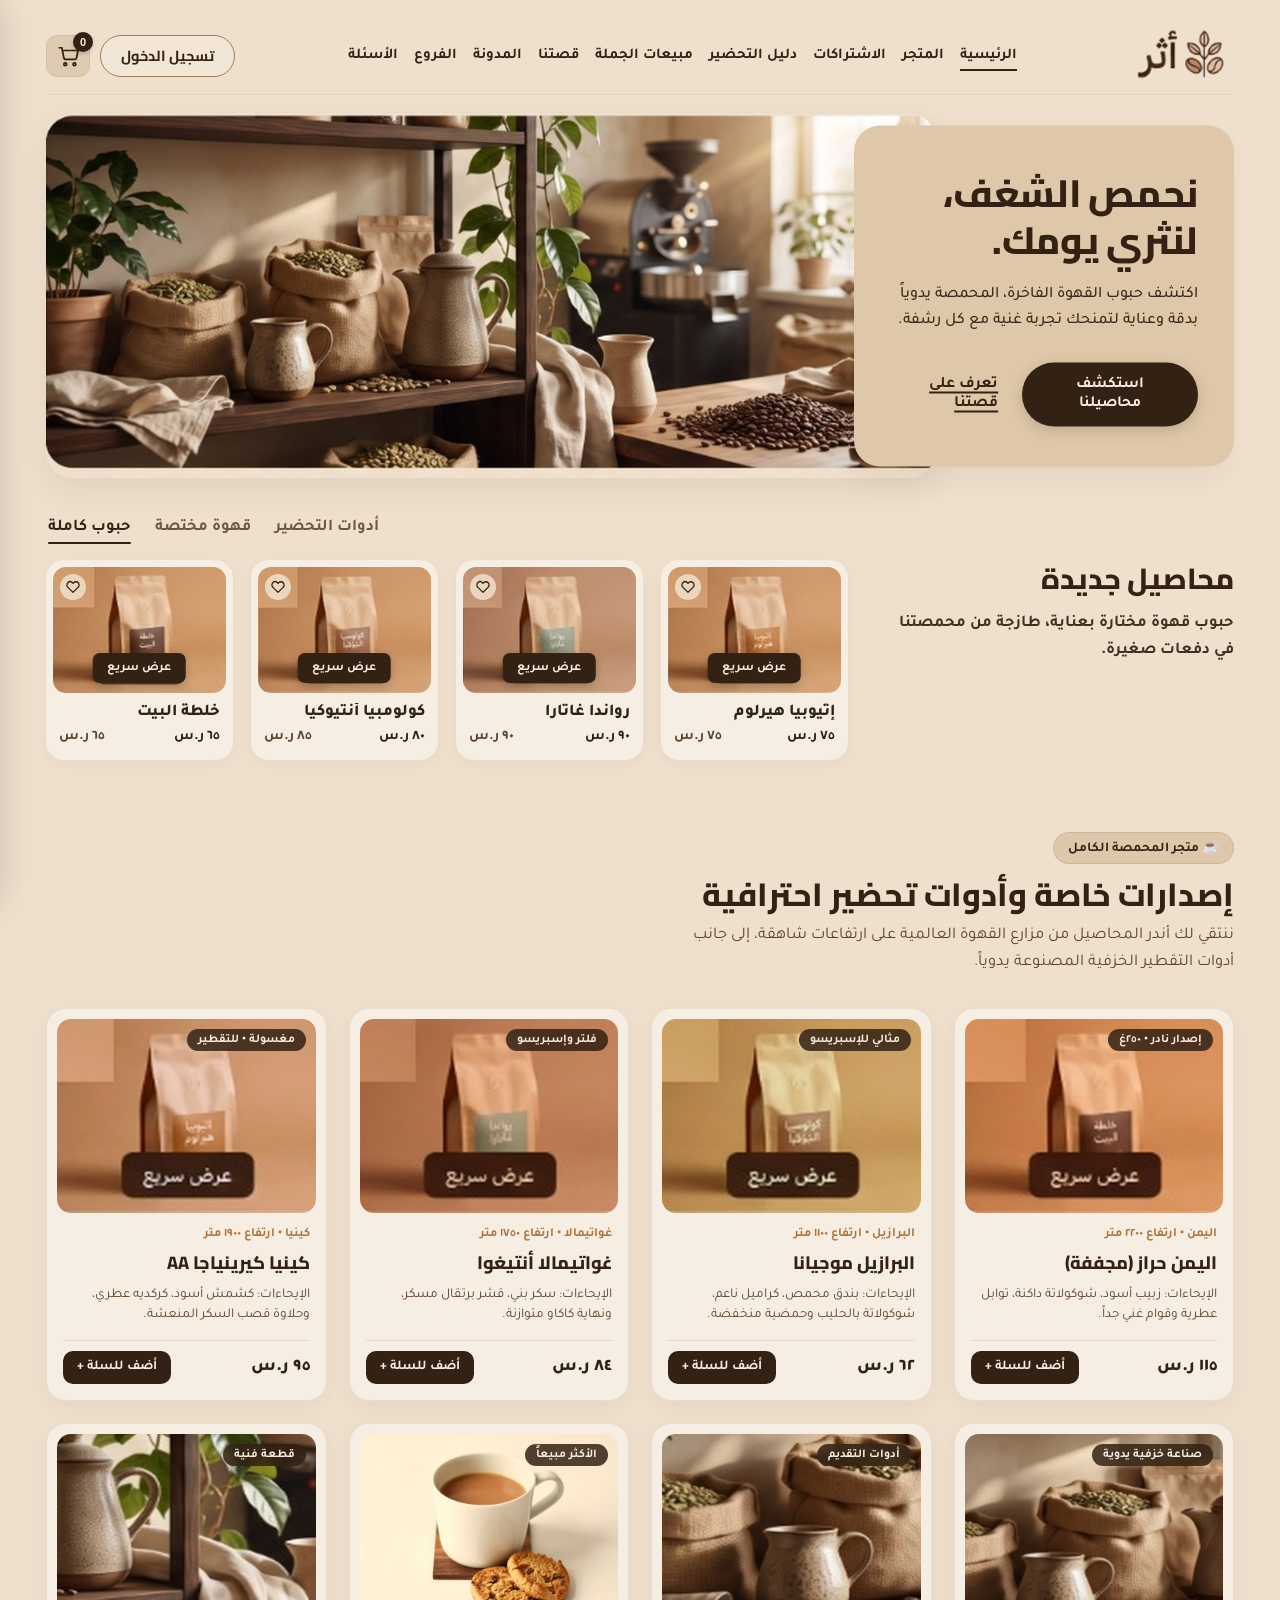
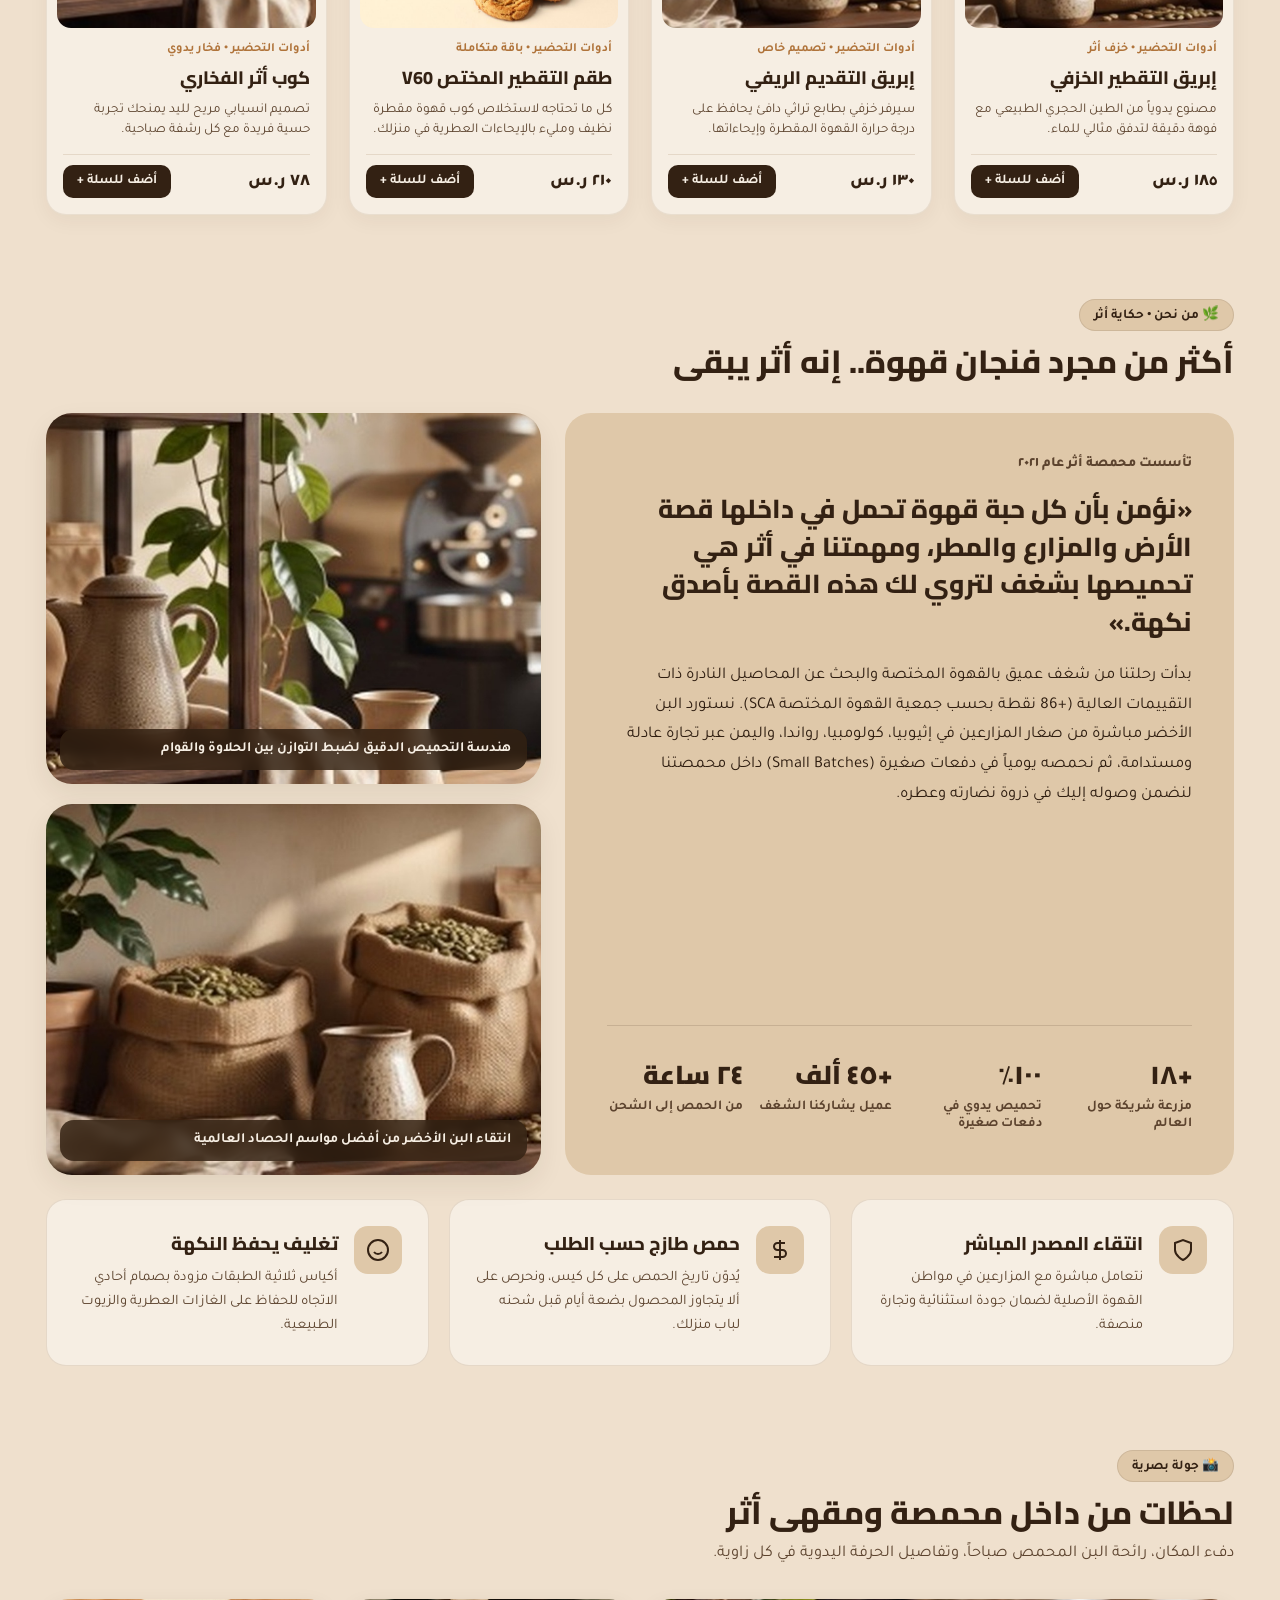
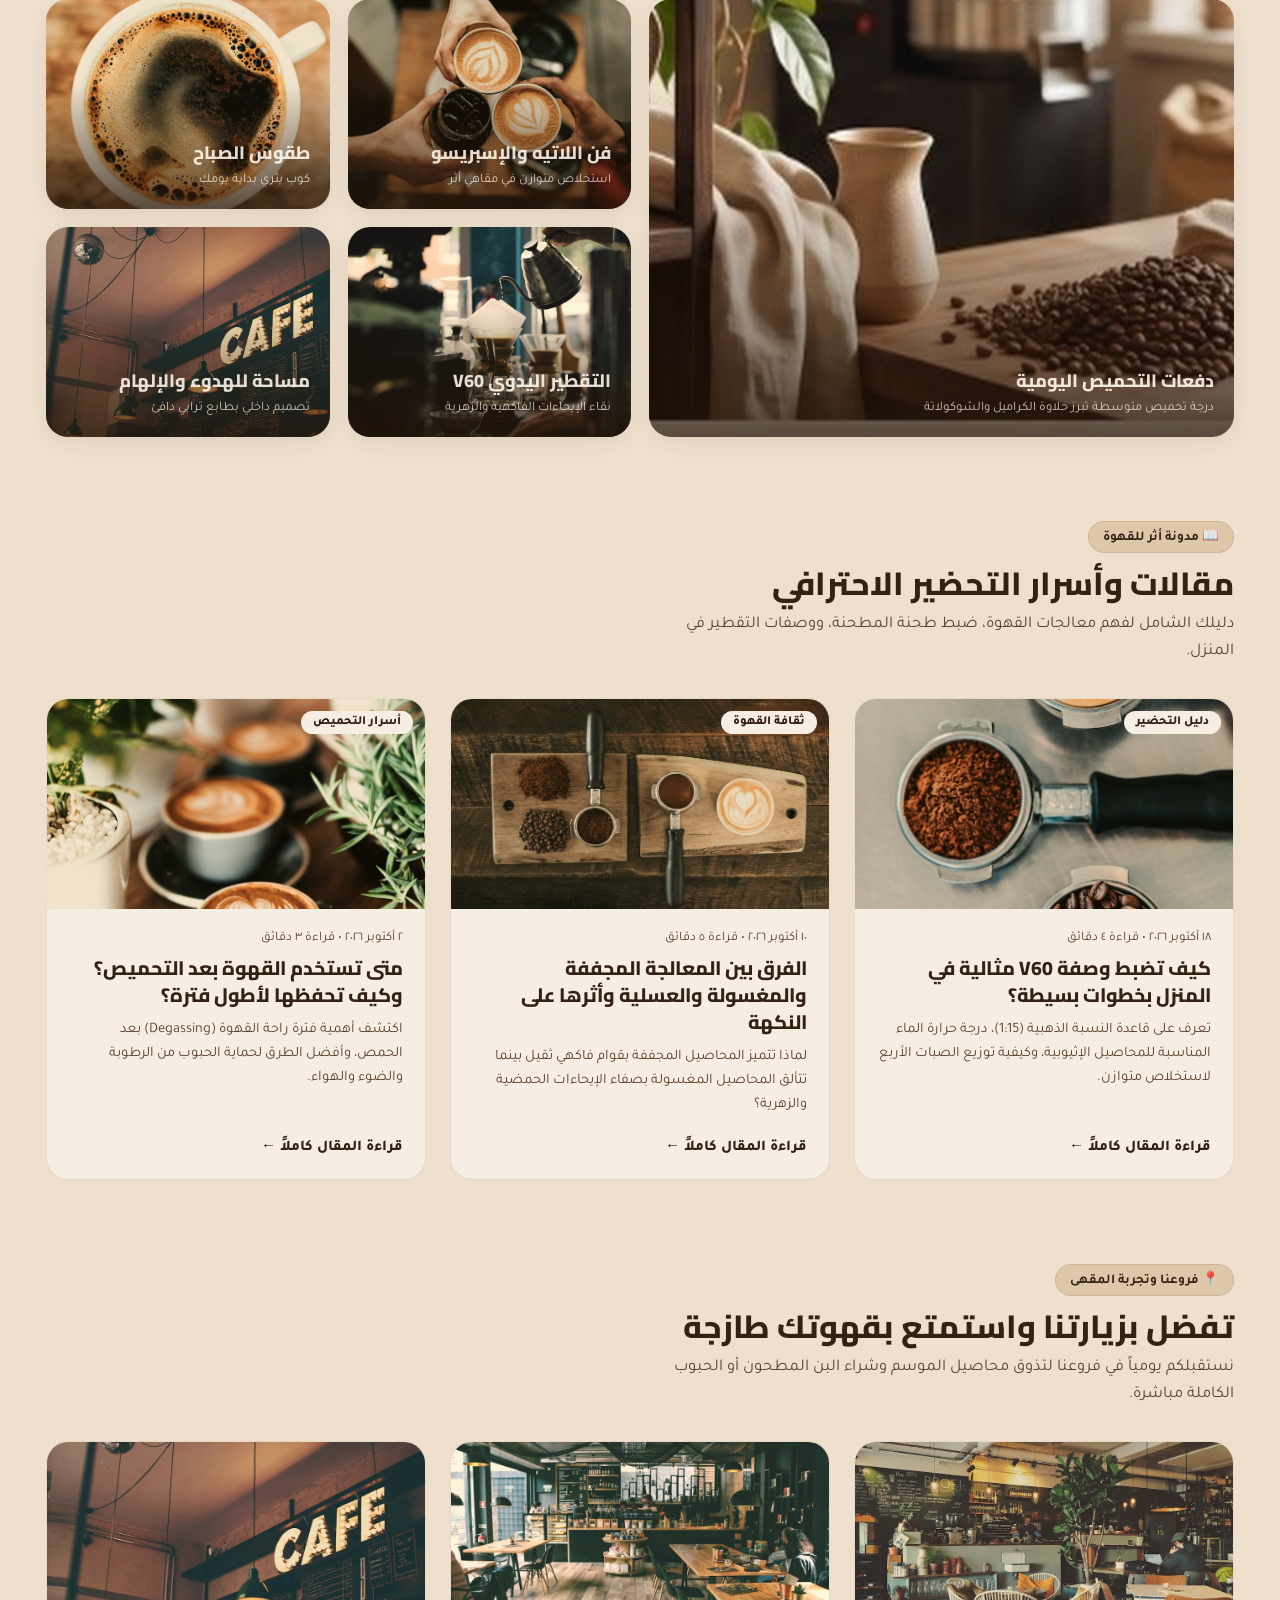
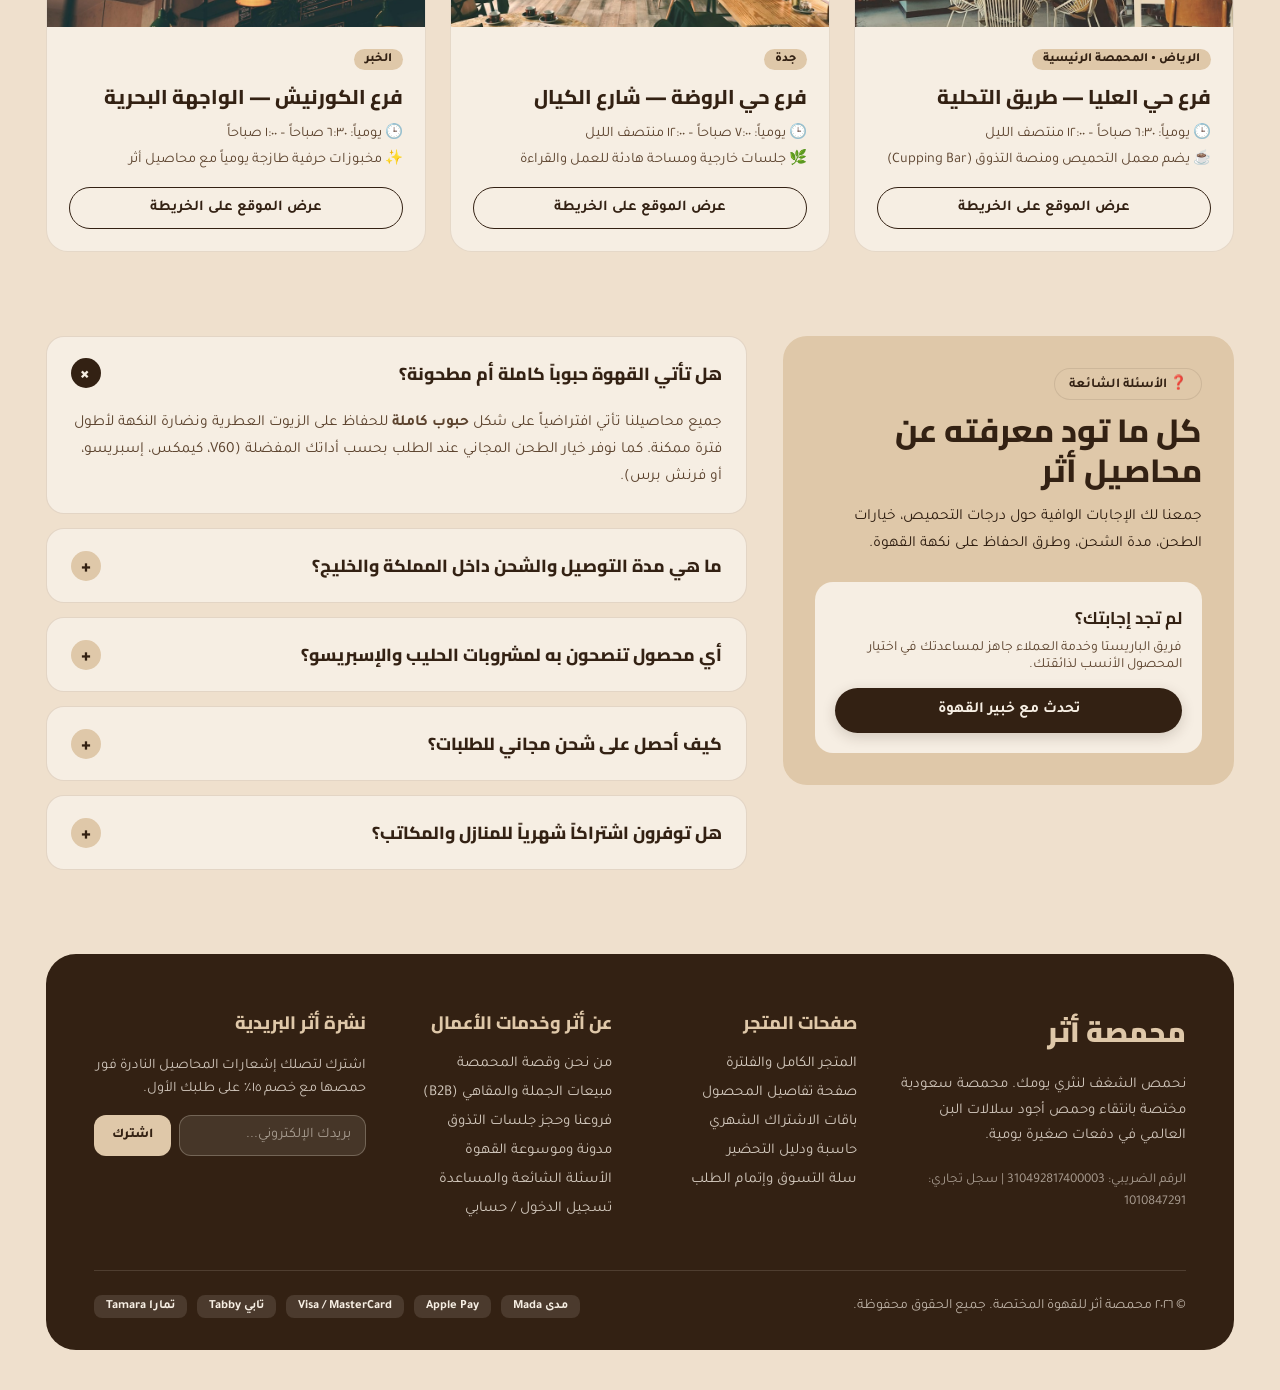
<file: index.html>
<!DOCTYPE html>
<html lang="ar" dir="rtl">
<head>
  <meta charset="UTF-8" />
  <meta name="viewport" content="width=device-width, initial-scale=1.0" />
  <title>أثر | محمصة القهوة المختصة</title>
  <link rel="preconnect" href="https://fonts.googleapis.com">
  <link rel="preconnect" href="https://fonts.gstatic.com" crossorigin>
  <link href="https://fonts.googleapis.com/css2?family=Cairo:wght@400;500;600;700;800;900&family=Tajawal:wght@400;500;700;800&display=swap" rel="stylesheet">
  <style>
    :root {
      --bg-page: #efe0cd;
      --bg-section-alt: #e7d4bc;
      --bg-hero-card: #dfc8a9;
      --bg-product-card: #f6eee3;
      --bg-icon-btn: #decbb2;
      --espresso: #332113;
      --espresso-hover: #4a311d;
      --text-main: #2e1d10;
      --text-muted: #5c432e;
      --border-subtle: #9e7d5d;
      --card-brown: #bb8255;
      --accent-gold: #b0743b;
      --radius-xl: 26px;
      --radius-lg: 18px;
      --radius-md: 12px;
      --transition: all 0.28s cubic-bezier(0.16, 1, 0.3, 1);
    }

    * {
      box-sizing: border-box;
      margin: 0;
      padding: 0;
    }

    html {
      scroll-behavior: smooth;
    }

    body {
      background-color: var(--bg-page);
      color: var(--text-main);
      font-family: 'Tajawal', 'Cairo', sans-serif;
      min-height: 100vh;
      overflow-x: hidden;
      -webkit-font-smoothing: antialiased;
    }

    .page-wrapper {
      max-width: 1280px;
      margin: 0 auto;
      padding: 18px 46px 40px;
    }

    /* ================= HEADER (TOP FOLD MATCH) ================= */
    .site-header {
      display: flex;
      align-items: center;
      justify-content: space-between;
      gap: 18px;
      margin-bottom: 18px;
      direction: ltr;
      position: sticky;
      top: 0;
      z-index: 50;
      background-color: rgba(239, 224, 205, 0.94);
      backdrop-filter: blur(10px);
      padding: 10px 0;
      border-bottom: 1px solid rgba(158, 125, 93, 0.14);
    }

    .header-actions {
      display: flex;
      align-items: center;
      gap: 10px;
      flex-shrink: 0;
    }

    .icon-btn {
      position: relative;
      width: 44px;
      height: 42px;
      border-radius: 12px;
      background-color: var(--bg-icon-btn);
      border: 1px solid rgba(51, 33, 19, 0.08);
      display: inline-flex;
      align-items: center;
      justify-content: center;
      color: var(--espresso);
      cursor: pointer;
      transition: var(--transition);
      flex-shrink: 0;
    }

    .icon-btn:hover {
      background-color: #d4bd9f;
      transform: translateY(-2px);
    }

    .cart-badge {
      position: absolute;
      top: -4px;
      right: -4px;
      width: 20px;
      height: 20px;
      border-radius: 50%;
      background-color: var(--espresso);
      color: #f6eee3;
      font-size: 11px;
      font-weight: 700;
      display: flex;
      align-items: center;
      justify-content: center;
      box-shadow: 0 2px 4px rgba(0,0,0,0.18);
      transition: transform 0.2s ease;
    }

    .login-btn {
      height: 42px;
      padding: 0 20px;
      border-radius: 999px;
      background: rgba(246, 238, 227, 0.45);
      border: 1.3px solid var(--border-subtle);
      color: var(--espresso);
      font-family: 'Cairo', 'Tajawal', sans-serif;
      font-size: 14.5px;
      font-weight: 700;
      line-height: 1;
      white-space: nowrap;
      cursor: pointer;
      transition: var(--transition);
      text-decoration: none;
      display: inline-flex;
      align-items: center;
      justify-content: center;
      text-align: center;
      gap: 6px;
      flex-shrink: 0;
    }

    .login-btn:hover {
      background: var(--espresso);
      color: #f6eee3;
      border-color: var(--espresso);
    }

    .main-nav {
      display: flex;
      align-items: center;
      justify-content: center;
      gap: 16px;
      direction: rtl;
      flex-wrap: nowrap;
    }

    .nav-link {
      text-decoration: none;
      color: var(--espresso);
      font-size: 15px;
      font-weight: 700;
      white-space: nowrap;
      position: relative;
      padding: 4px 0;
      transition: color 0.2s ease;
      flex-shrink: 0;
    }

    .nav-link::after {
      content: '';
      position: absolute;
      bottom: -2px;
      right: 0;
      width: 0;
      height: 2px;
      background-color: var(--espresso);
      transition: width 0.25s ease;
    }

    .nav-link:hover::after,
    .nav-link.active::after {
      width: 100%;
    }

    .brand-logo {
      display: inline-flex;
      align-items: center;
      text-decoration: none;
      transition: transform 0.2s ease;
      flex-shrink: 0;
    }

    .brand-logo:hover {
      transform: scale(1.02);
    }

    .brand-logo img {
      height: 56px;
      width: auto;
      display: block;
    }

    /* ================= HERO SECTION (EXACT REFERENCE MATCH) ================= */
    .hero-section {
      position: relative;
      display: flex;
      align-items: center;
      direction: ltr;
      margin-bottom: 34px;
    }

    .hero-image-container {
      width: 74.8%;
      height: 365px;
      border-radius: var(--radius-xl);
      overflow: hidden;
      box-shadow: 0 12px 32px rgba(51, 33, 19, 0.08);
      position: relative;
    }

    .hero-image-container img {
      width: 100%;
      height: 100%;
      object-fit: cover;
      object-position: left center;
      display: block;
      transition: transform 0.7s ease;
    }

    .hero-image-container:hover img {
      transform: scale(1.015);
    }

    .hero-card {
      position: absolute;
      right: 0;
      top: 50%;
      transform: translateY(-50%);
      width: 380px;
      background-color: var(--bg-hero-card);
      border-radius: var(--radius-xl);
      padding: 44px 36px 40px;
      direction: rtl;
      text-align: right;
      box-shadow: -8px 12px 28px rgba(51, 33, 19, 0.06);
      z-index: 2;
    }

    .hero-title {
      font-family: 'Cairo', sans-serif;
      font-size: 38px;
      font-weight: 800;
      line-height: 1.24;
      color: var(--espresso);
      margin-bottom: 18px;
      letter-spacing: -0.3px;
    }

    .hero-desc {
      font-size: 16px;
      font-weight: 500;
      line-height: 1.65;
      color: var(--text-main);
      margin-bottom: 28px;
      opacity: 0.92;
    }

    .hero-cta-group {
      display: flex;
      align-items: center;
      justify-content: flex-start;
      gap: 24px;
    }

    .btn-primary {
      background-color: var(--espresso);
      color: #f6eee3;
      border: none;
      border-radius: 999px;
      padding: 13px 26px;
      font-family: inherit;
      font-size: 15.5px;
      font-weight: 700;
      cursor: pointer;
      transition: var(--transition);
      box-shadow: 0 4px 14px rgba(51, 33, 19, 0.18);
      display: inline-flex;
      align-items: center;
      justify-content: center;
      gap: 8px;
      text-decoration: none;
    }

    .btn-primary:hover {
      background-color: var(--espresso-hover);
      transform: translateY(-2px);
      box-shadow: 0 6px 18px rgba(51, 33, 19, 0.26);
    }

    .btn-outline {
      background-color: transparent;
      color: var(--espresso);
      border: 1.5px solid var(--espresso);
      border-radius: 999px;
      padding: 11px 24px;
      font-family: inherit;
      font-size: 15px;
      font-weight: 700;
      cursor: pointer;
      transition: var(--transition);
    }

    .btn-outline:hover {
      background-color: var(--espresso);
      color: #f6eee3;
    }

    .link-underlined {
      color: var(--espresso);
      font-size: 16px;
      font-weight: 700;
      text-decoration: underline;
      text-underline-offset: 5px;
      text-decoration-thickness: 1.5px;
      cursor: pointer;
      transition: opacity 0.2s ease;
    }

    .link-underlined:hover {
      opacity: 0.75;
    }

    /* ================= SHOWCASE SECTION (EXACT REFERENCE FOLD) ================= */
    .showcase-section {
      direction: ltr;
      display: grid;
      grid-template-columns: 67.5% 1fr;
      gap: 36px;
      align-items: start;
      margin-bottom: 72px;
    }

    .tabs-bar {
      display: flex;
      align-items: center;
      gap: 24px;
      margin-bottom: 16px;
      padding-left: 2px;
    }

    .tab-btn {
      background: none;
      border: none;
      font-family: inherit;
      font-size: 16.5px;
      font-weight: 700;
      color: #6f563f;
      cursor: pointer;
      padding: 6px 0;
      position: relative;
      transition: color 0.2s ease;
    }

    .tab-btn:hover {
      color: var(--espresso);
    }

    .tab-btn.active {
      color: var(--espresso);
    }

    .tab-btn.active::after {
      content: '';
      position: absolute;
      bottom: 0;
      left: 0;
      right: 0;
      height: 2.2px;
      background-color: var(--espresso);
      border-radius: 2px;
    }

    .products-grid {
      display: grid;
      grid-template-columns: repeat(4, 1fr);
      gap: 18px;
    }

    .product-card {
      background-color: var(--bg-product-card);
      border-radius: var(--radius-lg);
      padding: 7px 7px 14px;
      box-shadow: 0 4px 16px rgba(51, 33, 19, 0.04);
      transition: var(--transition);
      display: flex;
      flex-direction: column;
    }

    .product-card:hover {
      transform: translateY(-5px);
      box-shadow: 0 14px 28px rgba(51, 33, 19, 0.11);
    }

    .product-thumb {
      position: relative;
      width: 100%;
      aspect-ratio: 136 / 99;
      border-radius: 13px;
      overflow: hidden;
      background-color: var(--card-brown);
      margin-bottom: 10px;
    }

    .product-thumb img {
      width: 100%;
      height: 100%;
      object-fit: cover;
      display: block;
      transition: transform 0.45s ease;
    }

    .product-card:hover .product-thumb img {
      transform: scale(1.05);
    }

    .wishlist-btn {
      position: absolute;
      top: 7px;
      left: 7px;
      width: 26px;
      height: 26px;
      border-radius: 50%;
      background-color: rgba(240, 224, 203, 0.85);
      backdrop-filter: blur(2px);
      border: none;
      display: flex;
      align-items: center;
      justify-content: center;
      color: var(--espresso);
      cursor: pointer;
      z-index: 3;
      transition: var(--transition);
    }

    .wishlist-btn:hover {
      transform: scale(1.12);
      background-color: #f6eee3;
    }

    .wishlist-btn.liked {
      color: #b91c1c;
      background-color: #fde8e8;
    }

    .wishlist-btn.liked svg {
      fill: #b91c1c;
    }

    .quick-view-btn {
      position: absolute;
      bottom: 7.5%;
      left: 50%;
      transform: translateX(-50%);
      width: 53.5%;
      height: 24.5%;
      display: flex;
      align-items: center;
      justify-content: center;
      background-color: var(--espresso);
      color: #f6eee3;
      border: none;
      border-radius: 7px;
      padding: 0;
      font-family: inherit;
      font-size: 12.5px;
      font-weight: 700;
      white-space: nowrap;
      cursor: pointer;
      z-index: 3;
      transition: var(--transition);
      box-shadow: 0 3px 8px rgba(0, 0, 0, 0.22);
    }

    .quick-view-btn:hover {
      background-color: var(--espresso-hover);
      transform: translateX(-50%) scale(1.05);
    }

    .product-info {
      padding: 0 6px;
      direction: rtl;
    }

    .product-title {
      font-size: 16.5px;
      font-weight: 800;
      color: var(--espresso);
      text-align: right;
      margin-bottom: 6px;
      white-space: nowrap;
      overflow: hidden;
      text-overflow: ellipsis;
    }

    .product-prices {
      display: flex;
      align-items: center;
      justify-content: space-between;
      direction: rtl;
      font-size: 14.5px;
      font-weight: 700;
      color: var(--text-main);
    }

    .price-secondary {
      color: var(--text-muted);
      font-weight: 600;
    }

    .section-intro {
      direction: rtl;
      text-align: right;
      padding-top: 48px;
      padding-left: 12px;
    }

    .section-title {
      font-family: 'Cairo', sans-serif;
      font-size: 29px;
      font-weight: 800;
      color: var(--espresso);
      margin-bottom: 12px;
      line-height: 1.3;
    }

    .section-subtitle {
      font-size: 16.5px;
      font-weight: 600;
      line-height: 1.68;
      color: var(--text-main);
      opacity: 0.9;
    }

    /* ================= COMMON SECTION HEADERS ================= */
    .block-section {
      margin-bottom: 84px;
      direction: rtl;
    }

    .section-header-bar {
      display: flex;
      align-items: flex-end;
      justify-content: space-between;
      margin-bottom: 32px;
      flex-wrap: wrap;
      gap: 16px;
    }

    .badge-pill {
      display: inline-flex;
      align-items: center;
      gap: 6px;
      background-color: var(--bg-hero-card);
      color: var(--espresso);
      padding: 5px 14px;
      border-radius: 999px;
      font-size: 13.5px;
      font-weight: 700;
      margin-bottom: 10px;
      border: 1px solid rgba(51, 33, 19, 0.1);
    }

    .heading-lg {
      font-family: 'Cairo', sans-serif;
      font-size: 32px;
      font-weight: 800;
      color: var(--espresso);
      line-height: 1.25;
    }

    .subtext-lg {
      font-size: 16.5px;
      color: var(--text-muted);
      max-width: 580px;
      line-height: 1.65;
      margin-top: 8px;
    }

    /* ================= EXTENDED CATALOG (MORE PRODUCTS & TOOLS) ================= */
    .catalog-grid {
      display: grid;
      grid-template-columns: repeat(4, 1fr);
      gap: 22px;
    }

    .catalog-card {
      background-color: var(--bg-product-card);
      border-radius: 20px;
      padding: 10px 10px 16px;
      box-shadow: 0 6px 20px rgba(51, 33, 19, 0.05);
      transition: var(--transition);
      display: flex;
      flex-direction: column;
      border: 1px solid rgba(158, 125, 93, 0.15);
    }

    .catalog-card:hover {
      transform: translateY(-6px);
      box-shadow: 0 16px 32px rgba(51, 33, 19, 0.12);
    }

    .catalog-thumb {
      position: relative;
      aspect-ratio: 4 / 3;
      border-radius: 14px;
      overflow: hidden;
      background-color: var(--card-brown);
      margin-bottom: 14px;
    }

    .catalog-thumb img {
      width: 100%;
      height: 100%;
      object-fit: cover;
      transition: transform 0.5s ease;
    }

    .catalog-card:hover .catalog-thumb img {
      transform: scale(1.06);
    }

    .roast-tag {
      position: absolute;
      top: 10px;
      right: 10px;
      background: rgba(51, 33, 19, 0.85);
      backdrop-filter: blur(4px);
      color: #f6eee3;
      padding: 4px 11px;
      border-radius: 999px;
      font-size: 12px;
      font-weight: 700;
    }

    .catalog-body {
      padding: 0 6px;
      display: flex;
      flex-direction: column;
      flex: 1;
    }

    .catalog-origin {
      font-size: 12.5px;
      font-weight: 700;
      color: var(--accent-gold);
      margin-bottom: 4px;
    }

    .catalog-title {
      font-family: 'Cairo', sans-serif;
      font-size: 18px;
      font-weight: 800;
      color: var(--espresso);
      margin-bottom: 6px;
    }

    .catalog-notes {
      font-size: 13.5px;
      color: var(--text-muted);
      margin-bottom: 14px;
      line-height: 1.5;
    }

    .catalog-footer {
      margin-top: auto;
      display: flex;
      align-items: center;
      justify-content: space-between;
      padding-top: 10px;
      border-top: 1px solid rgba(158, 125, 93, 0.2);
    }

    .catalog-price {
      font-size: 18px;
      font-weight: 800;
      color: var(--espresso);
    }

    .add-cart-sm {
      background-color: var(--espresso);
      color: #f6eee3;
      border: none;
      border-radius: 10px;
      padding: 8px 14px;
      font-family: inherit;
      font-size: 13.5px;
      font-weight: 700;
      cursor: pointer;
      display: inline-flex;
      align-items: center;
      gap: 6px;
      transition: var(--transition);
    }

    .add-cart-sm:hover {
      background-color: var(--espresso-hover);
      transform: scale(1.04);
    }

    /* ================= ABOUT US / STORY BENTO SECTION (من نحن وقصتنا) ================= */
    .about-bento {
      display: grid;
      grid-template-columns: 1.15fr 0.85fr;
      gap: 24px;
      margin-bottom: 24px;
    }

    .about-main-card {
      background-color: var(--bg-hero-card);
      border-radius: var(--radius-xl);
      padding: 42px;
      display: flex;
      flex-direction: column;
      justify-content: space-between;
      position: relative;
      overflow: hidden;
    }

    .about-quote {
      font-family: 'Cairo', sans-serif;
      font-size: 26px;
      font-weight: 800;
      color: var(--espresso);
      line-height: 1.45;
      margin: 16px 0 20px;
    }

    .about-text {
      font-size: 16.5px;
      line-height: 1.8;
      color: var(--text-main);
      margin-bottom: 28px;
    }

    .stats-row {
      display: grid;
      grid-template-columns: repeat(4, 1fr);
      gap: 14px;
      padding-top: 24px;
      border-top: 1px solid rgba(51, 33, 19, 0.14);
    }

    .stat-item h4 {
      font-family: 'Cairo', sans-serif;
      font-size: 26px;
      font-weight: 900;
      color: var(--espresso);
    }

    .stat-item p {
      font-size: 13.5px;
      font-weight: 700;
      color: var(--text-muted);
    }

    .about-photos-col {
      display: grid;
      grid-template-rows: 1fr 1fr;
      gap: 20px;
    }

    .story-photo-card {
      position: relative;
      border-radius: var(--radius-xl);
      overflow: hidden;
      min-height: 210px;
      box-shadow: 0 10px 26px rgba(51, 33, 19, 0.08);
    }

    .story-photo-card img {
      width: 100%;
      height: 100%;
      object-fit: cover;
      display: block;
      transition: transform 0.6s ease;
    }

    .story-photo-card:hover img {
      transform: scale(1.05);
    }

    .story-photo-caption {
      position: absolute;
      bottom: 14px;
      right: 14px;
      left: 14px;
      background: rgba(51, 33, 19, 0.82);
      backdrop-filter: blur(6px);
      color: #f6eee3;
      padding: 12px 16px;
      border-radius: 14px;
      font-size: 14px;
      font-weight: 700;
    }

    /* Values 3-column strip */
    .values-grid {
      display: grid;
      grid-template-columns: repeat(3, 1fr);
      gap: 20px;
    }

    .value-card {
      background-color: var(--bg-product-card);
      border-radius: 20px;
      padding: 26px;
      border: 1px solid rgba(158, 125, 93, 0.2);
      display: flex;
      gap: 16px;
      align-items: flex-start;
    }

    .value-icon {
      width: 48px;
      height: 48px;
      border-radius: 14px;
      background-color: var(--bg-hero-card);
      color: var(--espresso);
      display: flex;
      align-items: center;
      justify-content: center;
      flex-shrink: 0;
    }

    .value-card h3 {
      font-family: 'Cairo', sans-serif;
      font-size: 18.5px;
      font-weight: 800;
      color: var(--espresso);
      margin-bottom: 6px;
    }

    .value-card p {
      font-size: 14.5px;
      line-height: 1.65;
      color: var(--text-muted);
    }

    /* ================= PHOTO GALLERY SECTION (معرض الصور الحي) ================= */
    .gallery-bento {
      display: grid;
      grid-template-columns: repeat(12, 1fr);
      grid-auto-rows: 210px;
      gap: 18px;
    }

    .gallery-item {
      position: relative;
      border-radius: 22px;
      overflow: hidden;
      cursor: pointer;
      box-shadow: 0 6px 20px rgba(51, 33, 19, 0.08);
    }

    .gallery-item.span-6 { grid-column: span 6; grid-row: span 2; }
    .gallery-item.span-3 { grid-column: span 3; grid-row: span 1; }
    .gallery-item.span-4 { grid-column: span 4; grid-row: span 1; }

    .gallery-item img {
      width: 100%;
      height: 100%;
      object-fit: cover;
      display: block;
      transition: transform 0.55s ease;
    }

    .gallery-item:hover img {
      transform: scale(1.07);
    }

    .gallery-overlay {
      position: absolute;
      inset: 0;
      background: linear-gradient(to top, rgba(35, 21, 10, 0.8) 0%, rgba(35, 21, 10, 0) 60%);
      display: flex;
      flex-direction: column;
      justify-content: flex-end;
      padding: 20px;
      color: #f6eee3;
      opacity: 0.92;
      transition: opacity 0.3s ease;
    }

    .gallery-overlay h4 {
      font-family: 'Cairo', sans-serif;
      font-size: 18px;
      font-weight: 800;
      margin-bottom: 4px;
    }

    .gallery-overlay span {
      font-size: 13px;
      opacity: 0.85;
    }

    /* ================= BLOG SECTION (مدونة أثر) ================= */
    .blog-grid {
      display: grid;
      grid-template-columns: repeat(3, 1fr);
      gap: 24px;
    }

    .blog-card {
      background-color: var(--bg-product-card);
      border-radius: 22px;
      overflow: hidden;
      border: 1px solid rgba(158, 125, 93, 0.18);
      transition: var(--transition);
      display: flex;
      flex-direction: column;
    }

    .blog-card:hover {
      transform: translateY(-6px);
      box-shadow: 0 16px 34px rgba(51, 33, 19, 0.11);
    }

    .blog-img-wrap {
      height: 210px;
      overflow: hidden;
      position: relative;
    }

    .blog-img-wrap img {
      width: 100%;
      height: 100%;
      object-fit: cover;
      transition: transform 0.5s ease;
    }

    .blog-card:hover .blog-img-wrap img {
      transform: scale(1.06);
    }

    .blog-cat-badge {
      position: absolute;
      top: 12px;
      right: 12px;
      background: var(--bg-product-card);
      color: var(--espresso);
      padding: 4px 12px;
      border-radius: 999px;
      font-size: 12.5px;
      font-weight: 800;
    }

    .blog-content {
      padding: 22px;
      display: flex;
      flex-direction: column;
      flex: 1;
    }

    .blog-meta {
      font-size: 13px;
      color: var(--text-muted);
      margin-bottom: 8px;
    }

    .blog-title {
      font-family: 'Cairo', sans-serif;
      font-size: 19.5px;
      font-weight: 800;
      color: var(--espresso);
      line-height: 1.4;
      margin-bottom: 10px;
    }

    .blog-excerpt {
      font-size: 14.5px;
      color: var(--text-muted);
      line-height: 1.65;
      margin-bottom: 18px;
    }

    .blog-read-btn {
      margin-top: auto;
      background: none;
      border: none;
      color: var(--espresso);
      font-family: inherit;
      font-size: 15px;
      font-weight: 800;
      cursor: pointer;
      display: inline-flex;
      align-items: center;
      gap: 6px;
      padding: 0;
    }

    /* ================= BRANCHES & LOCATIONS (فروعنا والموقع) ================= */
    .branches-grid {
      display: grid;
      grid-template-columns: repeat(3, 1fr);
      gap: 24px;
    }

    .branch-card {
      background-color: var(--bg-product-card);
      border-radius: 22px;
      overflow: hidden;
      border: 1px solid rgba(158, 125, 93, 0.2);
      transition: var(--transition);
    }

    .branch-card:hover {
      transform: translateY(-4px);
      box-shadow: 0 12px 26px rgba(51, 33, 19, 0.09);
    }

    .branch-img {
      height: 185px;
      width: 100%;
      object-fit: cover;
      display: block;
    }

    .branch-body {
      padding: 22px;
    }

    .branch-city {
      display: inline-block;
      background: var(--bg-hero-card);
      color: var(--espresso);
      font-size: 12.5px;
      font-weight: 800;
      padding: 3px 11px;
      border-radius: 999px;
      margin-bottom: 8px;
    }

    .branch-body h3 {
      font-family: 'Cairo', sans-serif;
      font-size: 20px;
      font-weight: 800;
      color: var(--espresso);
      margin-bottom: 8px;
    }

    .branch-detail {
      font-size: 14.5px;
      color: var(--text-muted);
      margin-bottom: 6px;
      display: flex;
      align-items: center;
      gap: 8px;
    }

    /* ================= FAQ SECTION (الأسئلة الشائعة) ================= */
    .faq-layout {
      display: grid;
      grid-template-columns: 0.9fr 1.4fr;
      gap: 36px;
      align-items: start;
    }

    .faq-side-card {
      background-color: var(--bg-hero-card);
      border-radius: 24px;
      padding: 32px;
    }

    .faq-list {
      display: flex;
      flex-direction: column;
      gap: 14px;
    }

    .faq-item {
      background-color: var(--bg-product-card);
      border-radius: 18px;
      border: 1px solid rgba(158, 125, 93, 0.22);
      overflow: hidden;
      transition: var(--transition);
    }

    .faq-question {
      width: 100%;
      background: none;
      border: none;
      padding: 20px 24px;
      text-align: right;
      font-family: 'Cairo', sans-serif;
      font-size: 17.5px;
      font-weight: 800;
      color: var(--espresso);
      cursor: pointer;
      display: flex;
      align-items: center;
      justify-content: space-between;
      gap: 16px;
    }

    .faq-icon {
      width: 30px;
      height: 30px;
      border-radius: 50%;
      background: var(--bg-hero-card);
      display: flex;
      align-items: center;
      justify-content: center;
      font-size: 18px;
      transition: transform 0.25s ease, background-color 0.25s ease;
      flex-shrink: 0;
    }

    .faq-item.open .faq-icon {
      transform: rotate(45deg);
      background: var(--espresso);
      color: #f6eee3;
    }

    .faq-answer {
      max-height: 0;
      overflow: hidden;
      transition: max-height 0.32s ease, padding 0.32s ease;
      padding: 0 24px;
      font-size: 15.5px;
      line-height: 1.75;
      color: var(--text-muted);
    }

    .faq-item.open .faq-answer {
      max-height: 260px;
      padding: 0 24px 22px;
    }

    /* ================= FOOTER ================= */
    .site-footer {
      background-color: var(--espresso);
      color: #f6eee3;
      border-radius: 30px;
      padding: 52px 48px 32px;
      direction: rtl;
      margin-top: 40px;
    }

    .footer-top {
      display: grid;
      grid-template-columns: 1.4fr 1fr 1fr 1.3fr;
      gap: 36px;
      padding-bottom: 36px;
      border-bottom: 1px solid rgba(246, 238, 227, 0.14);
    }

    .footer-brand p {
      font-size: 15px;
      line-height: 1.7;
      color: rgba(246, 238, 227, 0.8);
      margin: 14px 0 20px;
    }

    .footer-col h4 {
      font-family: 'Cairo', sans-serif;
      font-size: 18px;
      font-weight: 800;
      margin-bottom: 16px;
      color: var(--bg-hero-card);
    }

    .footer-links {
      list-style: none;
      display: flex;
      flex-direction: column;
      gap: 10px;
    }

    .footer-links a {
      color: rgba(246, 238, 227, 0.82);
      text-decoration: none;
      font-size: 15px;
      transition: color 0.2s ease;
    }

    .footer-links a:hover {
      color: #ffffff;
    }

    .newsletter-form {
      display: flex;
      gap: 8px;
      margin-top: 14px;
    }

    .newsletter-input {
      flex: 1;
      background: rgba(246, 238, 227, 0.1);
      border: 1px solid rgba(246, 238, 227, 0.25);
      border-radius: 12px;
      padding: 11px 14px;
      color: #f6eee3;
      font-family: inherit;
      font-size: 14.5px;
    }

    .newsletter-input::placeholder {
      color: rgba(246, 238, 227, 0.55);
    }

    .newsletter-btn {
      background: var(--bg-hero-card);
      color: var(--espresso);
      border: none;
      border-radius: 12px;
      padding: 0 18px;
      font-family: inherit;
      font-weight: 800;
      cursor: pointer;
      transition: var(--transition);
    }

    .newsletter-btn:hover {
      background: #f6eee3;
    }

    .footer-bottom {
      padding-top: 24px;
      display: flex;
      align-items: center;
      justify-content: space-between;
      flex-wrap: wrap;
      gap: 16px;
      font-size: 14px;
      color: rgba(246, 238, 227, 0.7);
    }

    .payment-badges {
      display: flex;
      gap: 10px;
      flex-wrap: wrap;
    }

    .pay-pill {
      background: rgba(246, 238, 227, 0.12);
      padding: 4px 12px;
      border-radius: 8px;
      font-size: 12.5px;
      font-weight: 700;
      color: #f6eee3;
    }

    /* ================= MODALS (QUICK VIEW, LOGIN/REGISTER, CART DRAWER) ================= */
    .modal-backdrop {
      position: fixed;
      inset: 0;
      background: rgba(34, 21, 11, 0.6);
      backdrop-filter: blur(5px);
      display: flex;
      align-items: center;
      justify-content: center;
      z-index: 100;
      opacity: 0;
      pointer-events: none;
      transition: opacity 0.25s ease;
      padding: 20px;
    }

    .modal-backdrop.open {
      opacity: 1;
      pointer-events: auto;
    }

    .modal-box {
      background: var(--bg-product-card);
      border-radius: 26px;
      max-width: 540px;
      width: 100%;
      padding: 30px;
      direction: rtl;
      text-align: right;
      box-shadow: 0 24px 48px rgba(0,0,0,0.28);
      transform: translateY(16px) scale(0.97);
      transition: var(--transition);
      border: 1px solid rgba(158, 125, 93, 0.3);
      max-height: 90vh;
      overflow-y: auto;
    }

    .modal-backdrop.open .modal-box {
      transform: translateY(0) scale(1);
    }

    .modal-header {
      display: flex;
      align-items: center;
      justify-content: space-between;
      margin-bottom: 20px;
    }

    .modal-close {
      width: 36px;
      height: 36px;
      border-radius: 50%;
      border: none;
      background: var(--bg-icon-btn);
      color: var(--espresso);
      font-size: 20px;
      cursor: pointer;
      display: flex;
      align-items: center;
      justify-content: center;
    }

    .modal-product-layout {
      display: grid;
      grid-template-columns: 185px 1fr;
      gap: 20px;
      align-items: center;
    }

    .modal-product-img {
      width: 100%;
      border-radius: 16px;
      background: var(--card-brown);
    }

    .notes-badges {
      display: flex;
      flex-wrap: wrap;
      gap: 8px;
      margin: 10px 0 14px;
    }

    .note-badge {
      background: var(--bg-hero-card);
      color: var(--espresso);
      padding: 4px 12px;
      border-radius: 999px;
      font-size: 13px;
      font-weight: 700;
    }

    .grind-selector {
      margin-bottom: 16px;
    }

    .grind-selector label {
      display: block;
      font-size: 13.5px;
      font-weight: 700;
      margin-bottom: 6px;
      color: var(--text-muted);
    }

    .grind-select {
      width: 100%;
      padding: 9px 12px;
      border-radius: 10px;
      border: 1px solid var(--border-subtle);
      background: var(--bg-page);
      font-family: inherit;
      font-size: 14px;
      font-weight: 700;
      color: var(--espresso);
    }

    /* Login / Register Form Styles */
    .auth-tabs {
      display: grid;
      grid-template-columns: 1fr 1fr;
      background: var(--bg-page);
      padding: 5px;
      border-radius: 14px;
      margin-bottom: 22px;
    }

    .auth-tab {
      background: none;
      border: none;
      padding: 10px;
      border-radius: 10px;
      font-family: inherit;
      font-size: 15px;
      font-weight: 800;
      color: var(--text-muted);
      cursor: pointer;
      transition: var(--transition);
    }

    .auth-tab.active {
      background: var(--espresso);
      color: #f6eee3;
    }

    .form-group {
      margin-bottom: 16px;
    }

    .form-group label {
      display: block;
      font-size: 14px;
      font-weight: 700;
      color: var(--espresso);
      margin-bottom: 6px;
    }

    .form-input {
      width: 100%;
      padding: 12px 14px;
      border-radius: 12px;
      border: 1.2px solid rgba(158, 125, 93, 0.45);
      background: #ffffff;
      font-family: inherit;
      font-size: 15px;
      color: var(--espresso);
      outline: none;
      transition: border-color 0.2s ease;
    }

    .form-input:focus {
      border-color: var(--espresso);
    }

    /* Slide-over Cart Drawer */
    .cart-drawer {
      position: fixed;
      top: 0;
      left: 0;
      height: 100vh;
      width: 390px;
      max-width: 92vw;
      background: var(--bg-product-card);
      z-index: 120;
      box-shadow: 12px 0 36px rgba(0,0,0,0.22);
      transform: translateX(-105%);
      transition: transform 0.32s cubic-bezier(0.16, 1, 0.3, 1);
      display: flex;
      flex-direction: column;
      direction: rtl;
      padding: 24px;
    }

    .cart-drawer.open {
      transform: translateX(0);
    }

    .cart-items-list {
      flex: 1;
      overflow-y: auto;
      display: flex;
      flex-direction: column;
      gap: 14px;
      margin: 16px 0;
    }

    .cart-item-row {
      display: flex;
      align-items: center;
      gap: 12px;
      background: var(--bg-page);
      padding: 10px;
      border-radius: 14px;
    }

    .cart-item-row img {
      width: 62px;
      height: 52px;
      object-fit: cover;
      border-radius: 10px;
    }

    .cart-item-info {
      flex: 1;
    }

    .cart-item-info h5 {
      font-size: 15px;
      font-weight: 800;
      color: var(--espresso);
    }

    .cart-item-info span {
      font-size: 13px;
      color: var(--text-muted);
    }

    .qty-controls {
      display: flex;
      align-items: center;
      gap: 8px;
    }

    .qty-btn {
      width: 26px;
      height: 26px;
      border-radius: 7px;
      border: none;
      background: var(--bg-hero-card);
      color: var(--espresso);
      font-weight: 800;
      cursor: pointer;
    }

    .toast {
      position: fixed;
      bottom: 24px;
      left: 24px;
      background: var(--espresso);
      color: #f6eee3;
      padding: 13px 22px;
      border-radius: 14px;
      font-size: 14.5px;
      font-weight: 700;
      box-shadow: 0 10px 25px rgba(0,0,0,0.22);
      transform: translateY(80px);
      opacity: 0;
      transition: var(--transition);
      z-index: 200;
    }

    .toast.show {
      transform: translateY(0);
      opacity: 1;
    }

    /* Mobile Hamburger Button (Hidden on Desktop) */
    .mobile-menu-btn {
      display: none;
      width: 42px;
      height: 42px;
      border-radius: 12px;
      background-color: var(--bg-icon-btn);
      border: 1px solid rgba(51, 33, 19, 0.1);
      align-items: center;
      justify-content: center;
      color: var(--espresso);
      cursor: pointer;
      transition: var(--transition);
      flex-shrink: 0;
    }

    .mobile-menu-btn:hover {
      background-color: #d4bd9f;
    }

    /* Responsive adjustments across all devices */
    @media (max-width: 1140px) {
      .page-wrapper { padding: 16px 24px 40px; }
      .main-nav { gap: 13px; }
      .nav-link { font-size: 14px; }
      .hero-card { width: 350px; padding: 34px 28px; }
      .hero-title { font-size: 33px; }
    }

    @media (max-width: 992px) {
      .site-header {
        flex-wrap: wrap;
        gap: 12px;
        padding: 10px 0;
      }
      .mobile-menu-btn {
        display: inline-flex;
      }
      .main-nav {
        order: 3;
        width: 100%;
        display: none;
        flex-direction: column;
        align-items: stretch;
        background-color: var(--bg-product-card);
        border-radius: 18px;
        padding: 12px;
        border: 1px solid rgba(158, 125, 93, 0.25);
        box-shadow: 0 14px 30px rgba(51, 33, 19, 0.12);
        gap: 4px;
        margin-top: 4px;
      }
      .main-nav.mobile-open {
        display: flex;
      }
      .nav-link {
        padding: 10px 14px;
        border-radius: 10px;
        font-size: 15px;
        width: 100%;
        text-align: right;
      }
      .nav-link::after {
        display: none;
      }
      .nav-link.active,
      .nav-link:hover {
        background-color: var(--bg-hero-card);
      }
      .showcase-section, .about-bento, .faq-layout {
        grid-template-columns: 1fr;
        gap: 24px;
      }
      .section-intro {
        order: -1;
        padding-top: 4px;
        padding-left: 0;
      }
      .products-grid, .catalog-grid {
        grid-template-columns: repeat(2, 1fr);
        gap: 16px;
      }
      .values-grid, .blog-grid, .branches-grid {
        grid-template-columns: repeat(2, 1fr);
      }
      .footer-top {
        grid-template-columns: 1fr 1fr;
        gap: 28px;
      }
    }

    @media (max-width: 768px) {
      .page-wrapper { padding: 12px 16px 32px; }
      .brand-logo img { height: 46px; }
      .login-btn { height: 38px; padding: 0 14px; font-size: 13.5px; }
      .icon-btn, .mobile-menu-btn { width: 40px; height: 38px; border-radius: 10px; }
      .hero-section { flex-direction: column; margin-bottom: 28px; }
      .hero-image-container { width: 100%; height: 240px; border-radius: 20px; }
      .hero-card {
        position: relative;
        width: 94%;
        transform: none;
        margin: -36px auto 0;
        padding: 26px 22px;
        border-radius: 20px;
      }
      .hero-title { font-size: 27px; margin-bottom: 12px; }
      .hero-desc { font-size: 14.5px; margin-bottom: 20px; }
      .hero-cta-group { flex-wrap: wrap; gap: 14px; }
      .tabs-bar {
        overflow-x: auto;
        white-space: nowrap;
        padding-bottom: 6px;
        gap: 18px;
        -webkit-overflow-scrolling: touch;
      }
      .products-grid {
        grid-template-columns: repeat(2, 1fr);
        gap: 12px;
      }
      .heading-lg { font-size: 25px; }
      .subtext-lg { font-size: 15px; }
      .about-main-card { padding: 26px 20px; border-radius: 20px; }
      .about-quote { font-size: 20px; }
      .stats-row { grid-template-columns: repeat(2, 1fr); gap: 16px; }
      .values-grid, .blog-grid, .branches-grid, .footer-top {
        grid-template-columns: 1fr;
      }
      .gallery-bento { display: flex; flex-direction: column; gap: 14px; }
      .gallery-item { height: 210px; }
      .site-footer { padding: 34px 20px 24px; border-radius: 22px; }
      .modal-box { padding: 22px 18px; border-radius: 20px; }
      .modal-product-layout { grid-template-columns: 1fr; text-align: center; }
      .modal-product-img { max-width: 180px; margin: 0 auto; }
      .notes-badges { justify-content: center; }
      .toast { left: 16px; right: 16px; bottom: 16px; text-align: center; }
    }

    @media (max-width: 460px) {
      .products-grid, .catalog-grid {
        grid-template-columns: 1fr;
        gap: 14px;
      }
      .hero-card { width: 96%; padding: 22px 18px; }
      .hero-title { font-size: 24px; }
      .hero-cta-group .btn-primary { width: 100%; justify-content: center; }
      .newsletter-form { flex-direction: column; }
      .newsletter-btn { padding: 12px; }
      .footer-bottom { flex-direction: column; text-align: center; justify-content: center; }
      .payment-badges { justify-content: center; }
    }
  </style>
</head>
<body>

  <div class="page-wrapper">
    <!-- ================= HEADER ================= -->
    <header class="site-header">
      <div class="header-actions">
        <button class="mobile-menu-btn" id="mobileMenuBtn" type="button" aria-label="القائمة الرئيسية" title="القائمة">
          <svg width="22" height="22" viewBox="0 0 24 24" fill="none" stroke="currentColor" stroke-width="2.2" stroke-linecap="round">
            <line x1="4" y1="7" x2="20" y2="7"></line>
            <line x1="4" y1="12" x2="20" y2="12"></line>
            <line x1="4" y1="17" x2="20" y2="17"></line>
          </svg>
        </button>

        <button class="icon-btn" id="cartBtn" aria-label="سلة التسوق" title="سلة التسوق">
          <span class="cart-badge" id="cartCount">0</span>
          <svg width="22" height="22" viewBox="0 0 24 24" fill="none" stroke="currentColor" stroke-width="1.9" stroke-linecap="round" stroke-linejoin="round">
            <circle cx="9" cy="21" r="1.5"></circle>
            <circle cx="19" cy="21" r="1.5"></circle>
            <path d="M2.5 3h2.8l2.2 11.2a2 2 0 0 0 2 1.6h9.8a2 2 0 0 0 1.9-1.4L23 6H6"></path>
          </svg>
        </button>

        <button class="login-btn" id="loginBtn" type="button">تسجيل الدخول</button>
      </div>

      <nav class="main-nav" aria-label="القائمة الرئيسية">
        <a href="index.html" class="nav-link active">الرئيسية</a>
        <a href="shop.html" class="nav-link">المتجر</a>
        <a href="subscriptions.html" class="nav-link">الاشتراكات</a>
        <a href="brewing-guide.html" class="nav-link">دليل التحضير</a>
        <a href="wholesale.html" class="nav-link">مبيعات الجملة</a>
        <a href="about.html" class="nav-link">قصتنا</a>
        <a href="blog.html" class="nav-link">المدونة</a>
        <a href="locations.html" class="nav-link">الفروع</a>
        <a href="faq.html" class="nav-link">الأسئلة</a>
      </nav>

      <a href="#" class="brand-logo" aria-label="أثر للقهوة المختصة">
        <img src="assets/logo.png" alt="شعار أثر" />
      </a>
    </header>

    <!-- ================= HERO SECTION (ORIGINAL FOLD) ================= -->
    <section class="hero-section">
      <div class="hero-image-container">
        <img src="assets/hero.jpg" alt="محمصة أثر للقهوة المختصة" />
      </div>

      <div class="hero-card">
        <h1 class="hero-title">
          نحمص الشغف،<br />
          لنثري يومك.
        </h1>
        <p class="hero-desc">
          اكتشف حبوب القهوة الفاخرة، المحمصة يدوياً بدقة
          وعناية لتمنحك تجربة غنية مع كل رشفة.
        </p>
        <div class="hero-cta-group">
          <button class="btn-primary" onclick="document.getElementById('catalog').scrollIntoView({behavior: 'smooth'})">
            استكشف محاصيلنا
          </button>
          <a href="#about" class="link-underlined">تعرف على قصتنا</a>
        </div>
      </div>
    </section>

    <!-- ================= FIRST SHOWCASE SECTION (ORIGINAL FOLD) ================= -->
    <section class="showcase-section" id="shop">
      <div class="products-column">
        <div class="tabs-bar" role="tablist">
          <button class="tab-btn active" data-category="all" role="tab" aria-selected="true">حبوب كاملة</button>
          <button class="tab-btn" data-category="specialty" role="tab" aria-selected="false">قهوة مختصة</button>
          <button class="tab-btn" data-category="tools" role="tab" aria-selected="false">أدوات التحضير</button>
        </div>

        <div class="products-grid" id="productsGrid">
          <!-- Card 1: خلطة البيت -->
          <article class="product-card" data-category="all specialty" data-title="خلطة البيت" data-price="65" data-price-label="٦٥ ر.س" data-img="assets/prod1.jpg" data-notes="شوكولاتة داكنة، بندق محمص، قوام ممتلئ">
            <div class="product-thumb">
              <button class="wishlist-btn" aria-label="إضافة للمفضلة">
                <svg width="14" height="14" viewBox="0 0 24 24" fill="none" stroke="currentColor" stroke-width="2.2" stroke-linecap="round" stroke-linejoin="round">
                  <path d="M20.84 4.61a5.5 5.5 0 0 0-7.78 0L12 5.67l-1.06-1.06a5.5 5.5 0 0 0-7.78 7.78l1.06 1.06L12 21.23l7.78-7.78 1.06-1.06a5.5 5.5 0 0 0 0-7.78z"></path>
                </svg>
              </button>
              <img src="assets/prod1.jpg" alt="خلطة البيت" />
              <button class="quick-view-btn">عرض سريع</button>
            </div>
            <div class="product-info">
              <h3 class="product-title">خلطة البيت</h3>
              <div class="product-prices">
                <span>٦٥ ر.س</span>
                <span class="price-secondary">٦٥ ر.س</span>
              </div>
            </div>
          </article>

          <!-- Card 2: كولومبيا أنتيوكيا -->
          <article class="product-card" data-category="all specialty" data-title="كولومبيا أنتيوكيا" data-price="80" data-price-label="٨٠ ر.س" data-img="assets/prod2.jpg" data-notes="كراميل، تفاح أحمر، حمضية متوازنة">
            <div class="product-thumb">
              <button class="wishlist-btn" aria-label="إضافة للمفضلة">
                <svg width="14" height="14" viewBox="0 0 24 24" fill="none" stroke="currentColor" stroke-width="2.2" stroke-linecap="round" stroke-linejoin="round">
                  <path d="M20.84 4.61a5.5 5.5 0 0 0-7.78 0L12 5.67l-1.06-1.06a5.5 5.5 0 0 0-7.78 7.78l1.06 1.06L12 21.23l7.78-7.78 1.06-1.06a5.5 5.5 0 0 0 0-7.78z"></path>
                </svg>
              </button>
              <img src="assets/prod2.jpg" alt="كولومبيا أنتيوكيا" />
              <button class="quick-view-btn">عرض سريع</button>
            </div>
            <div class="product-info">
              <h3 class="product-title">كولومبيا أنتيوكيا</h3>
              <div class="product-prices">
                <span>٨٠ ر.س</span>
                <span class="price-secondary">٨٥ ر.س</span>
              </div>
            </div>
          </article>

          <!-- Card 3: رواندا غاتارا -->
          <article class="product-card" data-category="all specialty tools" data-title="رواندا غاتارا" data-price="90" data-price-label="٩٠ ر.س" data-img="assets/prod3.jpg" data-notes="توت بري، زهور الياسمين، حلاوة عالية">
            <div class="product-thumb">
              <button class="wishlist-btn" aria-label="إضافة للمفضلة">
                <svg width="14" height="14" viewBox="0 0 24 24" fill="none" stroke="currentColor" stroke-width="2.2" stroke-linecap="round" stroke-linejoin="round">
                  <path d="M20.84 4.61a5.5 5.5 0 0 0-7.78 0L12 5.67l-1.06-1.06a5.5 5.5 0 0 0-7.78 7.78l1.06 1.06L12 21.23l7.78-7.78 1.06-1.06a5.5 5.5 0 0 0 0-7.78z"></path>
                </svg>
              </button>
              <img src="assets/prod3.jpg" alt="رواندا غاتارا" />
              <button class="quick-view-btn">عرض سريع</button>
            </div>
            <div class="product-info">
              <h3 class="product-title">رواندا غاتارا</h3>
              <div class="product-prices">
                <span>٩٠ ر.س</span>
                <span class="price-secondary">٩٠ ر.س</span>
              </div>
            </div>
          </article>

          <!-- Card 4: إثيوبيا هيرلوم -->
          <article class="product-card" data-category="all tools" data-title="إثيوبيا هيرلوم" data-price="75" data-price-label="٧٥ ر.س" data-img="assets/prod4.jpg" data-notes="خوخ، برغموت، عسل، قوام حريري">
            <div class="product-thumb">
              <button class="wishlist-btn" aria-label="إضافة للمفضلة">
                <svg width="14" height="14" viewBox="0 0 24 24" fill="none" stroke="currentColor" stroke-width="2.2" stroke-linecap="round" stroke-linejoin="round">
                  <path d="M20.84 4.61a5.5 5.5 0 0 0-7.78 0L12 5.67l-1.06-1.06a5.5 5.5 0 0 0-7.78 7.78l1.06 1.06L12 21.23l7.78-7.78 1.06-1.06a5.5 5.5 0 0 0 0-7.78z"></path>
                </svg>
              </button>
              <img src="assets/prod4.jpg" alt="إثيوبيا هيرلوم" />
              <button class="quick-view-btn">عرض سريع</button>
            </div>
            <div class="product-info">
              <h3 class="product-title">إثيوبيا هيرلوم</h3>
              <div class="product-prices">
                <span>٧٥ ر.س</span>
                <span class="price-secondary">٧٥ ر.س</span>
              </div>
            </div>
          </article>
        </div>
      </div>

      <div class="section-intro">
        <h2 class="section-title">محاصيل جديدة</h2>
        <p class="section-subtitle">
          حبوب قهوة مختارة بعناية، طازجة من محمصتنا<br />
          في دفعات صغيرة.
        </p>
      </div>
    </section>

    <!-- ================= EXTENDED CATALOG (تشكيلة المحاصيل وأدوات التحضير) ================= -->
    <section class="block-section" id="catalog">
      <div class="section-header-bar">
        <div>
          <span class="badge-pill">☕ متجر المحمصة الكامل</span>
          <h2 class="heading-lg">إصدارات خاصة وأدوات تحضير احترافية</h2>
          <p class="subtext-lg">ننتقي لك أندر المحاصيل من مزارع القهوة العالمية على ارتفاعات شاهقة، إلى جانب أدوات التقطير الخزفية المصنوعة يدوياً.</p>
        </div>
      </div>

      <div class="catalog-grid">
        <!-- Item 1 -->
        <article class="catalog-card" data-title="اليمن حراز - معالجة مجففة" data-price="115" data-price-label="١١٥ ر.س" data-img="assets/prod5.jpg" data-notes="تبيكا قديمة، زبيب أسود، هيل، شوكولاتة فاخرة">
          <div class="catalog-thumb">
            <span class="roast-tag">إصدار نادر • ٢٥٠غ</span>
            <img src="assets/prod5.jpg" alt="اليمن حراز" />
          </div>
          <div class="catalog-body">
            <span class="catalog-origin">اليمن • ارتفاع ٢٢٠٠ متر</span>
            <h3 class="catalog-title">اليمن حراز (مجففة)</h3>
            <p class="catalog-notes">الإيحاءات: زبيب أسود، شوكولاتة داكنة، توابل عطرية وقوام غني جداً.</p>
            <div class="catalog-footer">
              <span class="catalog-price">١١٥ ر.س</span>
              <button class="add-cart-sm direct-add-btn">أضف للسلة +</button>
            </div>
          </div>
        </article>

        <!-- Item 2 -->
        <article class="catalog-card" data-title="البرازيل موجيانا كلاسيك" data-price="62" data-price-label="٦٢ ر.س" data-img="assets/prod6.jpg" data-notes="بندق، كراميل، شوكولاتة بالحليب">
          <div class="catalog-thumb">
            <span class="roast-tag">مثالي للإسبريسو</span>
            <img src="assets/prod6.jpg" alt="البرازيل موجيانا" />
          </div>
          <div class="catalog-body">
            <span class="catalog-origin">البرازيل • ارتفاع ١١٠٠ متر</span>
            <h3 class="catalog-title">البرازيل موجيانا</h3>
            <p class="catalog-notes">الإيحاءات: بندق محمص، كراميل ناعم، شوكولاتة بالحليب وحمضية منخفضة.</p>
            <div class="catalog-footer">
              <span class="catalog-price">٦٢ ر.س</span>
              <button class="add-cart-sm direct-add-btn">أضف للسلة +</button>
            </div>
          </div>
        </article>

        <!-- Item 3 -->
        <article class="catalog-card" data-title="غواتيمالا أنتيغوا" data-price="84" data-price-label="٨٤ ر.س" data-img="assets/prod7.jpg" data-notes="سكر بني، برتقال حلو، كاكاو">
          <div class="catalog-thumb">
            <span class="roast-tag">فلتر وإسبريسو</span>
            <img src="assets/prod7.jpg" alt="غواتيمالا أنتيغوا" />
          </div>
          <div class="catalog-body">
            <span class="catalog-origin">غواتيمالا • ارتفاع ١٧٥٠ متر</span>
            <h3 class="catalog-title">غواتيمالا أنتيغوا</h3>
            <p class="catalog-notes">الإيحاءات: سكر بني، قشر برتقال مسكر، ونهاية كاكاو متوازنة.</p>
            <div class="catalog-footer">
              <span class="catalog-price">٨٤ ر.س</span>
              <button class="add-cart-sm direct-add-btn">أضف للسلة +</button>
            </div>
          </div>
        </article>

        <!-- Item 4 -->
        <article class="catalog-card" data-title="كينيا كيرينياجا AA" data-price="95" data-price-label="٩٥ ر.س" data-img="assets/prod8.jpg" data-notes="كشمش أسود، كركديه، حلاوة قصب السكر">
          <div class="catalog-thumb">
            <span class="roast-tag">مغسولة • للتقطير</span>
            <img src="assets/prod8.jpg" alt="كينيا كيرينياجا" />
          </div>
          <div class="catalog-body">
            <span class="catalog-origin">كينيا • ارتفاع ١٩٠٠ متر</span>
            <h3 class="catalog-title">كينيا كيرينياجا AA</h3>
            <p class="catalog-notes">الإيحاءات: كشمش أسود، كركديه عطري، وحلاوة قصب السكر المنعشة.</p>
            <div class="catalog-footer">
              <span class="catalog-price">٩٥ ر.س</span>
              <button class="add-cart-sm direct-add-btn">أضف للسلة +</button>
            </div>
          </div>
        </article>

        <!-- Tool 1 -->
        <article class="catalog-card" data-title="إبريق تقطير خزفي يدوي" data-price="185" data-price-label="١٨٥ ر.س" data-img="assets/tool1.jpg" data-notes="خزف حجري طبيعي يحفظ الحرارة">
          <div class="catalog-thumb">
            <span class="roast-tag">صناعة خزفية يدوية</span>
            <img src="assets/tool1.jpg" alt="إبريق تقطير خزفي يدوي" />
          </div>
          <div class="catalog-body">
            <span class="catalog-origin">أدوات التحضير • خزف أثر</span>
            <h3 class="catalog-title">إبريق التقطير الخزفي</h3>
            <p class="catalog-notes">مصنوع يدوياً من الطين الحجري الطبيعي مع فوهة دقيقة لتدفق مثالي للماء.</p>
            <div class="catalog-footer">
              <span class="catalog-price">١٨٥ ر.س</span>
              <button class="add-cart-sm direct-add-btn">أضف للسلة +</button>
            </div>
          </div>
        </article>

        <!-- Tool 2 -->
        <article class="catalog-card" data-title="إبريق تقديم خزفي ريفي" data-price="130" data-price-label="١٣٠ ر.س" data-img="assets/tool2.jpg" data-notes="سعة ٤٠٠ مل، عزل حراري ممتاز">
          <div class="catalog-thumb">
            <span class="roast-tag">أدوات التقديم</span>
            <img src="assets/tool2.jpg" alt="إبريق تقديم خزفي" />
          </div>
          <div class="catalog-body">
            <span class="catalog-origin">أدوات التحضير • تصميم خاص</span>
            <h3 class="catalog-title">إبريق التقديم الريفي</h3>
            <p class="catalog-notes">سيرفر خزفي بطابع تراثي دافئ يحافظ على درجة حرارة القهوة المقطرة وإيحاءاتها.</p>
            <div class="catalog-footer">
              <span class="catalog-price">١٣٠ ر.س</span>
              <button class="add-cart-sm direct-add-btn">أضف للسلة +</button>
            </div>
          </div>
        </article>

        <!-- Tool 3 -->
        <article class="catalog-card" data-title="مجموعة التقطير الاحترافية V60" data-price="210" data-price-label="٢١٠ ر.س" data-img="assets/tool_v60.jpg" data-notes="قمع تقطير + سيرفر زجاجي + فلاتر ورقية">
          <div class="catalog-thumb">
            <span class="roast-tag">الأكثر مبيعاً</span>
            <img src="assets/tool_v60.jpg" alt="مجموعة التقطير V60" />
          </div>
          <div class="catalog-body">
            <span class="catalog-origin">أدوات التحضير • باقة متكاملة</span>
            <h3 class="catalog-title">طقم التقطير المختص V60</h3>
            <p class="catalog-notes">كل ما تحتاجه لاستخلاص كوب قهوة مقطرة نظيف ومليء بالإيحاءات العطرية في منزلك.</p>
            <div class="catalog-footer">
              <span class="catalog-price">٢١٠ ر.س</span>
              <button class="add-cart-sm direct-add-btn">أضف للسلة +</button>
            </div>
          </div>
        </article>

        <!-- Tool 4 -->
        <article class="catalog-card" data-title="كوب أثر الفخاري المنحوت" data-price="78" data-price-label="٧٨ ر.س" data-img="assets/tool3.jpg" data-notes="سعة ٢٢٠ مل، ملمس طبيعي دافئ">
          <div class="catalog-thumb">
            <span class="roast-tag">قطعة فنية</span>
            <img src="assets/tool3.jpg" alt="كوب أثر الفخاري" />
          </div>
          <div class="catalog-body">
            <span class="catalog-origin">أدوات التحضير • فخار يدوي</span>
            <h3 class="catalog-title">كوب أثر الفخاري</h3>
            <p class="catalog-notes">تصميم انسيابي مريح لليد يمنحك تجربة حسية فريدة مع كل رشفة صباحية.</p>
            <div class="catalog-footer">
              <span class="catalog-price">٧٨ ر.س</span>
              <button class="add-cart-sm direct-add-btn">أضف للسلة +</button>
            </div>
          </div>
        </article>
      </div>
    </section>

    <!-- ================= ABOUT US & OUR STORY (من نحن وقصتنا) ================= -->
    <section class="block-section" id="about">
      <div class="section-header-bar">
        <div>
          <span class="badge-pill">🌿 من نحن • حكاية أثر</span>
          <h2 class="heading-lg">أكثر من مجرد فنجان قهوة.. إنه أثر يبقى</h2>
        </div>
      </div>

      <div class="about-bento">
        <div class="about-main-card">
          <div>
            <span style="font-size: 14px; font-weight: 800; color: var(--text-muted);">تأسست محمصة أثر عام ٢٠٢١</span>
            <h3 class="about-quote">
              «نؤمن بأن كل حبة قهوة تحمل في داخلها قصة الأرض والمزارع والمطر، ومهمتنا في أثر هي تحميصها بشغف لتروي لك هذه القصة بأصدق نكهة.»
            </h3>
            <p class="about-text">
              بدأت رحلتنا من شغف عميق بالقهوة المختصة والبحث عن المحاصيل النادرة ذات التقييمات العالية (+86 نقطة بحسب جمعية القهوة المختصة SCA). نستورد البن الأخضر مباشرة من صغار المزارعين في إثيوبيا، كولومبيا، رواندا، واليمن عبر تجارة عادلة ومستدامة، ثم نحمصه يومياً في دفعات صغيرة (Small Batches) داخل محمصتنا لنضمن وصوله إليك في ذروة نضارته وعطره.
            </p>
          </div>

          <div class="stats-row">
            <div class="stat-item">
              <h4>+١٨</h4>
              <p>مزرعة شريكة حول العالم</p>
            </div>
            <div class="stat-item">
              <h4>١٠٠٪</h4>
              <p>تحميص يدوي في دفعات صغيرة</p>
            </div>
            <div class="stat-item">
              <h4>+٤٥ ألف</h4>
              <p>عميل يشاركنا الشغف</p>
            </div>
            <div class="stat-item">
              <h4>٢٤ ساعة</h4>
              <p>من الحمص إلى الشحن</p>
            </div>
          </div>
        </div>

        <div class="about-photos-col">
          <div class="story-photo-card">
            <img src="assets/story-roaster.jpg" alt="محمصة أثر الاحترافية" />
            <div class="story-photo-caption">هندسة التحميص الدقيق لضبط التوازن بين الحلاوة والقوام</div>
          </div>
          <div class="story-photo-card">
            <img src="assets/story-sacks.jpg" alt="خياش البن الأخضر في أثر" />
            <div class="story-photo-caption">انتقاء البن الأخضر من أفضل مواسم الحصاد العالمية</div>
          </div>
        </div>
      </div>

      <div class="values-grid">
        <div class="value-card">
          <div class="value-icon">
            <svg width="24" height="24" viewBox="0 0 24 24" fill="none" stroke="currentColor" stroke-width="2"><path d="M12 22s8-4 8-10V5l-8-3-8 3v7c0 6 8 10 8 10z"/></svg>
          </div>
          <div>
            <h3>انتقاء المصدر المباشر</h3>
            <p>نتعامل مباشرة مع المزارعين في مواطن القهوة الأصلية لضمان جودة استثنائية وتجارة منصفة.</p>
          </div>
        </div>

        <div class="value-card">
          <div class="value-icon">
            <svg width="24" height="24" viewBox="0 0 24 24" fill="none" stroke="currentColor" stroke-width="2"><path d="M12 2v20M17 5H9.5a3.5 3.5 0 0 0 0 7h5a3.5 3.5 0 0 1 0 7H6"/></svg>
          </div>
          <div>
            <h3>حمص طازج حسب الطلب</h3>
            <p>يُدوّن تاريخ الحمص على كل كيس، ونحرص على ألا يتجاوز المحصول بضعة أيام قبل شحنه لباب منزلك.</p>
          </div>
        </div>

        <div class="value-card">
          <div class="value-icon">
            <svg width="24" height="24" viewBox="0 0 24 24" fill="none" stroke="currentColor" stroke-width="2"><circle cx="12" cy="12" r="10"/><path d="M8 14s1.5 2 4 2 4-2 4-2"/><line x1="9" y1="9" x2="9.01" y2="9"/><line x1="15" y1="9" x2="15.01" y2="9"/></svg>
          </div>
          <div>
            <h3>تغليف يحفظ النكهة</h3>
            <p>أكياس ثلاثية الطبقات مزودة بصمام أحادي الاتجاه للحفاظ على الغازات العطرية والزيوت الطبيعية.</p>
          </div>
        </div>
      </div>
    </section>

    <!-- ================= VISUAL GALLERY SECTION (معرض الصور من داخل المحمصة) ================= -->
    <section class="block-section" id="gallery">
      <div class="section-header-bar">
        <div>
          <span class="badge-pill">📸 جولة بصرية</span>
          <h2 class="heading-lg">لحظات من داخل محمصة ومقهى أثر</h2>
          <p class="subtext-lg">دفء المكان، رائحة البن المحمص صباحاً، وتفاصيل الحرفة اليدوية في كل زاوية.</p>
        </div>
      </div>

      <div class="gallery-bento">
        <div class="gallery-item span-6">
          <img src="assets/story-beans.jpg" alt="حبوب قهوة محمصة طازجة" />
          <div class="gallery-overlay">
            <h4>دفعات التحميص اليومية</h4>
            <span>درجة تحميص متوسطة تبرز حلاوة الكراميل والشوكولاتة</span>
          </div>
        </div>

        <div class="gallery-item span-3">
          <img src="assets/gallery1.jpg" alt="تحضير القهوة المختصة" />
          <div class="gallery-overlay">
            <h4>فن اللاتيه والإسبريسو</h4>
            <span>استخلاص متوازن في مقاهي أثر</span>
          </div>
        </div>

        <div class="gallery-item span-3">
          <img src="assets/gallery2.jpg" alt="قهوة الصباح" />
          <div class="gallery-overlay">
            <h4>طقوس الصباح</h4>
            <span>كوب يثري بداية يومك</span>
          </div>
        </div>

        <div class="gallery-item span-3">
          <img src="assets/gallery3.jpg" alt="التقطير اليدوي" />
          <div class="gallery-overlay">
            <h4>التقطير اليدوي V60</h4>
            <span>نقاء الإيحاءات الفاكهية والزهرية</span>
          </div>
        </div>

        <div class="gallery-item span-3">
          <img src="assets/gallery4.jpg" alt="أجواء مقهى أثر" />
          <div class="gallery-overlay">
            <h4>مساحة للهدوء والإلهام</h4>
            <span>تصميم داخلي بطابع ترابي دافئ</span>
          </div>
        </div>
      </div>
    </section>

    <!-- ================= BLOG SECTION (مدونة أثر) ================= -->
    <section class="block-section" id="blog">
      <div class="section-header-bar">
        <div>
          <span class="badge-pill">📖 مدونة أثر للقهوة</span>
          <h2 class="heading-lg">مقالات وأسرار التحضير الاحترافي</h2>
          <p class="subtext-lg">دليلك الشامل لفهم معالجات القهوة، ضبط طحنة المطحنة، ووصفات التقطير في المنزل.</p>
        </div>
      </div>

      <div class="blog-grid">
        <article class="blog-card">
          <div class="blog-img-wrap">
            <span class="blog-cat-badge">دليل التحضير</span>
            <img src="assets/blog1.jpg" alt="وصفة V60 المثالية" />
          </div>
          <div class="blog-content">
            <span class="blog-meta">١٨ أكتوبر ٢٠٢٦ • قراءة ٤ دقائق</span>
            <h3 class="blog-title">كيف تضبط وصفة V60 مثالية في المنزل بخطوات بسيطة؟</h3>
            <p class="blog-excerpt">تعرف على قاعدة النسبة الذهبية (1:15)، درجة حرارة الماء المناسبة للمحاصيل الإثيوبية، وكيفية توزيع الصبات الأربع لاستخلاص متوازن.</p>
            <button class="blog-read-btn" data-article="1">قراءة المقال كاملاً ←</button>
          </div>
        </article>

        <article class="blog-card">
          <div class="blog-img-wrap">
            <span class="blog-cat-badge">ثقافة القهوة</span>
            <img src="assets/blog2.jpg" alt="الفرق بين المعالجة المجففة والمغسولة" />
          </div>
          <div class="blog-content">
            <span class="blog-meta">١٠ أكتوبر ٢٠٢٦ • قراءة ٥ دقائق</span>
            <h3 class="blog-title">الفرق بين المعالجة المجففة والمغسولة والعسلية وأثرها على النكهة</h3>
            <p class="blog-excerpt">لماذا تتميز المحاصيل المجففة بقوام فاكهي ثقيل بينما تتألق المحاصيل المغسولة بصفاء الإيحاءات الحمضية والزهرية؟</p>
            <button class="blog-read-btn" data-article="2">قراءة المقال كاملاً ←</button>
          </div>
        </article>

        <article class="blog-card">
          <div class="blog-img-wrap">
            <span class="blog-cat-badge">أسرار التحميص</span>
            <img src="assets/blog3.jpg" alt="تخزين حبوب القهوة" />
          </div>
          <div class="blog-content">
            <span class="blog-meta">٢ أكتوبر ٢٠٢٦ • قراءة ٣ دقائق</span>
            <h3 class="blog-title">متى تستخدم القهوة بعد التحميص؟ وكيف تحفظها لأطول فترة؟</h3>
            <p class="blog-excerpt">اكتشف أهمية فترة راحة القهوة (Degassing) بعد الحمص، وأفضل الطرق لحماية الحبوب من الرطوبة والضوء والهواء.</p>
            <button class="blog-read-btn" data-article="3">قراءة المقال كاملاً ←</button>
          </div>
        </article>
      </div>
    </section>

    <!-- ================= BRANCHES & LOCATIONS (فروعنا والموقع) ================= -->
    <section class="block-section" id="location">
      <div class="section-header-bar">
        <div>
          <span class="badge-pill">📍 فروعنا وتجربة المقهى</span>
          <h2 class="heading-lg">تفضل بزيارتنا واستمتع بقهوتك طازجة</h2>
          <p class="subtext-lg">نستقبلكم يومياً في فروعنا لتذوق محاصيل الموسم وشراء البن المطحون أو الحبوب الكاملة مباشرة.</p>
        </div>
      </div>

      <div class="branches-grid">
        <div class="branch-card">
          <img src="assets/branch1.jpg" alt="فرع الرياض" class="branch-img" />
          <div class="branch-body">
            <span class="branch-city">الرياض • المحمصة الرئيسية</span>
            <h3>فرع حي العليا — طريق التحلية</h3>
            <p class="branch-detail">🕒 يومياً: ٦:٣٠ صباحاً – ١٢:٠٠ منتصف الليل</p>
            <p class="branch-detail">☕ يضم معمل التحميص ومنصة التذوق (Cupping Bar)</p>
            <button class="btn-outline" style="width: 100%; margin-top: 12px;" onclick="showToast('تم فتح موقع فرع الرياض (طريق التحلية) على الخريطة 📍')">عرض الموقع على الخريطة</button>
          </div>
        </div>

        <div class="branch-card">
          <img src="assets/branch2.jpg" alt="فرع جدة" class="branch-img" />
          <div class="branch-body">
            <span class="branch-city">جدة</span>
            <h3>فرع حي الروضة — شارع الكيال</h3>
            <p class="branch-detail">🕒 يومياً: ٧:٠٠ صباحاً – ١٢:٠٠ منتصف الليل</p>
            <p class="branch-detail">🌿 جلسات خارجية ومساحة هادئة للعمل والقراءة</p>
            <button class="btn-outline" style="width: 100%; margin-top: 12px;" onclick="showToast('تم فتح موقع فرع جدة (حي الروضة) على الخريطة 📍')">عرض الموقع على الخريطة</button>
          </div>
        </div>

        <div class="branch-card">
          <img src="assets/gallery4.jpg" alt="فرع الخبر" class="branch-img" />
          <div class="branch-body">
            <span class="branch-city">الخبر</span>
            <h3>فرع الكورنيش — الواجهة البحرية</h3>
            <p class="branch-detail">🕒 يومياً: ٦:٣٠ صباحاً – ١:٠٠ صباحاً</p>
            <p class="branch-detail">✨ مخبوزات حرفية طازجة يومياً مع محاصيل أثر</p>
            <button class="btn-outline" style="width: 100%; margin-top: 12px;" onclick="showToast('تم فتح موقع فرع الخبر (الكورنيش) على الخريطة 📍')">عرض الموقع على الخريطة</button>
          </div>
        </div>
      </div>
    </section>

    <!-- ================= FAQ SECTION (الأسئلة الشائعة) ================= -->
    <section class="block-section" id="faq">
      <div class="faq-layout">
        <div class="faq-side-card">
          <span class="badge-pill">❓ الأسئلة الشائعة</span>
          <h2 class="heading-lg" style="margin-bottom: 14px;">كل ما تود معرفته عن محاصيل أثر</h2>
          <p style="font-size: 15.5px; line-height: 1.75; color: var(--text-main); margin-bottom: 24px;">
            جمعنا لك الإجابات الوافية حول درجات التحميص، خيارات الطحن، مدة الشحن، وطرق الحفاظ على نكهة القهوة.
          </p>
          <div style="background: var(--bg-product-card); padding: 20px; border-radius: 18px;">
            <h4 style="font-family: 'Cairo', sans-serif; font-size: 17px; color: var(--espresso); margin-bottom: 6px;">لم تجد إجابتك؟</h4>
            <p style="font-size: 14px; color: var(--text-muted); margin-bottom: 14px;">فريق الباريستا وخدمة العملاء جاهز لمساعدتك في اختيار المحصول الأنسب لذائقتك.</p>
            <button class="btn-primary" style="width: 100%;" onclick="showToast('تواصل معنا عبر واتساب خدمة العملاء: 920000000 💬')">تحدث مع خبير القهوة</button>
          </div>
        </div>

        <div class="faq-list">
          <div class="faq-item open">
            <button class="faq-question">
              <span>هل تأتي القهوة حبوباً كاملة أم مطحونة؟</span>
              <span class="faq-icon">+</span>
            </button>
            <div class="faq-answer">
              جميع محاصيلنا تأتي افتراضياً على شكل <strong>حبوب كاملة</strong> للحفاظ على الزيوت العطرية ونضارة النكهة لأطول فترة ممكنة. كما نوفر خيار الطحن المجاني عند الطلب بحسب أداتك المفضلة (V60، كيمكس، إسبريسو، أو فرنش برس).
            </div>
          </div>

          <div class="faq-item">
            <button class="faq-question">
              <span>ما هي مدة التوصيل والشحن داخل المملكة والخليج؟</span>
              <span class="faq-icon">+</span>
            </button>
            <div class="faq-answer">
              يتم تحميص وتجهيز الطلبات خلال ٢٤ ساعة، ويستغرق التوصيل داخل الرياض وجدة والخبر من يوم إلى يومي عمل، ولباقي مدن المملكة ودول الخليج من ٢ إلى ٤ أيام عمل عبر شركات شحن مبردة ومخصصة.
            </div>
          </div>

          <div class="faq-item">
            <button class="faq-question">
              <span>أي محصول تنصحون به لمشروبات الحليب والإسبريسو؟</span>
              <span class="faq-icon">+</span>
            </button>
            <div class="faq-answer">
              ننصح بـ <strong>خلطة البيت</strong>، <strong>البرازيل موجيانا</strong>، و<strong>كولومبيا أنتيوكيا</strong>؛ حيث تتميز بقوام ممتلئ وإيحاءات الشوكولاتة، البندق، والكراميل التي تتناغم بشكل رائع مع الحليب وكذلك للإسبريسو الصافي.
            </div>
          </div>

          <div class="faq-item">
            <button class="faq-question">
              <span>كيف أحصل على شحن مجاني للطلبات؟</span>
              <span class="faq-icon">+</span>
            </button>
            <div class="faq-answer">
              نوفر شحناً مجانياً تلقائياً لجميع الطلبات التي تتجاوز قيمتها ١٩٩ ر.س، بالإضافة إلى خصم ١٥٪ عند استخدام كود الترحيب <strong>ATHAR15</strong> في سلة التسوق.
            </div>
          </div>

          <div class="faq-item">
            <button class="faq-question">
              <span>هل توفرون اشتراكاً شهرياً للمنازل والمكاتب؟</span>
              <span class="faq-icon">+</span>
            </button>
            <div class="faq-answer">
              نعم! يمكنك تفعيل باقة «اشتراك أثر الشهري» من خلال حسابك لتصلك محاصيل مختارة طازجة بداية كل شهر بخصم ثابت ٢٠٪ مع إمكانية تعديل أو إيقاف الاشتراك في أي وقت.
            </div>
          </div>
        </div>
      </div>
    </section>

    <!-- ================= FOOTER ================= -->
    <footer class="site-footer">
      <div class="footer-top">
        <div class="footer-brand">
          <h3 style="font-family: 'Cairo', sans-serif; font-size: 28px; font-weight: 900; color: var(--bg-hero-card);">محمصة أثر</h3>
          <p>نحمص الشغف لنثري يومك. محمصة سعودية مختصة بانتقاء وحمص أجود سلالات البن العالمي في دفعات صغيرة يومية.</p>
          <p style="font-size: 13.5px; opacity: 0.75;">الرقم الضريبي: 310492817400003 | سجل تجاري: 1010847291</p>
        </div>

        <div class="footer-col">
          <h4>صفحات المتجر</h4>
          <ul class="footer-links">
            <li><a href="shop.html">المتجر الكامل والفلترة</a></li>
            <li><a href="product.html">صفحة تفاصيل المحصول</a></li>
            <li><a href="subscriptions.html">باقات الاشتراك الشهري</a></li>
            <li><a href="brewing-guide.html">حاسبة ودليل التحضير</a></li>
            <li><a href="checkout.html">سلة التسوق وإتمام الطلب</a></li>
          </ul>
        </div>

        <div class="footer-col">
          <h4>عن أثر وخدمات الأعمال</h4>
          <ul class="footer-links">
            <li><a href="about.html">من نحن وقصة المحمصة</a></li>
            <li><a href="wholesale.html">مبيعات الجملة والمقاهي (B2B)</a></li>
            <li><a href="locations.html">فروعنا وحجز جلسات التذوق</a></li>
            <li><a href="blog.html">مدونة وموسوعة القهوة</a></li>
            <li><a href="faq.html">الأسئلة الشائعة والمساعدة</a></li>
            <li><a href="login.html">تسجيل الدخول / حسابي</a></li>
          </ul>
        </div>

        <div class="footer-col">
          <h4>نشرة أثر البريدية</h4>
          <p style="font-size: 14.5px; color: rgba(246, 238, 227, 0.8); line-height: 1.6;">
            اشترك لتصلك إشعارات المحاصيل النادرة فور حمصها مع خصم ١٥٪ على طلبك الأول.
          </p>
          <form class="newsletter-form" id="newsletterForm">
            <input type="email" class="newsletter-input" placeholder="بريدك الإلكتروني..." required />
            <button type="submit" class="newsletter-btn">اشترك</button>
          </form>
        </div>
      </div>

      <div class="footer-bottom">
        <span>© ٢٠٢٦ محمصة أثر للقهوة المختصة. جميع الحقوق محفوظة.</span>
        <div class="payment-badges">
          <span class="pay-pill">مدى Mada</span>
          <span class="pay-pill">Apple Pay</span>
          <span class="pay-pill">Visa / MasterCard</span>
          <span class="pay-pill">تابي Tabby</span>
          <span class="pay-pill">تمارا Tamara</span>
        </div>
      </div>
    </footer>
  </div>

  <!-- ================= 1. QUICK VIEW MODAL ================= -->
  <div class="modal-backdrop" id="quickViewModal" aria-hidden="true">
    <div class="modal-box" role="dialog" aria-modal="true">
      <div class="modal-header">
        <h3 id="modalTitle" style="font-size: 22px; font-weight: 800; color: var(--espresso);">خلطة البيت</h3>
        <button class="modal-close" id="closeModalBtn" aria-label="إغلاق">×</button>
      </div>
      <div class="modal-product-layout">
        <img src="assets/prod1.jpg" alt="" class="modal-product-img" id="modalImg" />
        <div>
          <p style="font-size: 14px; color: var(--text-muted); margin-bottom: 4px;">إيحاءات المحصول:</p>
          <div class="notes-badges" id="modalNotes"></div>

          <div class="grind-selector">
            <label for="grindSelect">درجة الطحن المفضلة:</label>
            <select id="grindSelect" class="grind-select">
              <option value="حبوب كاملة (موصى به)">حبوب كاملة (موصى به)</option>
              <option value="طحنة تقطير V60 / كيمكس">طحنة تقطير V60 / كيمكس</option>
              <option value="طحنة إسبريسو ناعمة">طحنة إسبريسو ناعمة</option>
              <option value="طحنة فرنش برس خشنة">طحنة فرنش برس خشنة</option>
            </select>
          </div>

          <p style="font-size: 20px; font-weight: 800; color: var(--espresso); margin-bottom: 14px;" id="modalPrice">٦٥ ر.س</p>
          <button class="btn-primary" id="addToCartModalBtn" style="width: 100%;">إضافة إلى السلة</button>
        </div>
      </div>
    </div>
  </div>

  <!-- ================= 2. LOGIN & REGISTER MODAL (صفحة/نافذة تسجيل الدخول المتكاملة) ================= -->
  <div class="modal-backdrop" id="authModal" aria-hidden="true">
    <div class="modal-box" role="dialog" aria-modal="true" style="max-width: 460px;">
      <div class="modal-header">
        <h3 style="font-family: 'Cairo', sans-serif; font-size: 22px; font-weight: 800; color: var(--espresso);">حسابك في محمصة أثر</h3>
        <button class="modal-close" id="closeAuthBtn" aria-label="إغلاق">×</button>
      </div>

      <div class="auth-tabs">
        <button class="auth-tab active" id="tabLoginBtn">تسجيل الدخول</button>
        <button class="auth-tab" id="tabRegisterBtn">إنشاء حساب جديد</button>
      </div>

      <!-- Login Form -->
      <form id="loginForm">
        <div class="form-group">
          <label>البريد الإلكتروني أو رقم الجوال</label>
          <input type="text" class="form-input" id="loginIdentifier" placeholder="example@domain.com أو 05XXXXXXXX" required />
        </div>
        <div class="form-group">
          <label>كلمة المرور</label>
          <input type="password" class="form-input" placeholder="••••••••" required />
        </div>
        <div style="display: flex; justify-content: space-between; align-items: center; margin-bottom: 18px; font-size: 13.5px;">
          <label style="display: flex; align-items: center; gap: 6px; cursor: pointer;">
            <input type="checkbox" checked /> تذكرني
          </label>
          <a href="#" style="color: var(--espresso); font-weight: 700;" onclick="event.preventDefault(); showToast('تم إرسال رابط استعادة كلمة المرور لبريدك الإلكتروني ✉️');">نسيت كلمة المرور؟</a>
        </div>
        <button type="submit" class="btn-primary" style="width: 100%;">دخول إلى حسابي</button>
      </form>

      <!-- Register Form (Hidden by default) -->
      <form id="registerForm" style="display: none;">
        <div class="form-group">
          <label>الاسم الكامل</label>
          <input type="text" class="form-input" id="regName" placeholder="الاسم الثلاثي" required />
        </div>
        <div class="form-group">
          <label>رقم الجوال</label>
          <input type="tel" class="form-input" placeholder="05XXXXXXXX" required />
        </div>
        <div class="form-group">
          <label>البريد الإلكتروني</label>
          <input type="email" class="form-input" placeholder="name@example.com" required />
        </div>
        <div class="form-group">
          <label>كلمة المرور</label>
          <input type="password" class="form-input" placeholder="٨ خانات على الأقل" required />
        </div>
        <button type="submit" class="btn-primary" style="width: 100%;">إنشاء الحساب والحصول على خصم ١٥٪</button>
      </form>
    </div>
  </div>

  <!-- ================= 3. BLOG READER MODAL ================= -->
  <div class="modal-backdrop" id="blogModal" aria-hidden="true">
    <div class="modal-box" role="dialog" aria-modal="true" style="max-width: 640px;">
      <div class="modal-header">
        <h3 id="blogModalTitle" style="font-family: 'Cairo', sans-serif; font-size: 21px; font-weight: 800; color: var(--espresso);"></h3>
        <button class="modal-close" id="closeBlogBtn" aria-label="إغلاق">×</button>
      </div>
      <div id="blogModalBody" style="font-size: 16px; line-height: 1.85; color: var(--text-main);"></div>
    </div>
  </div>

  <!-- ================= 4. SLIDE-OVER SHOPPING CART DRAWER ================= -->
  <div class="modal-backdrop" id="cartBackdrop"></div>
  <aside class="cart-drawer" id="cartDrawer" aria-label="سلة التسوق">
    <div class="modal-header" style="margin-bottom: 8px;">
      <h3 style="font-family: 'Cairo', sans-serif; font-size: 22px; font-weight: 800; color: var(--espresso);">سلة التسوق</h3>
      <button class="modal-close" id="closeCartBtn">×</button>
    </div>
    <p style="font-size: 13.5px; color: var(--text-muted); padding-bottom: 12px; border-bottom: 1px solid rgba(158,125,93,0.2);">
      شحن مجاني للطلبات فوق ١٩٩ ر.س 🚚
    </p>

    <div class="cart-items-list" id="cartItemsList">
      <p style="text-align: center; color: var(--text-muted); margin-top: 40px;">سلة التسوق فارغة حالياً.<br/>أضف محصولك المفضل لتبدأ!</p>
    </div>

    <div style="border-top: 1px solid rgba(158,125,93,0.25); padding-top: 16px;">
      <div style="display: flex; justify-content: space-between; font-size: 18px; font-weight: 800; color: var(--espresso); margin-bottom: 14px;">
        <span>الإجمالي:</span>
        <span id="cartTotalPrice">٠ ر.س</span>
      </div>
      <button class="btn-primary" id="checkoutBtn" style="width: 100%;">إتمام الطلب والدفع الآمن</button>
    </div>
  </aside>

  <!-- Toast Notification -->
  <div class="toast" id="toastMsg">تمت الإضافة إلى سلة التسوق بنجاح ☕</div>

  <script>
    // ================= STATE & TOAST =================
    let cart = [];
    const cartCountEl = document.getElementById('cartCount');
    const cartItemsListEl = document.getElementById('cartItemsList');
    const cartTotalPriceEl = document.getElementById('cartTotalPrice');
    const toastEl = document.getElementById('toastMsg');
    let toastTimer = null;

    function showToast(msg) {
      toastEl.textContent = msg;
      toastEl.classList.add('show');
      clearTimeout(toastTimer);
      toastTimer = setTimeout(() => toastEl.classList.remove('show'), 2800);
    }

    function renderCart() {
      const totalCount = cart.reduce((acc, item) => acc + item.qty, 0);
      const totalPrice = cart.reduce((acc, item) => acc + item.price * item.qty, 0);
      cartCountEl.textContent = totalCount;

      if (cart.length === 0) {
        cartItemsListEl.innerHTML = '<p style="text-align: center; color: var(--text-muted); margin-top: 40px;">سلة التسوق فارغة حالياً.<br/>أضف محصولك المفضل لتبدأ!</p>';
        cartTotalPriceEl.textContent = '٠ ر.س';
        return;
      }

      cartItemsListEl.innerHTML = '';
      cart.forEach((item, index) => {
        const row = document.createElement('div');
        row.className = 'cart-item-row';
        row.innerHTML = `
          <img src="${item.img}" alt="${item.title}" />
          <div class="cart-item-info">
            <h5>${item.title}</h5>
            <span>${item.grind} • ${item.price} ر.س</span>
          </div>
          <div class="qty-controls">
            <button class="qty-btn" data-idx="${index}" data-delta="-1">-</button>
            <strong style="font-size: 14px;">${item.qty}</strong>
            <button class="qty-btn" data-idx="${index}" data-delta="1">+</button>
          </div>
        `;
        cartItemsListEl.appendChild(row);
      });

      cartTotalPriceEl.textContent = `${totalPrice} ر.س`;

      cartItemsListEl.querySelectorAll('.qty-btn').forEach(btn => {
        btn.addEventListener('click', () => {
          const idx = parseInt(btn.dataset.idx, 10);
          const delta = parseInt(btn.dataset.delta, 10);
          cart[idx].qty += delta;
          if (cart[idx].qty <= 0) cart.splice(idx, 1);
          renderCart();
        });
      });
    }

    function addToCart(title, price, img, grind = 'حبوب كاملة') {
      const existing = cart.find(i => i.title === title && i.grind === grind);
      if (existing) {
        existing.qty += 1;
      } else {
        cart.push({ title, price: Number(price), img, grind, qty: 1 });
      }
      renderCart();
      cartCountEl.style.transform = 'scale(1.35)';
      setTimeout(() => cartCountEl.style.transform = 'scale(1)', 220);
      showToast(`أُضيف "${title}" إلى سلة التسوق ☕`);
    }

    // ================= WISHLIST TOGGLE =================
    document.querySelectorAll('.wishlist-btn').forEach(btn => {
      btn.addEventListener('click', (e) => {
        e.stopPropagation();
        btn.classList.toggle('liked');
        const cardTitle = btn.closest('.product-card').dataset.title;
        showToast(btn.classList.contains('liked') ? `أُضيف "${cardTitle}" إلى المفضلة ♥` : `تمت إزالة "${cardTitle}" من المفضلة`);
      });
    });

    // ================= TABS FILTER =================
    const tabBtns = document.querySelectorAll('.tab-btn');
    const productCards = document.querySelectorAll('.product-card');

    tabBtns.forEach(tab => {
      tab.addEventListener('click', () => {
        tabBtns.forEach(t => {
          t.classList.remove('active');
          t.setAttribute('aria-selected', 'false');
        });
        tab.classList.add('active');
        tab.setAttribute('aria-selected', 'true');

        const cat = tab.dataset.category;
        productCards.forEach(card => {
          card.style.display = (cat === 'all' || card.dataset.category.includes(cat)) ? 'flex' : 'none';
        });
      });
    });

    // ================= QUICK VIEW MODAL =================
    const quickViewModal = document.getElementById('quickViewModal');
    const modalTitle = document.getElementById('modalTitle');
    const modalImg = document.getElementById('modalImg');
    const modalPrice = document.getElementById('modalPrice');
    const modalNotes = document.getElementById('modalNotes');
    const grindSelect = document.getElementById('grindSelect');
    let currentModalProduct = null;

    document.querySelectorAll('.quick-view-btn').forEach(btn => {
      btn.addEventListener('click', () => {
        const card = btn.closest('.product-card');
        currentModalProduct = {
          title: card.dataset.title,
          price: card.dataset.price,
          priceLabel: card.dataset.priceLabel,
          img: card.dataset.img,
          notes: card.dataset.notes
        };
        modalTitle.textContent = currentModalProduct.title;
        modalImg.src = currentModalProduct.img;
        modalPrice.textContent = currentModalProduct.priceLabel;
        modalNotes.innerHTML = '';
        currentModalProduct.notes.split('،').forEach(n => {
          const span = document.createElement('span');
          span.className = 'note-badge';
          span.textContent = n.trim();
          modalNotes.appendChild(span);
        });
        quickViewModal.classList.add('open');
      });
    });

    document.getElementById('closeModalBtn').addEventListener('click', () => quickViewModal.classList.remove('open'));
    quickViewModal.addEventListener('click', (e) => { if (e.target === quickViewModal) quickViewModal.classList.remove('open'); });

    document.getElementById('addToCartModalBtn').addEventListener('click', () => {
      if (currentModalProduct) {
        addToCart(currentModalProduct.title, currentModalProduct.price, currentModalProduct.img, grindSelect.value);
        quickViewModal.classList.remove('open');
      }
    });

    // Direct Add buttons in Extended Catalog
    document.querySelectorAll('.direct-add-btn').forEach(btn => {
      btn.addEventListener('click', () => {
        const card = btn.closest('.catalog-card');
        addToCart(card.dataset.title, card.dataset.price, card.dataset.img, 'حبوب كاملة');
      });
    });

    // ================= CART DRAWER =================
    const cartDrawer = document.getElementById('cartDrawer');
    const cartBackdrop = document.getElementById('cartBackdrop');

    function openCart() {
      cartDrawer.classList.add('open');
      cartBackdrop.classList.add('open');
    }
    function closeCart() {
      cartDrawer.classList.remove('open');
      cartBackdrop.classList.remove('open');
    }

    document.getElementById('cartBtn').addEventListener('click', openCart);
    document.getElementById('closeCartBtn').addEventListener('click', closeCart);
    cartBackdrop.addEventListener('click', closeCart);

    document.getElementById('checkoutBtn').addEventListener('click', () => {
      if (cart.length === 0) {
        showToast('السلة فارغة — أضف محصولاً أولاً ☕');
        return;
      }
      localStorage.setItem('athar_store_cart_v2', JSON.stringify(cart));
      window.location.href = 'checkout.html';
    });

    // ================= AUTH (LOGIN / REGISTER) MODAL =================
    const authModal = document.getElementById('authModal');
    const tabLoginBtn = document.getElementById('tabLoginBtn');
    const tabRegisterBtn = document.getElementById('tabRegisterBtn');
    const loginForm = document.getElementById('loginForm');
    const registerForm = document.getElementById('registerForm');
    const loginBtnHeader = document.getElementById('loginBtn');
    const footerLoginEl = document.getElementById('footerLoginLink');

    const savedUser = localStorage.getItem('athar_logged_user');
    if (savedUser && loginBtnHeader) {
      loginBtnHeader.textContent = `أهلاً، ${savedUser}`;
    }

    function openAuthModal(e) {
      if (e) e.preventDefault();
      authModal.classList.add('open');
    }

    if (loginBtnHeader) loginBtnHeader.addEventListener('click', openAuthModal);
    if (footerLoginEl) footerLoginEl.addEventListener('click', openAuthModal);

    document.getElementById('closeAuthBtn').addEventListener('click', () => authModal.classList.remove('open'));
    authModal.addEventListener('click', (e) => {
      if (e.target === authModal) authModal.classList.remove('open');
    });

    tabLoginBtn.addEventListener('click', () => {
      tabLoginBtn.classList.add('active');
      tabRegisterBtn.classList.remove('active');
      loginForm.style.display = 'block';
      registerForm.style.display = 'none';
    });

    tabRegisterBtn.addEventListener('click', () => {
      tabRegisterBtn.classList.add('active');
      tabLoginBtn.classList.remove('active');
      registerForm.style.display = 'block';
      loginForm.style.display = 'none';
    });

    loginForm.addEventListener('submit', (e) => {
      e.preventDefault();
      const rawVal = document.getElementById('loginIdentifier').value.trim();
      const passVal = document.getElementById('loginForm').querySelector('input[type="password"]').value;
      const user = rawVal.includes('@') ? rawVal.split('@')[0] : rawVal;
      
      // إذا كان الحساب خاصاً بالإدارة يتم التوجيه للوحة التحكم
      if (rawVal.toLowerCase() === 'admin' || rawVal.toLowerCase() === 'admin@atharcoffee.sa') {
        localStorage.setItem('athar_logged_user', 'المدير (Admin)');
        localStorage.setItem('athar_user_role', 'admin');
        loginBtnHeader.textContent = `أهلاً، المدير`;
        authModal.classList.remove('open');
        showToast('مرحباً بك! جاري نقلك إلى لوحة التحكم الإدارية ⚙️');
        setTimeout(() => {
          window.location.href = 'admin.html';
        }, 1200);
        return;
      }

      localStorage.setItem('athar_logged_user', user);
      localStorage.setItem('athar_user_role', 'customer');
      loginBtnHeader.textContent = `أهلاً، ${user}`;
      authModal.classList.remove('open');
      showToast(`مرحباً بعودتك يا ${user} في محمصة أثر ☕`);
    });

    registerForm.addEventListener('submit', (e) => {
      e.preventDefault();
      const name = document.getElementById('regName').value.trim();
      localStorage.setItem('athar_logged_user', name);
      loginBtnHeader.textContent = `أهلاً، ${name}`;
      authModal.classList.remove('open');
      showToast(`تم إنشاء حسابك بنجاح يا ${name}! كود خصمك: ATHAR15 🎉`);
    });

    // ================= FAQ ACCORDION =================
    document.querySelectorAll('.faq-question').forEach(btn => {
      btn.addEventListener('click', () => {
        const item = btn.closest('.faq-item');
        item.classList.toggle('open');
      });
    });

    // ================= BLOG READER MODAL =================
    const blogArticles = {
      "1": {
        title: "كيف تضبط وصفة V60 مثالية في المنزل بخطوات بسيطة؟",
        body: `
          <p style="margin-bottom:12px;">يُعد قمع V60 من أفضل أدوات التقطير لإبراز الإيحاءات الفاكهية والزهرية في القهوة المختصة. إليك الوصفة المعتمدة لدى باريستا محمصة أثر:</p>
          <ul style="padding-right:20px; margin-bottom:14px;">
            <li><strong>كمية البن:</strong> ٢٠ غرام بطحنة متوسطة النعومة (أشبه بملح الطعام الخشن).</li>
            <li><strong>كمية الماء:</strong> ٣٠٠ مل عند درجة حرارة ٩١° مئوية.</li>
            <li><strong>صبة التزهير (Blooming):</strong> صب ٥٠ مل من الماء وانتظر ٣٥ ثانية لخروج الغازات.</li>
            <li><strong>الصبات المتبقية:</strong> قسّم الـ ٢٥٠ مل المتبقية على ٣ صبات دائرية هادئة حتى ينتهي الاستخلاص عند ٢:٤٥ دقيقة.</li>
          </ul>
          <p>ننصح بتجربة هذه الوصفة مع محصول <strong>إثيوبيا هيرلوم</strong> أو <strong>رواندا غاتارا</strong>.</p>
        `
      },
      "2": {
        title: "الفرق بين المعالجة المجففة والمغسولة والعسلية وأثرها على النكهة",
        body: `
          <p style="margin-bottom:12px;">تبدأ شخصية القهوة منذ لحظة قطف كرزة البن في المزرعة وطريقة معالجتها:</p>
          <p style="margin-bottom:10px;"><strong>١. المعالجة المجففة (Natural):</strong> تُجفف كرزة القهوة كاملة تحت الشمس، فتمتص الحبة سكريات الفاكهة مما يمنح الكوب حلاوة عالية وقواماً ممتلئاً وإيحاءات التوت والفواكه الاستوائية.</p>
          <p style="margin-bottom:10px;"><strong>٢. المعالجة المغسولة (Washed):</strong> تُزال القشرة واللب قبل التجفيف، فتكون النتيجة كوباً فائق النظافة يبرز الحمضية المشرقة والزهور العطرية.</p>
          <p><strong>٣. المعالجة العسلية (Honey):</strong> تجمع بين الطريقتين بإبقاء جزء من الهلام السكري أثناء التجفيف لتوازن مذهل بين الحلاوة والصفاء.</p>
        `
      },
      "3": {
        title: "متى تستخدم القهوة بعد التحميص؟ وكيف تحفظها لأطول فترة؟",
        body: `
          <p style="margin-bottom:12px;">بعد تحميص حبوب القهوة مباشرة، تبدأ الحبوب بإطلاق غاز ثاني أكسيد الكربون الطبيعي. لذلك ننصح بترك القهوة ترتاح بعد تاريخ الحمص:</p>
          <ul style="padding-right:20px; margin-bottom:14px;">
            <li><strong>للتقطير والفلتر:</strong> من ٤ إلى ٧ أيام بعد تاريخ الحمص.</li>
            <li><strong>للإسبريسو:</strong> من ١٠ إلى ١٤ يوماً بعد تاريخ الحمص للحصول على كريما متجانسة واستخلاص مستقر.</li>
          </ul>
          <p>احفظ الحبوب دائماً في كيس أثر المزود بصمام أحادي الاتجاه في مكان معتدل الحرارة بعيداً عن أشعة الشمس المباشرة.</p>
        `
      }
    };

    const blogModal = document.getElementById('blogModal');
    document.querySelectorAll('.blog-read-btn').forEach(btn => {
      btn.addEventListener('click', () => {
        const data = blogArticles[btn.dataset.article];
        document.getElementById('blogModalTitle').textContent = data.title;
        document.getElementById('blogModalBody').innerHTML = data.body;
        blogModal.classList.add('open');
      });
    });
    document.getElementById('closeBlogBtn').addEventListener('click', () => blogModal.classList.remove('open'));
    blogModal.addEventListener('click', (e) => { if (e.target === blogModal) blogModal.classList.remove('open'); });

    // Search Button (if present) scrolls to Catalog
    const searchBtnEl = document.getElementById('searchBtn');
    if (searchBtnEl) {
      searchBtnEl.addEventListener('click', () => {
        document.getElementById('catalog').scrollIntoView({ behavior: 'smooth' });
        showToast('تصفح كافة محاصيلنا وأدوات التحضير أدناه 🔍');
      });
    }

    // Mobile Menu Toggle
    const mobileMenuBtn = document.getElementById('mobileMenuBtn');
    const mainNavEl = document.querySelector('.main-nav');
    if (mobileMenuBtn && mainNavEl) {
      mobileMenuBtn.addEventListener('click', () => {
        mainNavEl.classList.toggle('mobile-open');
      });
    }

    // Newsletter Submit
    document.getElementById('newsletterForm').addEventListener('submit', (e) => {
      e.preventDefault();
      e.target.reset();
      showToast('شكراً لاشتراكك في نشرة أثر! كود الخصم: ATHAR15 🌿');
    });
  </script>
</body>
</html>
</file>
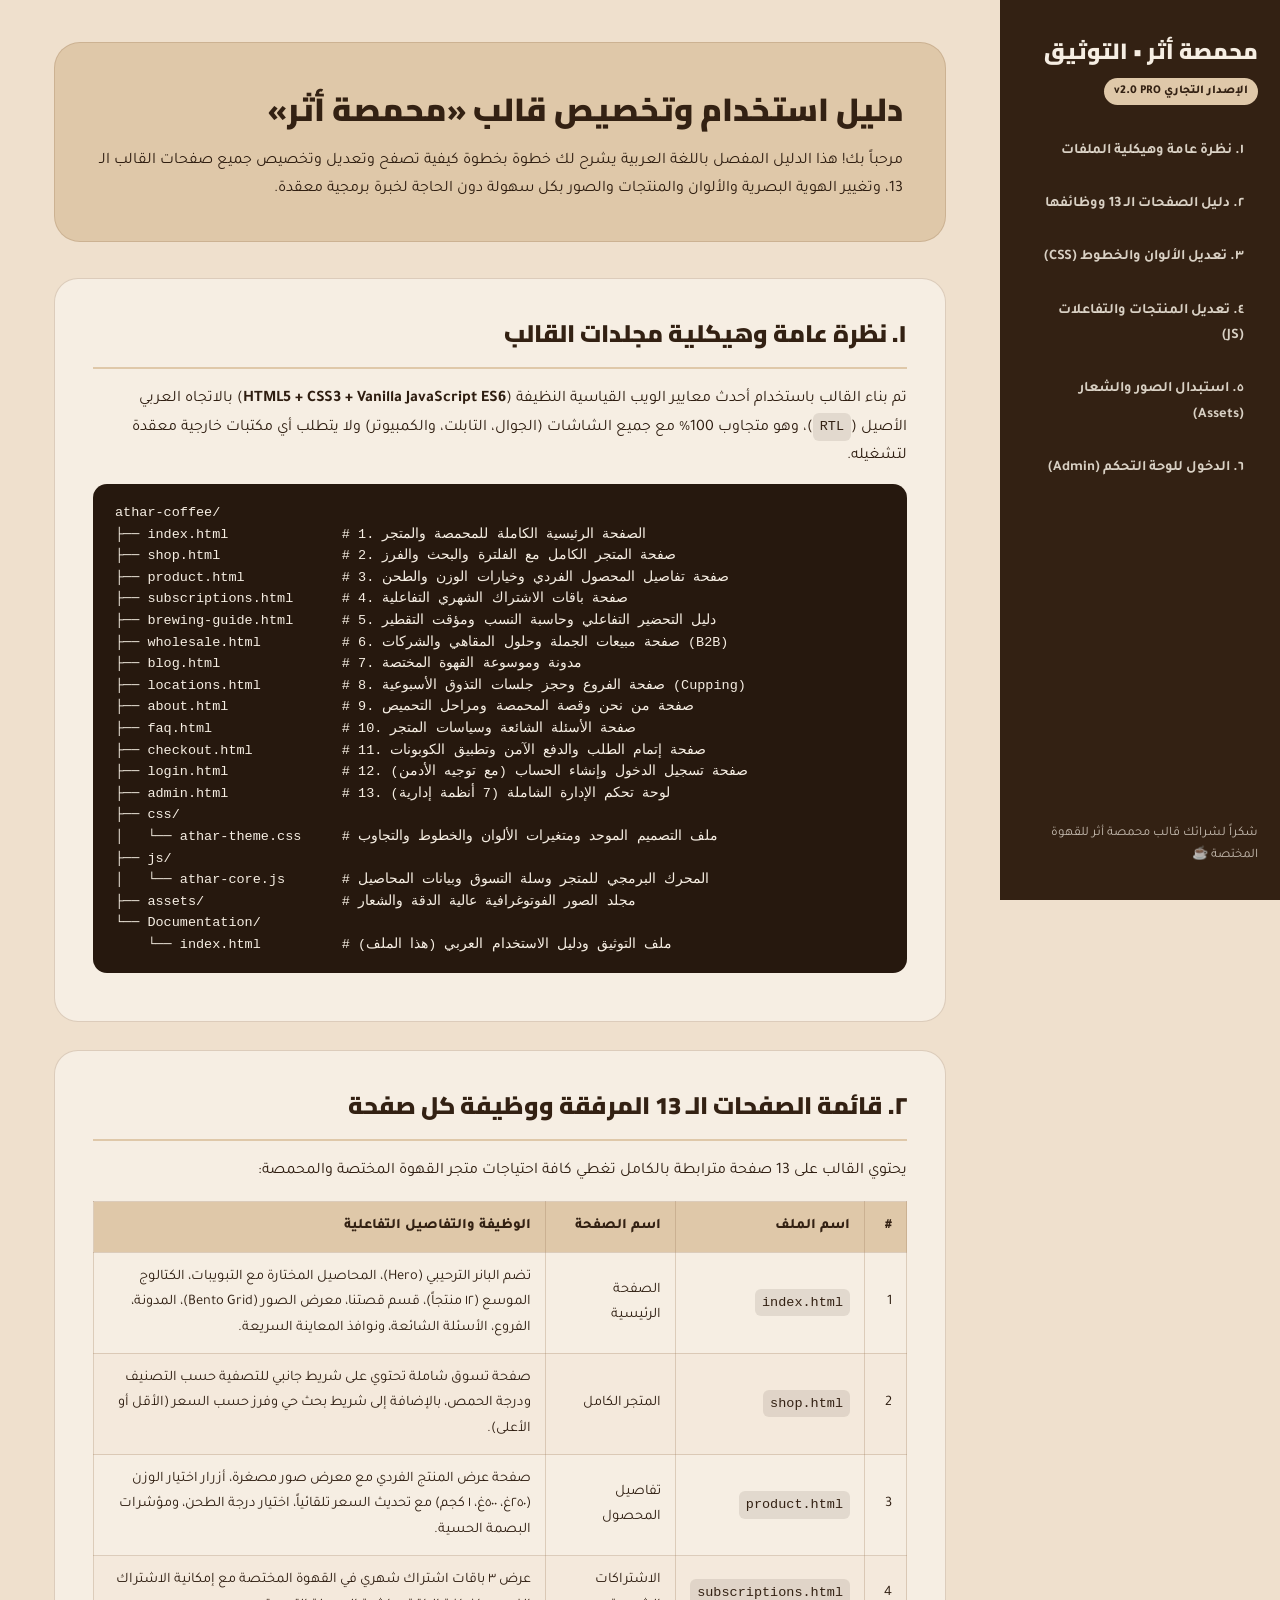
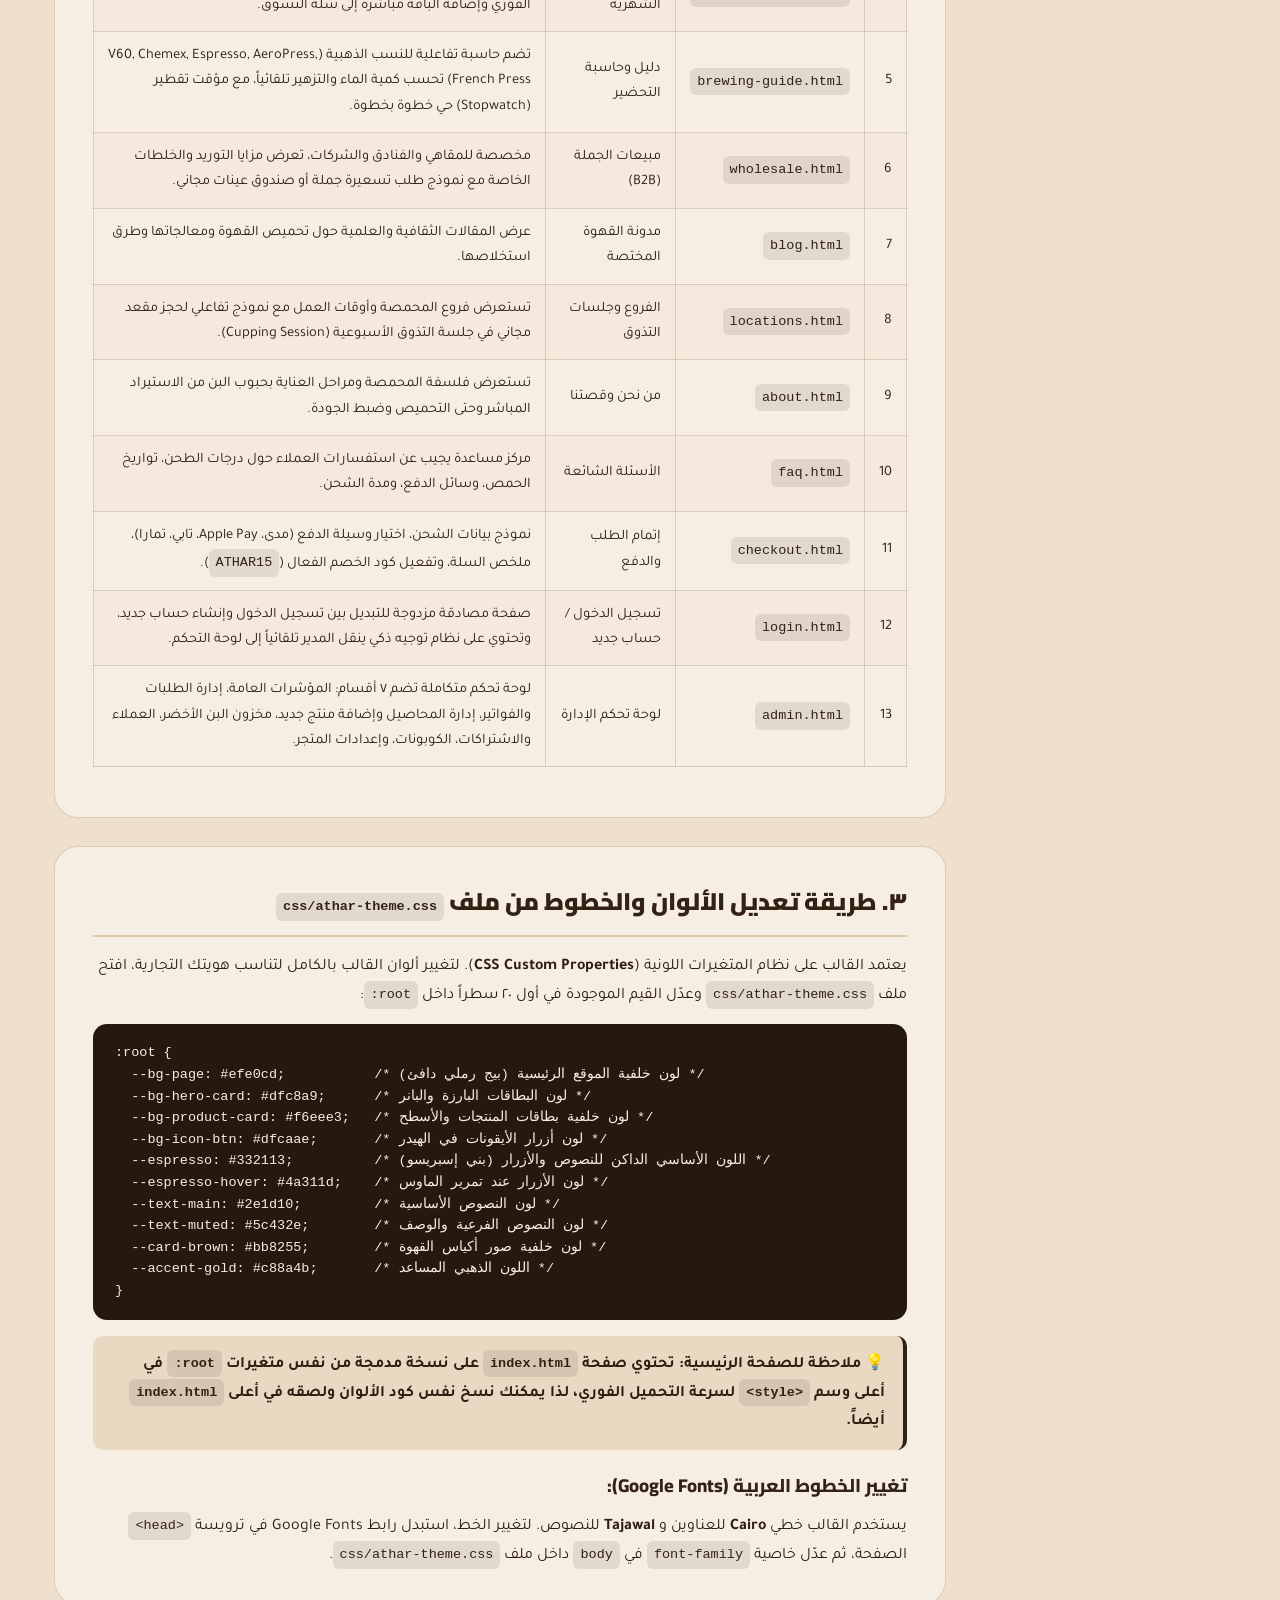
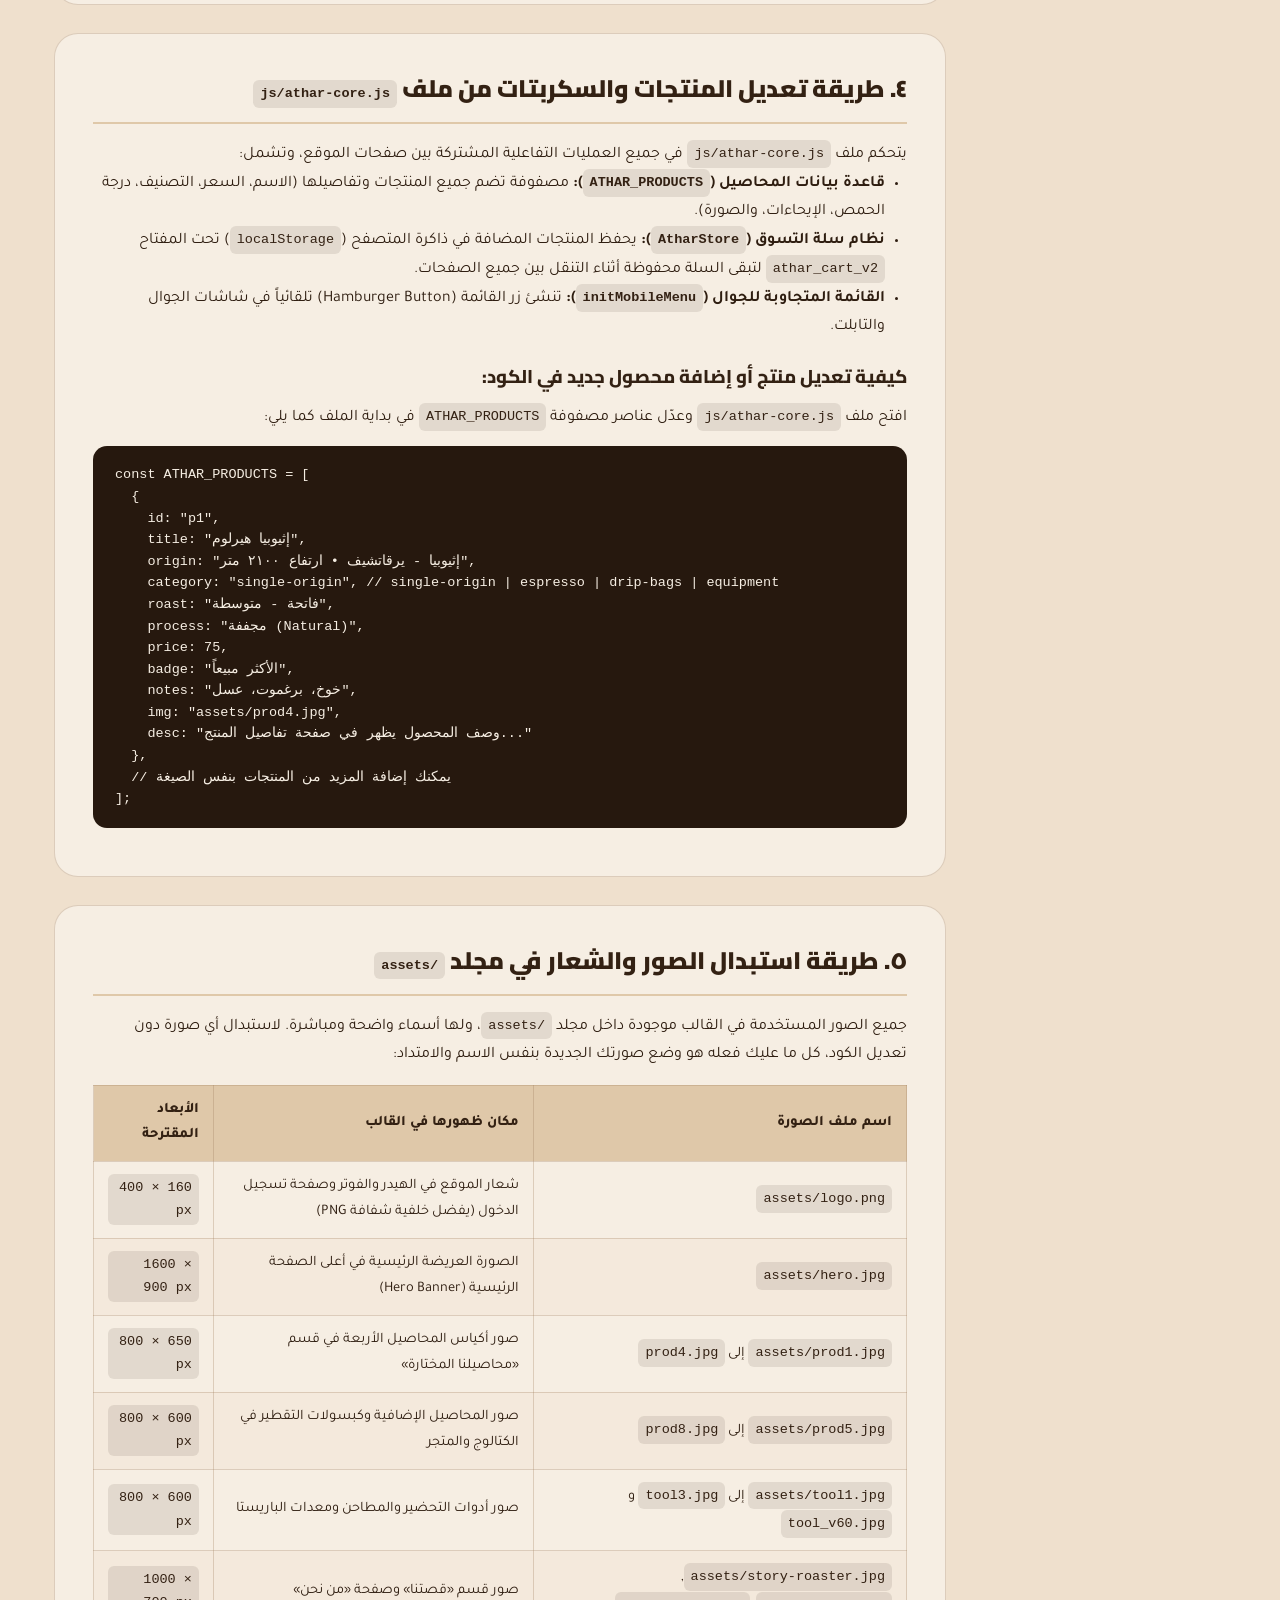
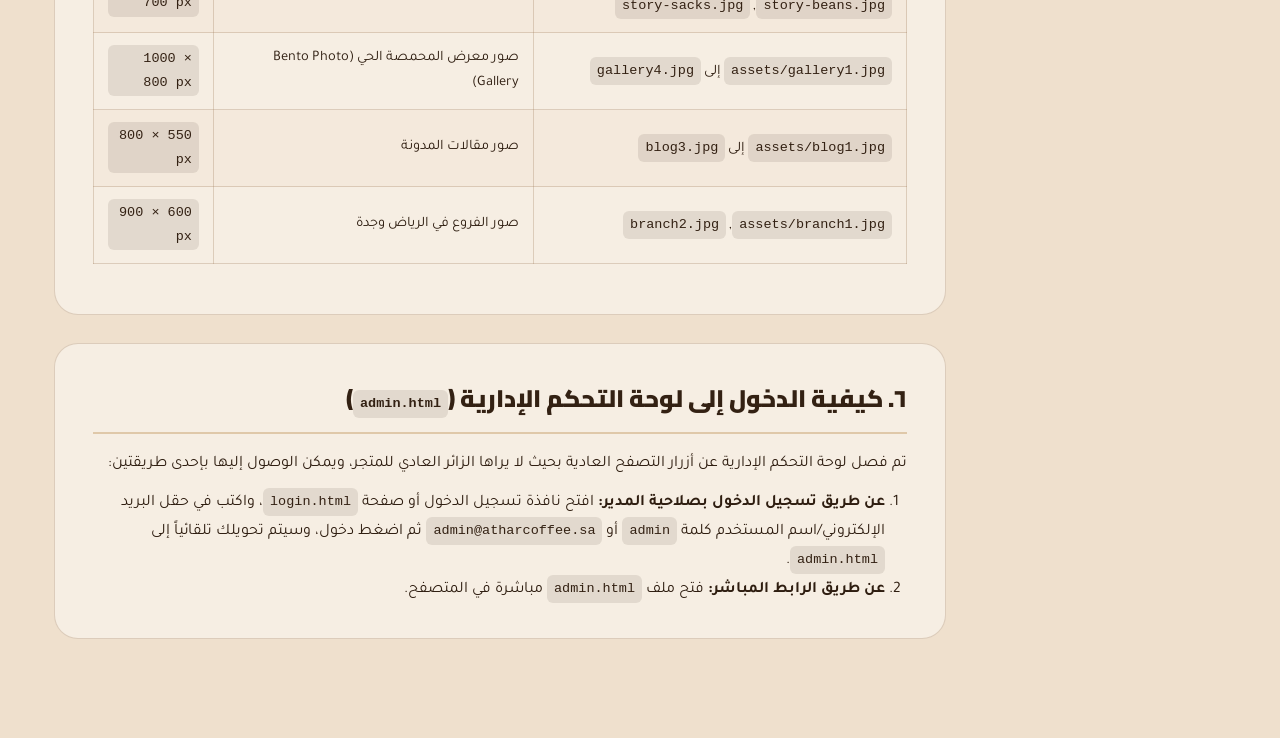
<file: Documentation/index.html>
<!DOCTYPE html>
<html lang="ar" dir="rtl">
<head>
  <meta charset="UTF-8" />
  <meta name="viewport" content="width=device-width, initial-scale=1.0" />
  <title>دليل الاستخدام والتوثيق الشامل | قالب محمصة أثر (v2.0 PRO)</title>
  <link rel="preconnect" href="https://fonts.googleapis.com">
  <link rel="preconnect" href="https://fonts.gstatic.com" crossorigin>
  <link href="https://fonts.googleapis.com/css2?family=Cairo:wght@600;700;800;900&family=Tajawal:wght@400;500;700;800&display=swap" rel="stylesheet">
  <style>
    :root {
      --bg-page: #efe0cd;
      --bg-surface: #f6eee3;
      --bg-card-alt: #dfc8a9;
      --espresso: #332113;
      --espresso-hover: #4a311d;
      --text-main: #2e1d10;
      --text-muted: #5c432e;
      --border-color: rgba(158, 125, 93, 0.3);
      --code-bg: #26180e;
      --code-text: #f6eee3;
    }

    * { box-sizing: border-box; margin: 0; padding: 0; }

    body {
      background-color: var(--bg-page);
      color: var(--text-main);
      font-family: 'Tajawal', 'Cairo', sans-serif;
      line-height: 1.75;
      display: grid;
      grid-template-columns: 280px 1fr;
      min-height: 100vh;
    }

    /* Sidebar Navigation */
    .doc-sidebar {
      background: var(--espresso);
      color: #f6eee3;
      padding: 32px 22px;
      position: sticky;
      top: 0;
      height: 100vh;
      overflow-y: auto;
      display: flex;
      flex-direction: column;
      justify-content: space-between;
    }

    .doc-brand h2 {
      font-family: 'Cairo', sans-serif;
      font-size: 22px;
      font-weight: 900;
      margin-bottom: 6px;
    }

    .doc-badge {
      display: inline-block;
      background: var(--bg-card-alt);
      color: var(--espresso);
      font-size: 12px;
      font-weight: 800;
      padding: 3px 10px;
      border-radius: 999px;
      margin-bottom: 24px;
    }

    .doc-nav {
      list-style: none;
      display: flex;
      flex-direction: column;
      gap: 8px;
    }

    .doc-nav a {
      display: block;
      color: rgba(246, 238, 227, 0.85);
      text-decoration: none;
      padding: 10px 14px;
      border-radius: 12px;
      font-weight: 700;
      font-size: 14.5px;
      transition: all 0.2s ease;
    }

    .doc-nav a:hover {
      background: rgba(246, 238, 227, 0.14);
      color: #fff;
    }

    .doc-main {
      padding: 42px 54px;
      max-width: 1060px;
    }

    .doc-hero {
      background: var(--bg-card-alt);
      border-radius: 26px;
      padding: 38px 42px;
      margin-bottom: 36px;
      border: 1px solid var(--border-color);
    }

    .doc-hero h1 {
      font-family: 'Cairo', sans-serif;
      font-size: 32px;
      font-weight: 900;
      color: var(--espresso);
      margin-bottom: 10px;
    }

    .doc-section {
      background: var(--bg-surface);
      border-radius: 24px;
      padding: 34px 38px;
      margin-bottom: 28px;
      border: 1px solid var(--border-color);
    }

    .doc-section h2 {
      font-family: 'Cairo', sans-serif;
      font-size: 24px;
      font-weight: 900;
      color: var(--espresso);
      margin-bottom: 16px;
      padding-bottom: 12px;
      border-bottom: 2px solid var(--bg-card-alt);
    }

    .doc-section h3 {
      font-family: 'Cairo', sans-serif;
      font-size: 18.5px;
      font-weight: 800;
      color: var(--espresso);
      margin: 20px 0 10px;
    }

    .doc-table {
      width: 100%;
      border-collapse: collapse;
      margin: 16px 0;
      font-size: 14.5px;
    }

    .doc-table th, .doc-table td {
      padding: 12px 14px;
      border: 1px solid var(--border-color);
      text-align: right;
    }

    .doc-table th {
      background: var(--bg-card-alt);
      color: var(--espresso);
      font-weight: 800;
    }

    .doc-table tr:nth-child(even) {
      background: rgba(239, 224, 205, 0.35);
    }

    pre {
      background: var(--code-bg);
      color: var(--code-text);
      padding: 18px 22px;
      border-radius: 14px;
      overflow-x: auto;
      direction: ltr;
      text-align: left;
      font-family: Consolas, Monaco, monospace;
      font-size: 13.5px;
      line-height: 1.6;
      margin: 14px 0;
    }

    code {
      background: rgba(51, 33, 19, 0.1);
      color: var(--espresso);
      padding: 2px 7px;
      border-radius: 6px;
      font-family: Consolas, Monaco, monospace;
      font-size: 13.5px;
      direction: ltr;
      display: inline-block;
    }

    pre code {
      background: transparent;
      color: inherit;
      padding: 0;
    }

    .note-box {
      background: rgba(223, 200, 169, 0.55);
      border-right: 4px solid var(--espresso);
      padding: 14px 18px;
      border-radius: 10px;
      margin: 16px 0;
      font-weight: 700;
    }

    @media (max-width: 900px) {
      body { grid-template-columns: 1fr; }
      .doc-sidebar { height: auto; position: relative; }
      .doc-main { padding: 24px 18px; }
      .doc-section { padding: 24px 20px; }
      .doc-table { display: block; overflow-x: auto; }
    }
  </style>
</head>
<body>

  <aside class="doc-sidebar">
    <div>
      <div class="doc-brand">
        <h2>محمصة أثر • التوثيق</h2>
        <span class="doc-badge">الإصدار التجاري v2.0 PRO</span>
      </div>
      <ul class="doc-nav">
        <li><a href="#intro">١. نظرة عامة وهيكلية الملفات</a></li>
        <li><a href="#pages">٢. دليل الصفحات الـ 13 ووظائفها</a></li>
        <li><a href="#colors-fonts">٣. تعديل الألوان والخطوط (CSS)</a></li>
        <li><a href="#scripts">٤. تعديل المنتجات والتفاعلات (JS)</a></li>
        <li><a href="#assets">٥. استبدال الصور والشعار (Assets)</a></li>
        <li><a href="#admin">٦. الدخول للوحة التحكم (Admin)</a></li>
      </ul>
    </div>
    <div style="font-size: 13px; opacity: 0.75; margin-top: 24px;">
      شكراً لشرائك قالب محمصة أثر للقهوة المختصة ☕
    </div>
  </aside>

  <main class="doc-main">
    <header class="doc-hero">
      <h1>دليل استخدام وتخصيص قالب «محمصة أثر»</h1>
      <p>مرحباً بك! هذا الدليل المفصل باللغة العربية يشرح لك خطوة بخطوة كيفية تصفح وتعديل وتخصيص جميع صفحات القالب الـ 13، وتغيير الهوية البصرية والألوان والمنتجات والصور بكل سهولة دون الحاجة لخبرة برمجية معقدة.</p>
    </header>

    <!-- 1. OVERVIEW -->
    <section class="doc-section" id="intro">
      <h2>١. نظرة عامة وهيكلية مجلدات القالب</h2>
      <p>تم بناء القالب باستخدام أحدث معايير الويب القياسية النظيفة (<strong>HTML5 + CSS3 + Vanilla JavaScript ES6</strong>) بالاتجاه العربي الأصيل (<code>RTL</code>)، وهو متجاوب 100% مع جميع الشاشات (الجوال، التابلت، والكمبيوتر) ولا يتطلب أي مكتبات خارجية معقدة لتشغيله.</p>

      <pre><code>athar-coffee/
├── index.html              # 1. الصفحة الرئيسية الكاملة للمحمصة والمتجر
├── shop.html               # 2. صفحة المتجر الكامل مع الفلترة والبحث والفرز
├── product.html            # 3. صفحة تفاصيل المحصول الفردي وخيارات الوزن والطحن
├── subscriptions.html      # 4. صفحة باقات الاشتراك الشهري التفاعلية
├── brewing-guide.html      # 5. دليل التحضير التفاعلي وحاسبة النسب ومؤقت التقطير
├── wholesale.html          # 6. صفحة مبيعات الجملة وحلول المقاهي والشركات (B2B)
├── blog.html               # 7. مدونة وموسوعة القهوة المختصة
├── locations.html          # 8. صفحة الفروع وحجز جلسات التذوق الأسبوعية (Cupping)
├── about.html              # 9. صفحة من نحن وقصة المحمصة ومراحل التحميص
├── faq.html                # 10. صفحة الأسئلة الشائعة وسياسات المتجر
├── checkout.html           # 11. صفحة إتمام الطلب والدفع الآمن وتطبيق الكوبونات
├── login.html              # 12. صفحة تسجيل الدخول وإنشاء الحساب (مع توجيه الأدمن)
├── admin.html              # 13. لوحة تحكم الإدارة الشاملة (7 أنظمة إدارية)
├── css/
│   └── athar-theme.css     # ملف التصميم الموحد ومتغيرات الألوان والخطوط والتجاوب
├── js/
│   └── athar-core.js       # المحرك البرمجي للمتجر وسلة التسوق وبيانات المحاصيل
├── assets/                 # مجلد الصور الفوتوغرافية عالية الدقة والشعار
└── Documentation/
    └── index.html          # ملف التوثيق ودليل الاستخدام العربي (هذا الملف)</code></pre>
    </section>

    <!-- 2. PAGES LIST -->
    <section class="doc-section" id="pages">
      <h2>٢. قائمة الصفحات الـ 13 المرفقة ووظيفة كل صفحة</h2>
      <p>يحتوي القالب على 13 صفحة مترابطة بالكامل تغطي كافة احتياجات متجر القهوة المختصة والمحمصة:</p>

      <table class="doc-table">
        <thead>
          <tr>
            <th>#</th>
            <th>اسم الملف</th>
            <th>اسم الصفحة</th>
            <th>الوظيفة والتفاصيل التفاعلية</th>
          </tr>
        </thead>
        <tbody>
          <tr>
            <td>1</td>
            <td><code>index.html</code></td>
            <td>الصفحة الرئيسية</td>
            <td>تضم البانر الترحيبي (Hero)، المحاصيل المختارة مع التبويبات، الكتالوج الموسع (١٢ منتجاً)، قسم قصتنا، معرض الصور (Bento Grid)، المدونة، الفروع، الأسئلة الشائعة، ونوافذ المعاينة السريعة.</td>
          </tr>
          <tr>
            <td>2</td>
            <td><code>shop.html</code></td>
            <td>المتجر الكامل</td>
            <td>صفحة تسوق شاملة تحتوي على شريط جانبي للتصفية حسب التصنيف ودرجة الحمص، بالإضافة إلى شريط بحث حي وفرز حسب السعر (الأقل أو الأعلى).</td>
          </tr>
          <tr>
            <td>3</td>
            <td><code>product.html</code></td>
            <td>تفاصيل المحصول</td>
            <td>صفحة عرض المنتج الفردي مع معرض صور مصغرة، أزرار اختيار الوزن (٢٥٠غ، ٥٠٠غ، ١ كجم) مع تحديث السعر تلقائياً، اختيار درجة الطحن، ومؤشرات البصمة الحسية.</td>
          </tr>
          <tr>
            <td>4</td>
            <td><code>subscriptions.html</code></td>
            <td>الاشتراكات الشهرية</td>
            <td>عرض ٣ باقات اشتراك شهري في القهوة المختصة مع إمكانية الاشتراك الفوري وإضافة الباقة مباشرة إلى سلة التسوق.</td>
          </tr>
          <tr>
            <td>5</td>
            <td><code>brewing-guide.html</code></td>
            <td>دليل وحاسبة التحضير</td>
            <td>تضم حاسبة تفاعلية للنسب الذهبية (V60, Chemex, Espresso, AeroPress, French Press) تحسب كمية الماء والتزهير تلقائياً، مع مؤقت تقطير (Stopwatch) حي خطوة بخطوة.</td>
          </tr>
          <tr>
            <td>6</td>
            <td><code>wholesale.html</code></td>
            <td>مبيعات الجملة (B2B)</td>
            <td>مخصصة للمقاهي والفنادق والشركات، تعرض مزايا التوريد والخلطات الخاصة مع نموذج طلب تسعيرة جملة أو صندوق عينات مجاني.</td>
          </tr>
          <tr>
            <td>7</td>
            <td><code>blog.html</code></td>
            <td>مدونة القهوة المختصة</td>
            <td>عرض المقالات الثقافية والعلمية حول تحميص القهوة ومعالجاتها وطرق استخلاصها.</td>
          </tr>
          <tr>
            <td>8</td>
            <td><code>locations.html</code></td>
            <td>الفروع وجلسات التذوق</td>
            <td>تستعرض فروع المحمصة وأوقات العمل مع نموذج تفاعلي لحجز مقعد مجاني في جلسة التذوق الأسبوعية (Cupping Session).</td>
          </tr>
          <tr>
            <td>9</td>
            <td><code>about.html</code></td>
            <td>من نحن وقصتنا</td>
            <td>تستعرض فلسفة المحمصة ومراحل العناية بحبوب البن من الاستيراد المباشر وحتى التحميص وضبط الجودة.</td>
          </tr>
          <tr>
            <td>10</td>
            <td><code>faq.html</code></td>
            <td>الأسئلة الشائعة</td>
            <td>مركز مساعدة يجيب عن استفسارات العملاء حول درجات الطحن، تواريخ الحمص، وسائل الدفع، ومدة الشحن.</td>
          </tr>
          <tr>
            <td>11</td>
            <td><code>checkout.html</code></td>
            <td>إتمام الطلب والدفع</td>
            <td>نموذج بيانات الشحن، اختيار وسيلة الدفع (مدى، Apple Pay، تابي، تمارا)، ملخص السلة، وتفعيل كود الخصم الفعال (<code>ATHAR15</code>).</td>
          </tr>
          <tr>
            <td>12</td>
            <td><code>login.html</code></td>
            <td>تسجيل الدخول / حساب جديد</td>
            <td>صفحة مصادقة مزدوجة للتبديل بين تسجيل الدخول وإنشاء حساب جديد، وتحتوي على نظام توجيه ذكي ينقل المدير تلقائياً إلى لوحة التحكم.</td>
          </tr>
          <tr>
            <td>13</td>
            <td><code>admin.html</code></td>
            <td>لوحة تحكم الإدارة</td>
            <td>لوحة تحكم متكاملة تضم ٧ أقسام: المؤشرات العامة، إدارة الطلبات والفواتير، إدارة المحاصيل وإضافة منتج جديد، مخزون البن الأخضر، العملاء والاشتراكات، الكوبونات، وإعدادات المتجر.</td>
          </tr>
        </tbody>
      </table>
    </section>

    <!-- 3. COLORS & FONTS -->
    <section class="doc-section" id="colors-fonts">
      <h2>٣. طريقة تعديل الألوان والخطوط من ملف <code>css/athar-theme.css</code></h2>
      <p>يعتمد القالب على نظام المتغيرات اللونية (<strong>CSS Custom Properties</strong>). لتغيير ألوان القالب بالكامل لتناسب هويتك التجارية، افتح ملف <code>css/athar-theme.css</code> وعدّل القيم الموجودة في أول ٢٠ سطراً داخل <code>:root</code>:</p>

      <pre><code>:root {
  --bg-page: #efe0cd;           /* لون خلفية الموقع الرئيسية (بيج رملي دافئ) */
  --bg-hero-card: #dfc8a9;      /* لون البطاقات البارزة والبانر */
  --bg-product-card: #f6eee3;   /* لون خلفية بطاقات المنتجات والأسطح */
  --bg-icon-btn: #dfcaae;       /* لون أزرار الأيقونات في الهيدر */
  --espresso: #332113;          /* اللون الأساسي الداكن للنصوص والأزرار (بني إسبريسو) */
  --espresso-hover: #4a311d;    /* لون الأزرار عند تمرير الماوس */
  --text-main: #2e1d10;         /* لون النصوص الأساسية */
  --text-muted: #5c432e;        /* لون النصوص الفرعية والوصف */
  --card-brown: #bb8255;        /* لون خلفية صور أكياس القهوة */
  --accent-gold: #c88a4b;       /* اللون الذهبي المساعد */
}</code></pre>

      <div class="note-box">
        💡 ملاحظة للصفحة الرئيسية: تحتوي صفحة <code>index.html</code> على نسخة مدمجة من نفس متغيرات <code>:root</code> في أعلى وسم <code>&lt;style&gt;</code> لسرعة التحميل الفوري، لذا يمكنك نسخ نفس كود الألوان ولصقه في أعلى <code>index.html</code> أيضاً.
      </div>

      <h3>تغيير الخطوط العربية (Google Fonts):</h3>
      <p>يستخدم القالب خطي <strong>Cairo</strong> للعناوين و <strong>Tajawal</strong> للنصوص. لتغيير الخط، استبدل رابط Google Fonts في ترويسة <code>&lt;head&gt;</code> الصفحة، ثم عدّل خاصية <code>font-family</code> في <code>body</code> داخل ملف <code>css/athar-theme.css</code>.</p>
    </section>

    <!-- 4. SCRIPTS -->
    <section class="doc-section" id="scripts">
      <h2>٤. طريقة تعديل المنتجات والسكربتات من ملف <code>js/athar-core.js</code></h2>
      <p>يتحكم ملف <code>js/athar-core.js</code> في جميع العمليات التفاعلية المشتركة بين صفحات الموقع، وتشمل:</p>
      <ul style="padding-right: 22px; margin-bottom: 14px;">
        <li><strong>قاعدة بيانات المحاصيل (<code>ATHAR_PRODUCTS</code>):</strong> مصفوفة تضم جميع المنتجات وتفاصيلها (الاسم، السعر، التصنيف، درجة الحمص، الإيحاءات، والصورة).</li>
        <li><strong>نظام سلة التسوق (<code>AtharStore</code>):</strong> يحفظ المنتجات المضافة في ذاكرة المتصفح (<code>localStorage</code>) تحت المفتاح <code>athar_cart_v2</code> لتبقى السلة محفوظة أثناء التنقل بين جميع الصفحات.</li>
        <li><strong>القائمة المتجاوبة للجوال (<code>initMobileMenu</code>):</strong> تنشئ زر القائمة (Hamburger Button) تلقائياً في شاشات الجوال والتابلت.</li>
      </ul>

      <h3>كيفية تعديل منتج أو إضافة محصول جديد في الكود:</h3>
      <p>افتح ملف <code>js/athar-core.js</code> وعدّل عناصر مصفوفة <code>ATHAR_PRODUCTS</code> في بداية الملف كما يلي:</p>
      <pre><code>const ATHAR_PRODUCTS = [
  {
    id: "p1",
    title: "إثيوبيا هيرلوم",
    origin: "إثيوبيا - يرقاتشيف • ارتفاع ٢١٠٠ متر",
    category: "single-origin", // single-origin | espresso | drip-bags | equipment
    roast: "فاتحة - متوسطة",
    process: "مجففة (Natural)",
    price: 75,
    badge: "الأكثر مبيعاً",
    notes: "خوخ، برغموت، عسل",
    img: "assets/prod4.jpg",
    desc: "وصف المحصول يظهر في صفحة تفاصيل المنتج..."
  },
  // يمكنك إضافة المزيد من المنتجات بنفس الصيغة
];</code></pre>
    </section>

    <!-- 5. ASSETS -->
    <section class="doc-section" id="assets">
      <h2>٥. طريقة استبدال الصور والشعار في مجلد <code>assets/</code></h2>
      <p>جميع الصور المستخدمة في القالب موجودة داخل مجلد <code>assets/</code>، ولها أسماء واضحة ومباشرة. لاستبدال أي صورة دون تعديل الكود، كل ما عليك فعله هو وضع صورتك الجديدة بنفس الاسم والامتداد:</p>

      <table class="doc-table">
        <thead>
          <tr>
            <th>اسم ملف الصورة</th>
            <th>مكان ظهورها في القالب</th>
            <th>الأبعاد المقترحة</th>
          </tr>
        </thead>
        <tbody>
          <tr>
            <td><code>assets/logo.png</code></td>
            <td>شعار الموقع في الهيدر والفوتر وصفحة تسجيل الدخول (يفضل خلفية شفافة PNG)</td>
            <td><code>400 × 160 px</code></td>
          </tr>
          <tr>
            <td><code>assets/hero.jpg</code></td>
            <td>الصورة العريضة الرئيسية في أعلى الصفحة الرئيسية (Hero Banner)</td>
            <td><code>1600 × 900 px</code></td>
          </tr>
          <tr>
            <td><code>assets/prod1.jpg</code> إلى <code>prod4.jpg</code></td>
            <td>صور أكياس المحاصيل الأربعة في قسم «محاصيلنا المختارة»</td>
            <td><code>800 × 650 px</code></td>
          </tr>
          <tr>
            <td><code>assets/prod5.jpg</code> إلى <code>prod8.jpg</code></td>
            <td>صور المحاصيل الإضافية وكبسولات التقطير في الكتالوج والمتجر</td>
            <td><code>800 × 600 px</code></td>
          </tr>
          <tr>
            <td><code>assets/tool1.jpg</code> إلى <code>tool3.jpg</code> و <code>tool_v60.jpg</code></td>
            <td>صور أدوات التحضير والمطاحن ومعدات الباريستا</td>
            <td><code>800 × 600 px</code></td>
          </tr>
          <tr>
            <td><code>assets/story-roaster.jpg</code>, <code>story-beans.jpg</code>, <code>story-sacks.jpg</code></td>
            <td>صور قسم «قصتنا» وصفحة «من نحن»</td>
            <td><code>1000 × 700 px</code></td>
          </tr>
          <tr>
            <td><code>assets/gallery1.jpg</code> إلى <code>gallery4.jpg</code></td>
            <td>صور معرض المحمصة الحي (Bento Photo Gallery)</td>
            <td><code>1000 × 800 px</code></td>
          </tr>
          <tr>
            <td><code>assets/blog1.jpg</code> إلى <code>blog3.jpg</code></td>
            <td>صور مقالات المدونة</td>
            <td><code>800 × 550 px</code></td>
          </tr>
          <tr>
            <td><code>assets/branch1.jpg</code>, <code>branch2.jpg</code></td>
            <td>صور الفروع في الرياض وجدة</td>
            <td><code>900 × 600 px</code></td>
          </tr>
        </tbody>
      </table>
    </section>

    <!-- 6. ADMIN ACCESS -->
    <section class="doc-section" id="admin">
      <h2>٦. كيفية الدخول إلى لوحة التحكم الإدارية (<code>admin.html</code>)</h2>
      <p>تم فصل لوحة التحكم الإدارية عن أزرار التصفح العادية بحيث لا يراها الزائر العادي للمتجر، ويمكن الوصول إليها بإحدى طريقتين:</p>
      <ol style="padding-right: 22px; margin-top: 10px;">
        <li><strong>عن طريق تسجيل الدخول بصلاحية المدير:</strong> افتح نافذة تسجيل الدخول أو صفحة <code>login.html</code>، واكتب في حقل البريد الإلكتروني/اسم المستخدم كلمة <code>admin</code> أو <code>admin@atharcoffee.sa</code> ثم اضغط دخول، وسيتم تحويلك تلقائياً إلى <code>admin.html</code>.</li>
        <li><strong>عن طريق الرابط المباشر:</strong> فتح ملف <code>admin.html</code> مباشرة في المتصفح.</li>
      </ol>
    </section>
  </main>

</body>
</html>
</file>
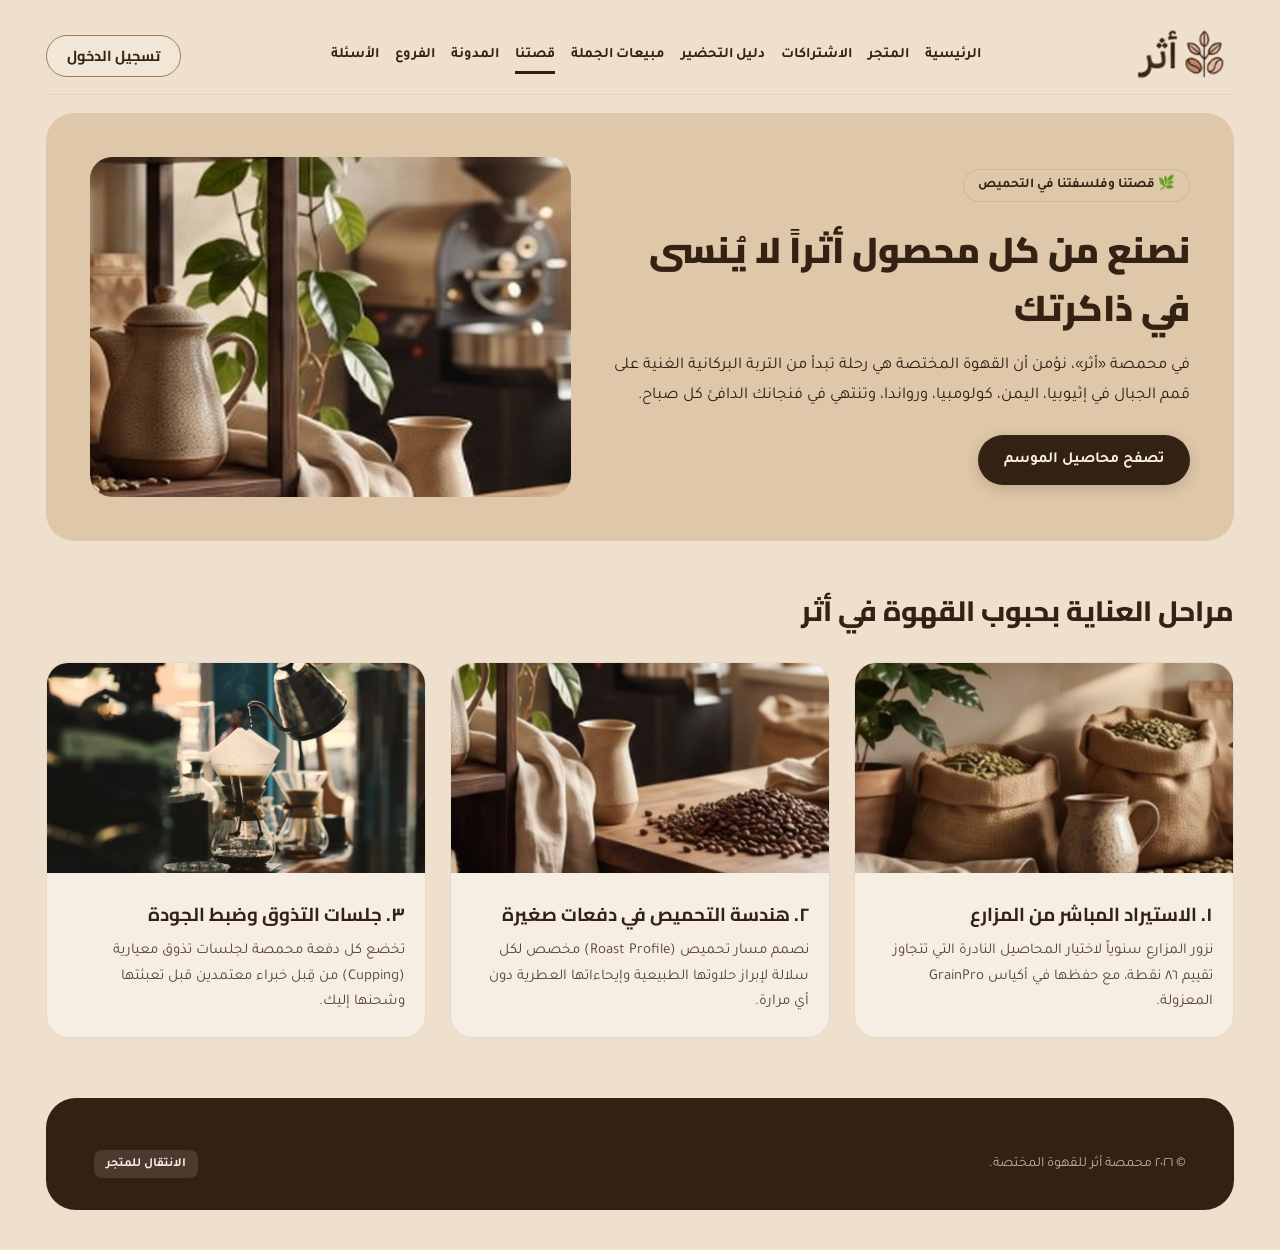
<file: about.html>
<!DOCTYPE html>
<html lang="ar" dir="rtl">
<head>
  <meta charset="UTF-8" />
  <meta name="viewport" content="width=device-width, initial-scale=1.0" />
  <title>من نحن وقصتنا | محمصة أثر</title>
  <link rel="preconnect" href="https://fonts.googleapis.com">
  <link rel="preconnect" href="https://fonts.gstatic.com" crossorigin>
  <link href="https://fonts.googleapis.com/css2?family=Cairo:wght@500;600;700;800;900&family=Tajawal:wght@400;500;700;800&display=swap" rel="stylesheet">
  <link rel="stylesheet" href="css/athar-theme.css" />
  <style>
    .hero-banner {
      background: var(--bg-hero-card);
      border-radius: 28px;
      padding: 44px;
      display: grid;
      grid-template-columns: 1.1fr 0.9fr;
      gap: 32px;
      align-items: center;
      margin-bottom: 48px;
    }
    .hero-banner img { width: 100%; height: 340px; object-fit: cover; border-radius: 22px; }
    .steps-grid { display: grid; grid-template-columns: repeat(3, 1fr); gap: 24px; margin-top: 28px; }
    .step-card { background: var(--bg-product-card); border-radius: 22px; overflow: hidden; padding-bottom: 22px; border: 1px solid rgba(158, 125, 93, 0.2); }
    .step-card img { width: 100%; height: 210px; object-fit: cover; margin-bottom: 16px; }
    .step-card h3, .step-card p { padding: 0 20px; }
    .step-card h3 { font-family: 'Cairo', sans-serif; color: var(--espresso); margin-bottom: 8px; }
    .step-card p { color: var(--text-muted); line-height: 1.7; font-size: 15px; }
    @media (max-width: 860px) {
      .hero-banner, .steps-grid { grid-template-columns: 1fr; }
      .hero-banner { padding: 28px 20px; border-radius: 22px; }
      .hero-banner h1 { font-size: 26px !important; }
      .hero-banner img { height: 240px; }
    }
  </style>
</head>
<body>
  <div class="page-wrapper">
    <header class="site-header">
      <div class="header-actions">
        <button class="login-btn" id="loginBtn" type="button">تسجيل الدخول</button>
      </div>
      <nav class="main-nav">
        <a href="index.html" class="nav-link">الرئيسية</a>
        <a href="shop.html" class="nav-link">المتجر</a>
        <a href="subscriptions.html" class="nav-link">الاشتراكات</a>
        <a href="brewing-guide.html" class="nav-link">دليل التحضير</a>
        <a href="wholesale.html" class="nav-link">مبيعات الجملة</a>
        <a href="about.html" class="nav-link active">قصتنا</a>
        <a href="blog.html" class="nav-link">المدونة</a>
        <a href="locations.html" class="nav-link">الفروع</a>
        <a href="faq.html" class="nav-link">الأسئلة</a>
      </nav>
      <a href="index.html" class="brand-logo"><img src="assets/logo.png" alt="أثر" /></a>
    </header>

    <section class="hero-banner">
      <div>
        <span class="badge-pill">🌿 قصتنا وفلسفتنا في التحميص</span>
        <h1 style="font-size: 36px; font-weight: 900; margin: 10px 0 14px;">نصنع من كل محصول أثراً لا يُنسى في ذاكرتك</h1>
        <p style="font-size: 16.5px; line-height: 1.8; margin-bottom: 24px;">
          في محمصة «أثر»، نؤمن أن القهوة المختصة هي رحلة تبدأ من التربة البركانية الغنية على قمم الجبال في إثيوبيا، اليمن، كولومبيا، ورواندا، وتنتهي في فنجانك الدافئ كل صباح.
        </p>
        <a href="shop.html" class="btn-primary">تصفح محاصيل الموسم</a>
      </div>
      <img src="assets/story-roaster.jpg" alt="محمصة أثر" />
    </section>

    <h2 style="font-size: 28px; font-weight: 800;">مراحل العناية بحبوب القهوة في أثر</h2>
    <div class="steps-grid">
      <div class="step-card">
        <img src="assets/story-sacks.jpg" alt="الانتقاء المباشر" />
        <h3>١. الاستيراد المباشر من المزارع</h3>
        <p>نزور المزارع سنوياً لاختيار المحاصيل النادرة التي تتجاوز تقييم ٨٦ نقطة، مع حفظها في أكياس GrainPro المعزولة.</p>
      </div>
      <div class="step-card">
        <img src="assets/story-beans.jpg" alt="الحمص اليدوي" />
        <h3>٢. هندسة التحميص في دفعات صغيرة</h3>
        <p>نصمم مسار تحميص (Roast Profile) مخصص لكل سلالة لإبراز حلاوتها الطبيعية وإيحاءاتها العطرية دون أي مرارة.</p>
      </div>
      <div class="step-card">
        <img src="assets/gallery3.jpg" alt="التذوق والجودة" />
        <h3>٣. جلسات التذوق وضبط الجودة</h3>
        <p>تخضع كل دفعة محمصة لجلسات تذوق معيارية (Cupping) من قِبل خبراء معتمدين قبل تعبئتها وشحنها إليك.</p>
      </div>
    </div>

    <footer class="site-footer">
      <div class="footer-bottom" style="padding-top: 0;">
        <span>© ٢٠٢٦ محمصة أثر للقهوة المختصة.</span>
        <a href="shop.html" class="pay-pill">الانتقال للمتجر</a>
      </div>
    </footer>
  </div>
  <script src="js/athar-core.js"></script>
</body>
</html>
</file>
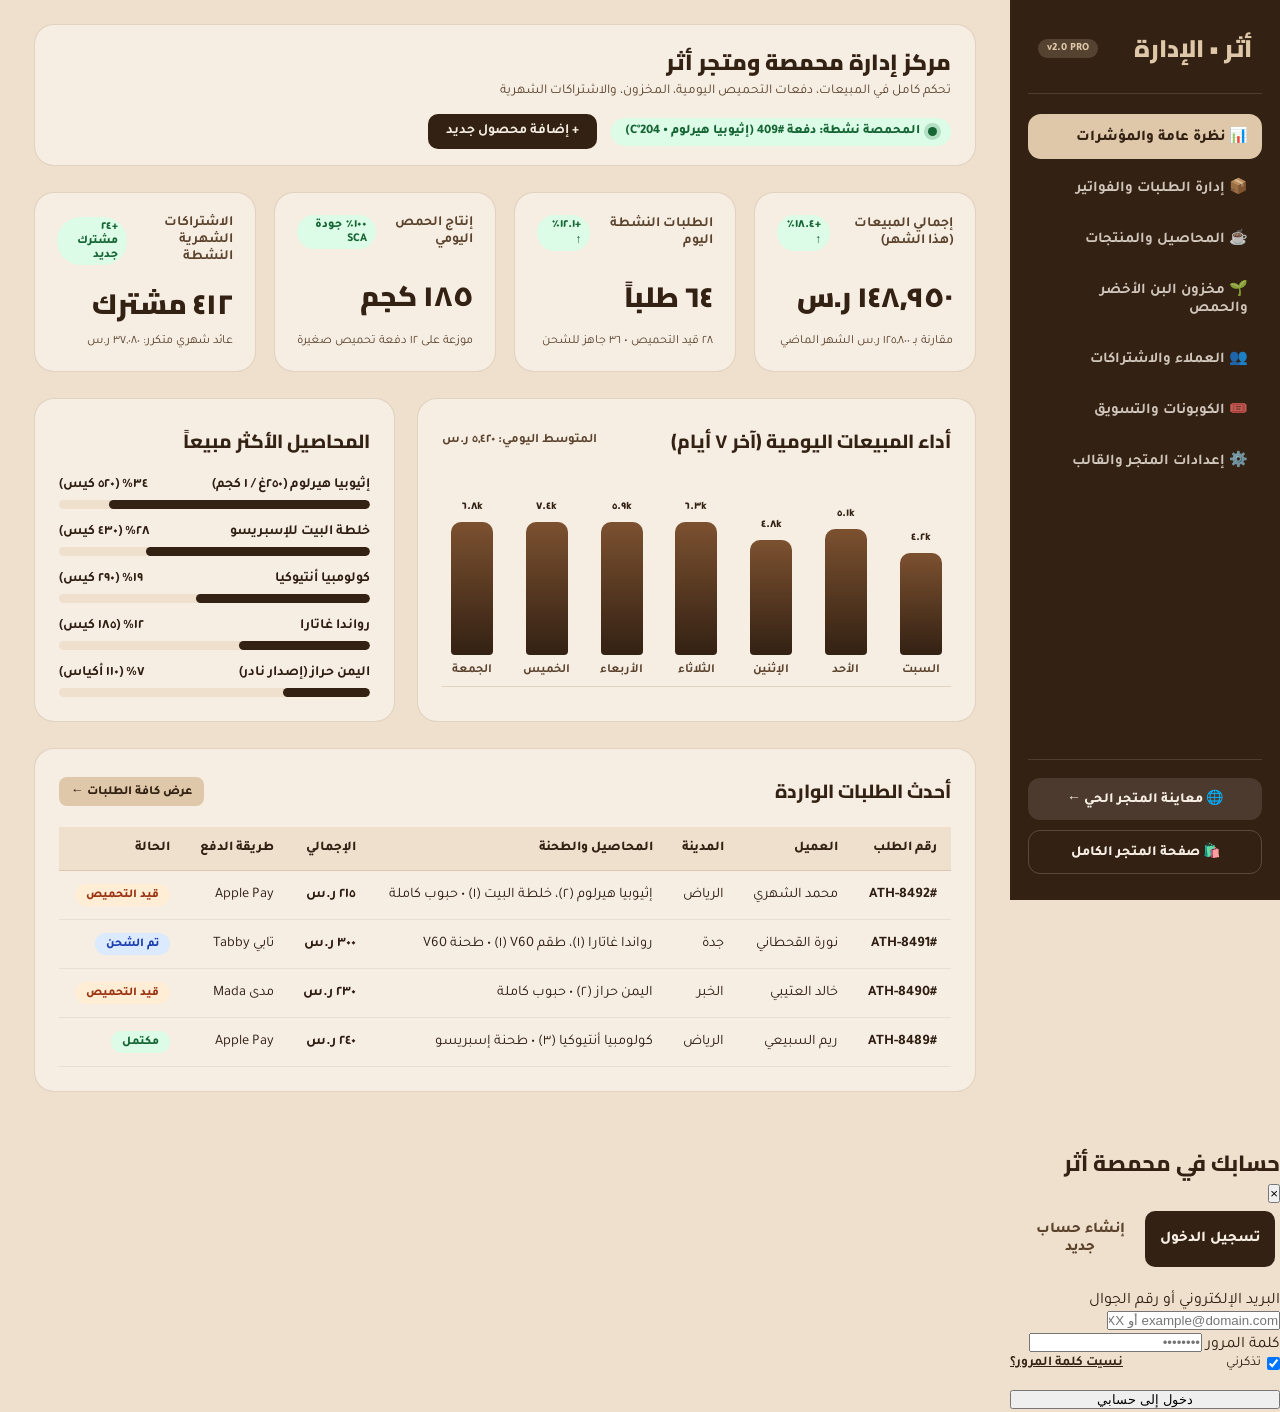
<file: admin.html>
<!DOCTYPE html>
<html lang="ar" dir="rtl">
<head>
  <meta charset="UTF-8" />
  <meta name="viewport" content="width=device-width, initial-scale=1.0" />
  <title>لوحة تحكم الإدارة | محمصة أثر للقهوة المختصة</title>
  <link rel="preconnect" href="https://fonts.googleapis.com">
  <link rel="preconnect" href="https://fonts.gstatic.com" crossorigin>
  <link href="https://fonts.googleapis.com/css2?family=Cairo:wght@500;600;700;800;900&family=Tajawal:wght@400;500;700;800&display=swap" rel="stylesheet">
  <style>
    :root {
      --bg-page: #efe0cd;
      --bg-surface: #f6eee3;
      --bg-card-alt: #dfc8a9;
      --espresso: #332113;
      --espresso-hover: #4a311d;
      --text-main: #2e1d10;
      --text-muted: #5c432e;
      --border-color: rgba(158, 125, 93, 0.25);
      --accent: #b0743b;
      --success: #166534;
      --success-bg: #dcfce7;
      --warning: #9a3412;
      --warning-bg: #ffedd5;
      --info: #1e40af;
      --info-bg: #dbeafe;
      --radius-lg: 20px;
      --radius-md: 12px;
    }

    * { box-sizing: border-box; margin: 0; padding: 0; }

    body {
      background-color: var(--bg-page);
      color: var(--text-main);
      font-family: 'Tajawal', 'Cairo', sans-serif;
      min-height: 100vh;
      display: grid;
      grid-template-columns: 270px 1fr;
    }

    /* ================= SIDEBAR ================= */
    .admin-sidebar {
      background-color: var(--espresso);
      color: #f6eee3;
      padding: 26px 18px;
      display: flex;
      flex-direction: column;
      position: sticky;
      top: 0;
      height: 100vh;
      overflow-y: auto;
    }

    .sidebar-brand {
      display: flex;
      align-items: center;
      justify-content: space-between;
      padding: 0 10px 22px;
      border-bottom: 1px solid rgba(246, 238, 227, 0.14);
      margin-bottom: 20px;
    }

    .sidebar-brand h2 {
      font-family: 'Cairo', sans-serif;
      font-size: 24px;
      font-weight: 900;
      color: var(--bg-card-alt);
    }

    .sidebar-badge {
      background: rgba(223, 200, 169, 0.2);
      color: var(--bg-card-alt);
      font-size: 11px;
      font-weight: 800;
      padding: 3px 9px;
      border-radius: 999px;
    }

    .sidebar-nav {
      display: flex;
      flex-direction: column;
      gap: 6px;
      flex: 1;
    }

    .side-btn {
      width: 100%;
      background: none;
      border: none;
      color: rgba(246, 238, 227, 0.8);
      padding: 12px 14px;
      border-radius: 13px;
      font-family: inherit;
      font-size: 15px;
      font-weight: 700;
      text-align: right;
      cursor: pointer;
      display: flex;
      align-items: center;
      gap: 12px;
      transition: all 0.2s ease;
    }

    .side-btn:hover {
      background: rgba(246, 238, 227, 0.1);
      color: #ffffff;
    }

    .side-btn.active {
      background: var(--bg-card-alt);
      color: var(--espresso);
      font-weight: 800;
    }

    .sidebar-footer {
      padding-top: 18px;
      border-top: 1px solid rgba(246, 238, 227, 0.14);
      display: flex;
      flex-direction: column;
      gap: 10px;
    }

    .storefront-link {
      display: flex;
      align-items: center;
      justify-content: center;
      gap: 8px;
      background: rgba(246, 238, 227, 0.12);
      color: #f6eee3;
      text-decoration: none;
      padding: 11px;
      border-radius: 12px;
      font-size: 14px;
      font-weight: 800;
      transition: background 0.2s ease;
    }

    .storefront-link:hover {
      background: rgba(246, 238, 227, 0.22);
    }

    /* ================= MAIN WORKSPACE ================= */
    .admin-main {
      padding: 24px 34px 50px;
      overflow-x: hidden;
    }

    .admin-topbar {
      display: flex;
      align-items: center;
      justify-content: space-between;
      background: var(--bg-surface);
      padding: 16px 24px;
      border-radius: 20px;
      border: 1px solid var(--border-color);
      margin-bottom: 26px;
      flex-wrap: wrap;
      gap: 14px;
    }

    .roaster-live-pill {
      display: inline-flex;
      align-items: center;
      gap: 8px;
      background: var(--success-bg);
      color: var(--success);
      padding: 6px 14px;
      border-radius: 999px;
      font-size: 13px;
      font-weight: 800;
    }

    .pulse-dot {
      width: 9px;
      height: 9px;
      border-radius: 50%;
      background: var(--success);
      box-shadow: 0 0 0 4px rgba(22, 101, 52, 0.2);
    }

    /* Views */
    .admin-view {
      display: none;
    }

    .admin-view.active {
      display: block;
    }

    /* KPI Grid */
    .kpi-grid {
      display: grid;
      grid-template-columns: repeat(4, 1fr);
      gap: 18px;
      margin-bottom: 26px;
    }

    .kpi-card {
      background: var(--bg-surface);
      border-radius: var(--radius-lg);
      padding: 22px;
      border: 1px solid var(--border-color);
      display: flex;
      flex-direction: column;
      justify-content: space-between;
    }

    .kpi-top {
      display: flex;
      align-items: center;
      justify-content: space-between;
      margin-bottom: 12px;
    }

    .kpi-label {
      font-size: 14px;
      font-weight: 700;
      color: var(--text-muted);
    }

    .kpi-trend {
      font-size: 12px;
      font-weight: 800;
      padding: 3px 9px;
      border-radius: 999px;
      background: var(--success-bg);
      color: var(--success);
    }

    .kpi-value {
      font-family: 'Cairo', sans-serif;
      font-size: 28px;
      font-weight: 900;
      color: var(--espresso);
      margin-bottom: 4px;
    }

    .kpi-sub {
      font-size: 12.5px;
      color: var(--text-muted);
    }

    /* Charts & Grid Panels */
    .dashboard-split {
      display: grid;
      grid-template-columns: 1.55fr 1fr;
      gap: 22px;
      margin-bottom: 26px;
    }

    .panel-card {
      background: var(--bg-surface);
      border-radius: var(--radius-lg);
      padding: 24px;
      border: 1px solid var(--border-color);
    }

    .panel-header {
      display: flex;
      align-items: center;
      justify-content: space-between;
      margin-bottom: 18px;
      flex-wrap: wrap;
      gap: 12px;
    }

    .panel-title {
      font-family: 'Cairo', sans-serif;
      font-size: 19px;
      font-weight: 800;
      color: var(--espresso);
    }

    /* Bar Chart Visual */
    .chart-bars {
      display: grid;
      grid-template-columns: repeat(7, 1fr);
      gap: 14px;
      align-items: end;
      height: 210px;
      padding-top: 24px;
      border-bottom: 1px solid var(--border-color);
    }

    .bar-col {
      display: flex;
      flex-direction: column;
      align-items: center;
      gap: 8px;
      height: 100%;
      justify-content: flex-end;
    }

    .bar-fill {
      width: 100%;
      max-width: 42px;
      background: linear-gradient(to top, var(--espresso), #7c5130);
      border-radius: 10px 10px 4px 4px;
      transition: height 0.4s ease;
      position: relative;
    }

    .bar-fill:hover {
      background: var(--accent);
    }

    .bar-val {
      font-size: 11.5px;
      font-weight: 800;
      color: var(--espresso);
    }

    .bar-day {
      font-size: 12.5px;
      font-weight: 700;
      color: var(--text-muted);
      padding-bottom: 8px;
    }

    /* Progress items */
    .crop-progress-item {
      margin-bottom: 15px;
    }

    .crop-progress-top {
      display: flex;
      justify-content: space-between;
      font-size: 14px;
      font-weight: 700;
      margin-bottom: 6px;
    }

    .progress-track {
      height: 9px;
      background: var(--bg-page);
      border-radius: 999px;
      overflow: hidden;
    }

    .progress-bar {
      height: 100%;
      background: var(--espresso);
      border-radius: 999px;
    }

    /* Data Tables */
    .table-wrap {
      overflow-x: auto;
    }

    .admin-table {
      width: 100%;
      border-collapse: collapse;
      text-align: right;
    }

    .admin-table th {
      background: var(--bg-page);
      color: var(--espresso);
      font-size: 13.5px;
      font-weight: 800;
      padding: 13px 14px;
      border-bottom: 1px solid var(--border-color);
    }

    .admin-table td {
      padding: 13px 14px;
      border-bottom: 1px solid rgba(158, 125, 93, 0.14);
      font-size: 14.5px;
      vertical-align: middle;
    }

    .admin-table tr:hover td {
      background: rgba(239, 224, 205, 0.35);
    }

    .status-badge {
      display: inline-block;
      padding: 4px 11px;
      border-radius: 999px;
      font-size: 12px;
      font-weight: 800;
    }

    .status-completed { background: var(--success-bg); color: var(--success); }
    .status-roasting { background: var(--warning-bg); color: var(--warning); }
    .status-shipping { background: var(--info-bg); color: var(--info); }

    .btn-admin {
      background: var(--espresso);
      color: #f6eee3;
      border: none;
      border-radius: 10px;
      padding: 9px 18px;
      font-family: inherit;
      font-size: 14px;
      font-weight: 700;
      cursor: pointer;
      display: inline-flex;
      align-items: center;
      gap: 6px;
    }

    .btn-admin:hover { background: var(--espresso-hover); }

    .btn-admin-sm {
      background: var(--bg-card-alt);
      color: var(--espresso);
      border: none;
      border-radius: 8px;
      padding: 6px 12px;
      font-family: inherit;
      font-size: 12.5px;
      font-weight: 800;
      cursor: pointer;
    }

    .filter-pills {
      display: flex;
      gap: 8px;
      flex-wrap: wrap;
    }

    .filter-pill {
      background: var(--bg-page);
      border: 1px solid var(--border-color);
      color: var(--text-main);
      padding: 6px 14px;
      border-radius: 999px;
      font-family: inherit;
      font-size: 13px;
      font-weight: 700;
      cursor: pointer;
    }

    .filter-pill.active {
      background: var(--espresso);
      color: #f6eee3;
    }

    /* Modal */
    .admin-modal {
      position: fixed;
      inset: 0;
      background: rgba(34, 21, 11, 0.6);
      backdrop-filter: blur(4px);
      display: flex;
      align-items: center;
      justify-content: center;
      z-index: 200;
      opacity: 0;
      pointer-events: none;
      transition: opacity 0.25s ease;
      padding: 20px;
    }

    .admin-modal.open {
      opacity: 1;
      pointer-events: auto;
    }

    .admin-modal-box {
      background: var(--bg-surface);
      border-radius: 22px;
      max-width: 520px;
      width: 100%;
      padding: 28px;
      border: 1px solid var(--border-color);
    }

    .field-row {
      margin-bottom: 14px;
    }

    .field-row label {
      display: block;
      font-size: 13.5px;
      font-weight: 800;
      color: var(--espresso);
      margin-bottom: 5px;
    }

    .field-row input, .field-row select {
      width: 100%;
      padding: 10px 12px;
      border-radius: 10px;
      border: 1px solid rgba(158, 125, 93, 0.45);
      font-family: inherit;
      font-size: 14px;
      background: #fff;
    }

    .admin-toast {
      position: fixed;
      bottom: 24px;
      left: 24px;
      background: var(--espresso);
      color: #f6eee3;
      padding: 12px 22px;
      border-radius: 12px;
      font-weight: 700;
      font-size: 14px;
      transform: translateY(80px);
      opacity: 0;
      transition: all 0.25s ease;
      z-index: 300;
    }

    .admin-toast.show {
      transform: translateY(0);
      opacity: 1;
    }

    @media (max-width: 1024px) {
      body { grid-template-columns: 1fr; }
      .admin-sidebar {
        height: auto;
        position: relative;
        padding: 18px 16px;
      }
      .sidebar-brand {
        margin-bottom: 14px;
        padding-bottom: 12px;
      }
      .sidebar-nav {
        flex-direction: row;
        overflow-x: auto;
        gap: 8px;
        padding-bottom: 6px;
        -webkit-overflow-scrolling: touch;
      }
      .side-btn {
        white-space: nowrap;
        width: auto;
        padding: 9px 14px;
        font-size: 13.5px;
      }
      .sidebar-footer {
        display: flex;
        flex-direction: row;
        gap: 10px;
        flex-wrap: wrap;
        margin-top: 12px;
        padding-top: 12px;
      }
      .storefront-link {
        flex: 1;
        min-width: 150px;
        margin-bottom: 0 !important;
      }
      .admin-main { padding: 20px 18px 40px; }
      .kpi-grid { grid-template-columns: repeat(2, 1fr); gap: 14px; }
      .dashboard-split { grid-template-columns: 1fr; }
      .panel-card { overflow-x: auto; padding: 18px; }
      .admin-table { min-width: 620px; }
    }

    @media (max-width: 600px) {
      .kpi-grid { grid-template-columns: 1fr; }
      .admin-topbar { padding: 14px 16px; }
      .admin-topbar h1 { font-size: 18px !important; }
      .roaster-live-pill { font-size: 11.5px; padding: 5px 10px; width: 100%; justify-content: center; }
      .btn-admin { width: 100%; justify-content: center; }
      .panel-header { flex-direction: column; align-items: flex-start; }
      .admin-modal-box { padding: 20px 16px; }
    }
  </style>
</head>
<body>

  <!-- ================= SIDEBAR ================= -->
  <aside class="admin-sidebar">
    <div class="sidebar-brand">
      <h2>أثر • الإدارة</h2>
      <span class="sidebar-badge">v2.0 PRO</span>
    </div>

    <nav class="sidebar-nav">
      <button class="side-btn active" data-target="view-overview">📊 نظرة عامة والمؤشرات</button>
      <button class="side-btn" data-target="view-orders">📦 إدارة الطلبات والفواتير</button>
      <button class="side-btn" data-target="view-products">☕ المحاصيل والمنتجات</button>
      <button class="side-btn" data-target="view-roastery">🌱 مخزون البن الأخضر والحمص</button>
      <button class="side-btn" data-target="view-customers">👥 العملاء والاشتراكات</button>
      <button class="side-btn" data-target="view-coupons">🎟️ الكوبونات والتسويق</button>
      <button class="side-btn" data-target="view-settings">⚙️ إعدادات المتجر والقالب</button>
    </nav>

    <div class="sidebar-footer">
      <a href="index.html" class="storefront-link">🌐 معاينة المتجر الحي ←</a>
      <a href="shop.html" class="storefront-link" style="background: transparent; border: 1px solid rgba(246,238,227,0.2);">🛍️ صفحة المتجر الكامل</a>
    </div>
  </aside>

  <!-- ================= MAIN CONTENT ================= -->
  <main class="admin-main">
    <!-- Top Bar -->
    <header class="admin-topbar">
      <div>
        <h1 style="font-family: 'Cairo', sans-serif; font-size: 22px; font-weight: 900; color: var(--espresso);">مركز إدارة محمصة ومتجر أثر</h1>
        <p style="font-size: 13.5px; color: var(--text-muted);">تحكم كامل في المبيعات، دفعات التحميص اليومية، المخزون، والاشتراكات الشهرية</p>
      </div>

      <div style="display: flex; align-items: center; gap: 14px; flex-wrap: wrap;">
        <div class="roaster-live-pill">
          <span class="pulse-dot"></span>
          <span>المحمصة نشطة: دفعة #409 (إثيوبيا هيرلوم • 204°C)</span>
        </div>
        <button class="btn-admin" onclick="openAddProductModal()">+ إضافة محصول جديد</button>
      </div>
    </header>

    <!-- 1. OVERVIEW VIEW -->
    <section class="admin-view active" id="view-overview">
      <div class="kpi-grid">
        <div class="kpi-card">
          <div class="kpi-top">
            <span class="kpi-label">إجمالي المبيعات (هذا الشهر)</span>
            <span class="kpi-trend">+١٨.٤٪ ↑</span>
          </div>
          <div class="kpi-value">١٤٨,٩٥٠ ر.س</div>
          <div class="kpi-sub">مقارنة بـ ١٢٥,٨٠٠ ر.س الشهر الماضي</div>
        </div>

        <div class="kpi-card">
          <div class="kpi-top">
            <span class="kpi-label">الطلبات النشطة اليوم</span>
            <span class="kpi-trend">+١٢.١٪ ↑</span>
          </div>
          <div class="kpi-value">٦٤ طلباً</div>
          <div class="kpi-sub">٢٨ قيد التحميص • ٣٦ جاهز للشحن</div>
        </div>

        <div class="kpi-card">
          <div class="kpi-top">
            <span class="kpi-label">إنتاج الحمص اليومي</span>
            <span class="kpi-trend">١٠٠٪ جودة SCA</span>
          </div>
          <div class="kpi-value">١٨٥ كجم</div>
          <div class="kpi-sub">موزعة على ١٢ دفعة تحميص صغيرة</div>
        </div>

        <div class="kpi-card">
          <div class="kpi-top">
            <span class="kpi-label">الاشتراكات الشهرية النشطة</span>
            <span class="kpi-trend">+٢٤ مشترك جديد</span>
          </div>
          <div class="kpi-value">٤١٢ مشترك</div>
          <div class="kpi-sub">عائد شهري متكرر: ٣٧,٠٨٠ ر.س</div>
        </div>
      </div>

      <div class="dashboard-split">
        <!-- Weekly Revenue Chart -->
        <div class="panel-card">
          <div class="panel-header">
            <h3 class="panel-title">أداء المبيعات اليومية (آخر ٧ أيام)</h3>
            <span style="font-size: 13px; color: var(--text-muted); font-weight: 700;">المتوسط اليومي: ٥,٤٢٠ ر.س</span>
          </div>

          <div class="chart-bars">
            <div class="bar-col">
              <span class="bar-val">٤.٢k</span>
              <div class="bar-fill" style="height: 55%;"></div>
              <span class="bar-day">السبت</span>
            </div>
            <div class="bar-col">
              <span class="bar-val">٥.١k</span>
              <div class="bar-fill" style="height: 68%;"></div>
              <span class="bar-day">الأحد</span>
            </div>
            <div class="bar-col">
              <span class="bar-val">٤.٨k</span>
              <div class="bar-fill" style="height: 62%;"></div>
              <span class="bar-day">الإثنين</span>
            </div>
            <div class="bar-col">
              <span class="bar-val">٦.٣k</span>
              <div class="bar-fill" style="height: 82%;"></div>
              <span class="bar-day">الثلاثاء</span>
            </div>
            <div class="bar-col">
              <span class="bar-val">٥.٩k</span>
              <div class="bar-fill" style="height: 76%;"></div>
              <span class="bar-day">الأربعاء</span>
            </div>
            <div class="bar-col">
              <span class="bar-val">٧.٤k</span>
              <div class="bar-fill" style="height: 96%;"></div>
              <span class="bar-day">الخميس</span>
            </div>
            <div class="bar-col">
              <span class="bar-val">٦.٨k</span>
              <div class="bar-fill" style="height: 88%;"></div>
              <span class="bar-day">الجمعة</span>
            </div>
          </div>
        </div>

        <!-- Top Selling Crops -->
        <div class="panel-card">
          <div class="panel-header">
            <h3 class="panel-title">المحاصيل الأكثر مبيعاً</h3>
          </div>

          <div class="crop-progress-item">
            <div class="crop-progress-top">
              <span>إثيوبيا هيرلوم (٢٥٠غ / ١ كجم)</span>
              <span>٣٤٪ (٥٢٠ كيس)</span>
            </div>
            <div class="progress-track"><div class="progress-bar" style="width: 84%;"></div></div>
          </div>

          <div class="crop-progress-item">
            <div class="crop-progress-top">
              <span>خلطة البيت للإسبريسو</span>
              <span>٢٨٪ (٤٣٠ كيس)</span>
            </div>
            <div class="progress-track"><div class="progress-bar" style="width: 72%;"></div></div>
          </div>

          <div class="crop-progress-item">
            <div class="crop-progress-top">
              <span>كولومبيا أنتيوكيا</span>
              <span>١٩٪ (٢٩٠ كيس)</span>
            </div>
            <div class="progress-track"><div class="progress-bar" style="width: 56%;"></div></div>
          </div>

          <div class="crop-progress-item">
            <div class="crop-progress-top">
              <span>رواندا غاتارا</span>
              <span>١٢٪ (١٨٥ كيس)</span>
            </div>
            <div class="progress-track"><div class="progress-bar" style="width: 42%;"></div></div>
          </div>

          <div class="crop-progress-item" style="margin-bottom: 0;">
            <div class="crop-progress-top">
              <span>اليمن حراز (إصدار نادر)</span>
              <span>٧٪ (١١٠ أكياس)</span>
            </div>
            <div class="progress-track"><div class="progress-bar" style="width: 28%;"></div></div>
          </div>
        </div>
      </div>

      <!-- Recent Orders Preview -->
      <div class="panel-card">
        <div class="panel-header">
          <h3 class="panel-title">أحدث الطلبات الواردة</h3>
          <button class="btn-admin-sm" onclick="switchAdminView('view-orders')">عرض كافة الطلبات ←</button>
        </div>
        <div class="table-wrap">
          <table class="admin-table">
            <thead>
              <tr>
                <th>رقم الطلب</th>
                <th>العميل</th>
                <th>المدينة</th>
                <th>المحاصيل والطحنة</th>
                <th>الإجمالي</th>
                <th>طريقة الدفع</th>
                <th>الحالة</th>
              </tr>
            </thead>
            <tbody id="recentOrdersBody"></tbody>
          </table>
        </div>
      </div>
    </section>

    <!-- 2. ORDERS MANAGEMENT VIEW -->
    <section class="admin-view" id="view-orders">
      <div class="panel-card">
        <div class="panel-header">
          <div>
            <h3 class="panel-title">إدارة الطلبات وحالات التحميص والشحن</h3>
            <p style="font-size: 13.5px; color: var(--text-muted);">يمكنك تغيير حالة الطلب مباشرة ليصل إشعار فوري للعميل عبر الرسائل النصية</p>
          </div>
          <div class="filter-pills">
            <button class="filter-pill active" onclick="filterOrders('all', this)">الكل (٨)</button>
            <button class="filter-pill" onclick="filterOrders('قيد التحميص', this)">قيد التحميص</button>
            <button class="filter-pill" onclick="filterOrders('تم الشحن', this)">تم الشحن</button>
            <button class="filter-pill" onclick="filterOrders('مكتمل', this)">مكتمل</button>
          </div>
        </div>

        <div class="table-wrap">
          <table class="admin-table">
            <thead>
              <tr>
                <th>رقم الطلب</th>
                <th>التاريخ</th>
                <th>العميل</th>
                <th>المدينة</th>
                <th>تفاصيل السلة</th>
                <th>المبلغ</th>
                <th>تحديث الحالة</th>
                <th>إجراء</th>
              </tr>
            </thead>
            <tbody id="allOrdersBody"></tbody>
          </table>
        </div>
      </div>
    </section>

    <!-- 3. PRODUCTS & CROPS VIEW -->
    <section class="admin-view" id="view-products">
      <div class="panel-card">
        <div class="panel-header">
          <div>
            <h3 class="panel-title">كتالوج المحاصيل وأدوات التحضير (١٢ منتجاً)</h3>
            <p style="font-size: 13.5px; color: var(--text-muted);">إدارة الأسعار، المخزون، الإيحاءات، ودرجات التحميص</p>
          </div>
          <button class="btn-admin" onclick="openAddProductModal()">+ إضافة محصول / أداة</button>
        </div>

        <div class="table-wrap">
          <table class="admin-table">
            <thead>
              <tr>
                <th>الصورة</th>
                <th>المنتج</th>
                <th>رمز SKU</th>
                <th>المصدر / الوصف</th>
                <th>الإيحاءات</th>
                <th>السعر</th>
                <th>المخزون</th>
                <th>إجراءات</th>
              </tr>
            </thead>
            <tbody id="adminProductsBody"></tbody>
          </table>
        </div>
      </div>
    </section>

    <!-- 4. GREEN BEANS & ROASTERY INVENTORY VIEW -->
    <section class="admin-view" id="view-roastery">
      <div class="panel-card">
        <div class="panel-header">
          <div>
            <h3 class="panel-title">مخزون خياش البن الأخضر وسجل التحميص</h3>
            <p style="font-size: 13.5px; color: var(--text-muted);">مراقبة الرطوبة، تقييم SCA، والكميات المتبقية بالكيلوجرام في مستودع المحمصة</p>
          </div>
          <button class="btn-admin" onclick="showAdminToast('تم تسجيل دفعة تحميص جديدة (١٥ كجم) وخصمها من المخزون الأخضر 🔥')">+ تسجيل دفعة تحميص جديدة</button>
        </div>

        <div class="table-wrap">
          <table class="admin-table">
            <thead>
              <tr>
                <th>السلالة والمصدر</th>
                <th>المعالجة</th>
                <th>تقييم SCA</th>
                <th>نسبة الرطوبة</th>
                <th>المخزون المتبقي (كجم)</th>
                <th>تاريخ آخر حمصة</th>
                <th>الحالة</th>
              </tr>
            </thead>
            <tbody>
              <tr>
                <td><strong>إثيوبيا يرقاتشيف هيرلوم</strong></td>
                <td>مجففة</td>
                <td>88.5 نقطة</td>
                <td>10.6%</td>
                <td><strong>٤٢٠ كجم</strong> (٧ خياش)</td>
                <td>اليوم - ٠٩:٣٠ ص</td>
                <td><span class="status-badge status-completed">مخزون وفير</span></td>
              </tr>
              <tr>
                <td><strong>كولومبيا أنتيوكيا سوبريمو</strong></td>
                <td>مغسولة</td>
                <td>86.75 نقطة</td>
                <td>11.1%</td>
                <td><strong>٣١٠ كجم</strong> (٥ خياش)</td>
                <td>اليوم - ١١:١٥ ص</td>
                <td><span class="status-badge status-completed">مخزون وفير</span></td>
              </tr>
              <tr>
                <td><strong>اليمن حراز — سلالة تبيكا</strong></td>
                <td>مجففة لاهوائية</td>
                <td>90.25 نقطة</td>
                <td>10.2%</td>
                <td><strong>٦٥ كجم</strong> (خيشة واحدة)</td>
                <td>أمس</td>
                <td><span class="status-badge status-roasting">شارف على النفاد</span></td>
              </tr>
              <tr>
                <td><strong>رواندا غاتارا بوربون</strong></td>
                <td>مجففة</td>
                <td>87.5 نقطة</td>
                <td>10.9%</td>
                <td><strong>١٩٠ كجم</strong> (٣ خياش)</td>
                <td>اليوم - ٠٨:٠٠ ص</td>
                <td><span class="status-badge status-completed">مستقر</span></td>
              </tr>
              <tr>
                <td><strong>البرازيل موجيانا</strong></td>
                <td>مجففة</td>
                <td>84.5 نقطة</td>
                <td>11.4%</td>
                <td><strong>٥٤٠ كجم</strong> (٩ خياش)</td>
                <td>اليوم - ٠٧:٠٠ ص</td>
                <td><span class="status-badge status-completed">مخزون وفير</span></td>
              </tr>
            </tbody>
          </table>
        </div>
      </div>
    </section>

    <!-- 5. CUSTOMERS & SUBSCRIPTIONS VIEW -->
    <section class="admin-view" id="view-customers">
      <div class="panel-card">
        <div class="panel-header">
          <h3 class="panel-title">قاعدة العملاء والاشتراكات الشهرية وحسابات الجملة (B2B)</h3>
        </div>
        <div class="table-wrap">
          <table class="admin-table">
            <thead>
              <tr>
                <th>العميل / الجهة</th>
                <th>نوع الحساب</th>
                <th>المدينة</th>
                <th>الباقة / المشتريات</th>
                <th>إجمالي الإنفاق</th>
                <th>الحالة</th>
              </tr>
            </thead>
            <tbody>
              <tr>
                <td><strong>عبدالله العتيبي</strong></td>
                <td>مشترك شهري (باقة الذواقة)</td>
                <td>الرياض</td>
                <td>٣ أكياس شهرياً • حبوب كاملة</td>
                <td>٢,٤٥٠ ر.س</td>
                <td><span class="status-badge status-completed">نشط</span></td>
              </tr>
              <tr>
                <td><strong>مقهى نوتس المختص (B2B)</strong></td>
                <td>عميل جملة (مقهى)</td>
                <td>جدة</td>
                <td>٤٥ كجم شهرياً (خلطة البيت + إثيوبيا)</td>
                <td>٣٨,٩٠٠ ر.س</td>
                <td><span class="status-badge status-completed">عقد سنوي</span></td>
              </tr>
              <tr>
                <td><strong>سارة الدوسري</strong></td>
                <td>مشترك شهري (باقة التقطير)</td>
                <td>الخبر</td>
                <td>كيسان شهرياً • طحنة V60</td>
                <td>١,١٢٠ ر.س</td>
                <td><span class="status-badge status-completed">نشط</span></td>
              </tr>
              <tr>
                <td><strong>فهد القحطاني</strong></td>
                <td>عميل متجر</td>
                <td>الرياض</td>
                <td>٨ طلبات فردية</td>
                <td>٩٤٠ ر.س</td>
                <td><span class="status-badge status-completed">نشط</span></td>
              </tr>
            </tbody>
          </table>
        </div>
      </div>
    </section>

    <!-- 6. COUPONS VIEW -->
    <section class="admin-view" id="view-coupons">
      <div class="panel-card">
        <div class="panel-header">
          <h3 class="panel-title">أكواد الخصم والحملات الترويجية</h3>
          <button class="btn-admin" onclick="showAdminToast('تم إنشاء وتفعيل كود الخصم الجديد بنجاح 🎟️')">+ إنشاء كود خصم</button>
        </div>
        <div class="table-wrap">
          <table class="admin-table">
            <thead>
              <tr>
                <th>كود الخصم</th>
                <th>نسبة / قيمة الخصم</th>
                <th>الحد الأدنى للطلب</th>
                <th>عدد مرات الاستخدام</th>
                <th>الحالة</th>
              </tr>
            </thead>
            <tbody>
              <tr>
                <td><strong>ATHAR15</strong></td>
                <td>١٥٪ خصم ترحيبي</td>
                <td>بدون حد أدنى</td>
                <td>٣٤٢ مرة</td>
                <td><span class="status-badge status-completed">مفعّل</span></td>
              </tr>
              <tr>
                <td><strong>FREESHIP</strong></td>
                <td>شحن مجاني</td>
                <td>١٢٠ ر.س</td>
                <td>١٩٨ مرة</td>
                <td><span class="status-badge status-completed">مفعّل</span></td>
              </tr>
              <tr>
                <td><strong>CAFE25</strong></td>
                <td>٢٥٪ لطلبات الجملة الأولى</td>
                <td>١,٠٠٠ ر.س</td>
                <td>٢٩ مرة</td>
                <td><span class="status-badge status-completed">مفعّل</span></td>
              </tr>
            </tbody>
          </table>
        </div>
      </div>
    </section>

    <!-- 7. SETTINGS VIEW -->
    <section class="admin-view" id="view-settings">
      <div class="panel-card" style="max-width: 760px;">
        <h3 class="panel-title" style="margin-bottom: 18px;">إعدادات المتجر وبوابات الدفع والشحن</h3>
        <form onsubmit="event.preventDefault(); showAdminToast('تم حفظ إعدادات المتجر بنجاح ✅');">
          <div class="field-row">
            <label>اسم المتجر الرسمي</label>
            <input type="text" value="محمصة أثر للقهوة المختصة | Athar Specialty Coffee" />
          </div>
          <div class="field-row">
            <label>البريد الإلكتروني لخدمة العملاء</label>
            <input type="email" value="care@atharcoffee.sa" />
          </div>
          <div class="field-row">
            <label>حد الشحن المجاني التلقائي (ر.س)</label>
            <input type="number" value="199" />
          </div>
          <div class="field-row">
            <label>بوابات الدفع المفعلة</label>
            <input type="text" value="مدى (Mada) • Apple Pay • تابي (Tabby) • تمارا (Tamara) • Visa/MasterCard" />
          </div>
          <button type="submit" class="btn-admin" style="margin-top: 10px;">حفظ الإعدادات</button>
        </form>
      </div>
    </section>
  </main>

  <!-- ADD PRODUCT MODAL -->
  <div class="admin-modal" id="addProductModal">
    <div class="admin-modal-box">
      <div style="display: flex; justify-content: space-between; align-items: center; margin-bottom: 18px;">
        <h3 style="font-family: 'Cairo', sans-serif; color: var(--espresso);">إضافة محصول أو منتج جديد</h3>
        <button class="btn-admin-sm" onclick="closeAddProductModal()">✕</button>
      </div>
      <form id="addProductForm">
        <div class="field-row">
          <label>اسم المحصول / المنتج</label>
          <input type="text" id="newProdTitle" placeholder="مثال: كوستاريكا تارازو" required />
        </div>
        <div class="field-row">
          <label>بلد المصدر والارتفاع</label>
          <input type="text" id="newProdOrigin" placeholder="مثال: كوستاريكا • ١٨٠٠ متر" required />
        </div>
        <div class="field-row">
          <label>الإيحاءات</label>
          <input type="text" id="newProdNotes" placeholder="مثال: عسل، مشمش، شوكولاتة بالحليب" required />
        </div>
        <div class="field-row">
          <label>السعر (ر.س)</label>
          <input type="number" id="newProdPrice" placeholder="88" required />
        </div>
        <div class="field-row">
          <label>الكمية المتوفرة</label>
          <input type="number" id="newProdStock" placeholder="50" required />
        </div>
        <button type="submit" class="btn-admin" style="width: 100%; justify-content: center;">حفظ وإضافة للكتالوج</button>
      </form>
    </div>
  </div>

  <div class="admin-toast" id="adminToast"></div>

  <script src="js/athar-core.js"></script>
  <script>
    const ORDERS_DATA = [
      { id: '#ATH-8492', date: 'اليوم ١٤:٢٠', customer: 'محمد الشهري', city: 'الرياض', items: 'إثيوبيا هيرلوم (٢)، خلطة البيت (١) • حبوب كاملة', total: '٢١٥ ر.س', method: 'Apple Pay', status: 'قيد التحميص' },
      { id: '#ATH-8491', date: 'اليوم ١٣:٠٥', customer: 'نورة القحطاني', city: 'جدة', items: 'رواندا غاتارا (١)، طقم V60 (١) • طحنة V60', total: '٣٠٠ ر.س', method: 'تابي Tabby', status: 'تم الشحن' },
      { id: '#ATH-8490', date: 'اليوم ١١:٤٠', customer: 'خالد العتيبي', city: 'الخبر', items: 'اليمن حراز (٢) • حبوب كاملة', total: '٢٣٠ ر.س', method: 'مدى Mada', status: 'قيد التحميص' },
      { id: '#ATH-8489', date: 'اليوم ٠٩:١٥', customer: 'ريم السبيعي', city: 'الرياض', items: 'كولومبيا أنتيوكيا (٣) • طحنة إسبريسو', total: '٢٤٠ ر.س', method: 'Apple Pay', status: 'مكتمل' },
      { id: '#ATH-8488', date: 'أمس ٢١:١٠', customer: 'سلطان الحربي', city: 'المدينة المنورة', items: 'البرازيل موجيانا (٢)، كوب أثر الفخاري (٢)', total: '٢٨٠ ر.س', method: 'تمارا Tamara', status: 'تم الشحن' },
      { id: '#ATH-8487', date: 'أمس ١٨:٤٥', customer: 'مقهى رشفة (جملة)', city: 'الرياض', items: 'خلطة البيت (١٥ كجم) • حبوب كاملة', total: '١,٩٥٠ ر.س', method: 'تحويل بنكي', status: 'مكتمل' }
    ];

    function showAdminToast(msg) {
      const el = document.getElementById('adminToast');
      el.textContent = msg;
      el.classList.add('show');
      setTimeout(() => el.classList.remove('show'), 2800);
    }

    function getStatusBadgeClass(status) {
      if (status === 'مكتمل') return 'status-completed';
      if (status === 'تم الشحن') return 'status-shipping';
      return 'status-roasting';
    }

    function renderOrdersTables(filter = 'all') {
      const recentBody = document.getElementById('recentOrdersBody');
      const allBody = document.getElementById('allOrdersBody');

      recentBody.innerHTML = ORDERS_DATA.slice(0, 4).map(o => `
        <tr>
          <td><strong>${o.id}</strong></td>
          <td>${o.customer}</td>
          <td>${o.city}</td>
          <td>${o.items}</td>
          <td><strong>${o.total}</strong></td>
          <td>${o.method}</td>
          <td><span class="status-badge ${getStatusBadgeClass(o.status)}">${o.status}</span></td>
        </tr>
      `).join('');

      const filtered = filter === 'all' ? ORDERS_DATA : ORDERS_DATA.filter(o => o.status === filter);
      allBody.innerHTML = filtered.map((o, idx) => `
        <tr>
          <td><strong>${o.id}</strong></td>
          <td>${o.date}</td>
          <td>${o.customer}</td>
          <td>${o.city}</td>
          <td>${o.items}</td>
          <td><strong>${o.total}</strong></td>
          <td>
            <select class="btn-admin-sm" onchange="updateOrderStatus('${o.id}', this.value)">
              <option value="قيد التحميص" ${o.status === 'قيد التحميص' ? 'selected' : ''}>قيد التحميص</option>
              <option value="تم الشحن" ${o.status === 'تم الشحن' ? 'selected' : ''}>تم الشحن</option>
              <option value="مكتمل" ${o.status === 'مكتمل' ? 'selected' : ''}>مكتمل</option>
            </select>
          </td>
          <td>
            <button class="btn-admin-sm" onclick="showAdminToast('تم فتح الفاتورة الضريبية للطلب ${o.id} 🖨️')">طباعة فاتورة</button>
          </td>
        </tr>
      `).join('');
    }

    function updateOrderStatus(orderId, newStatus) {
      const ord = ORDERS_DATA.find(o => o.id === orderId);
      if (ord) {
        ord.status = newStatus;
        renderOrdersTables();
        showAdminToast(`تم تحديث حالة الطلب ${orderId} إلى "${newStatus}" ✅`);
      }
    }

    function filterOrders(status, btn) {
      document.querySelectorAll('.filter-pill').forEach(b => b.classList.remove('active'));
      btn.classList.add('active');
      renderOrdersTables(status);
    }

    function renderAdminProducts() {
      const body = document.getElementById('adminProductsBody');
      body.innerHTML = ATHAR_CATALOG.map((p, i) => `
        <tr>
          <td><img src="${p.img}" alt="${p.title}" style="width: 52px; height: 42px; object-fit: cover; border-radius: 8px;" /></td>
          <td><strong>${p.title}</strong></td>
          <td><code style="font-size: 12px;">${p.sku}</code></td>
          <td>${p.origin}</td>
          <td style="font-size: 13px; color: var(--text-muted);">${p.notes}</td>
          <td><strong>${p.price} ر.س</strong></td>
          <td><span class="status-badge status-completed">${p.stock} متوفر</span></td>
          <td>
            <button class="btn-admin-sm" onclick="showAdminToast('تم تحديث مخزون وسعر ${p.title} ✅')">تعديل</button>
          </td>
        </tr>
      `).join('');
    }

    function switchAdminView(targetId) {
      document.querySelectorAll('.side-btn').forEach(b => {
        b.classList.toggle('active', b.dataset.target === targetId);
      });
      document.querySelectorAll('.admin-view').forEach(v => {
        v.classList.toggle('active', v.id === targetId);
      });
    }

    document.querySelectorAll('.side-btn').forEach(btn => {
      btn.addEventListener('click', () => switchAdminView(btn.dataset.target));
    });

    function openAddProductModal() {
      document.getElementById('addProductModal').classList.add('open');
    }
    function closeAddProductModal() {
      document.getElementById('addProductModal').classList.remove('open');
    }

    document.getElementById('addProductForm').addEventListener('submit', (e) => {
      e.preventDefault();
      const title = document.getElementById('newProdTitle').value;
      const origin = document.getElementById('newProdOrigin').value;
      const notes = document.getElementById('newProdNotes').value;
      const price = Number(document.getElementById('newProdPrice').value);
      const stock = Number(document.getElementById('newProdStock').value);

      ATHAR_CATALOG.unshift({
        id: 'athar-new-' + Date.now(),
        title,
        origin,
        notes,
        price,
        priceLabel: price + ' ر.س',
        stock,
        sku: 'ATH-NEW-' + Math.floor(100 + Math.random() * 899),
        img: 'assets/prod1.jpg'
      });

      renderAdminProducts();
      closeAddProductModal();
      switchAdminView('view-products');
      e.target.reset();
      showAdminToast(`تمت إضافة "${title}" إلى كتالوج المحمصة بنجاح ☕`);
    });

    renderOrdersTables();
    renderAdminProducts();
  </script>
</body>
</html>
</file>
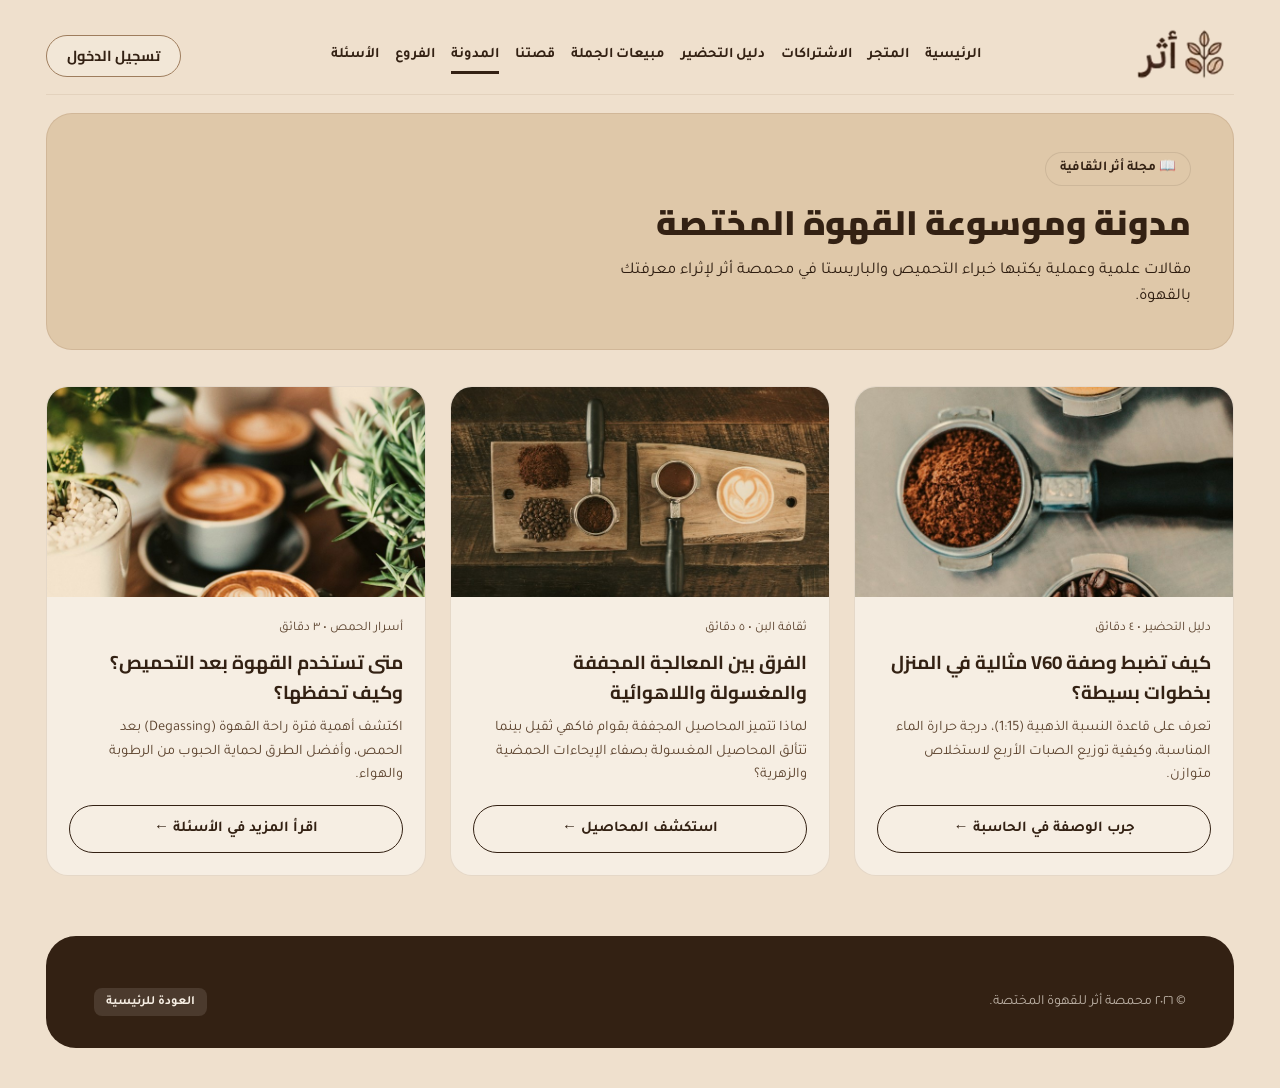
<file: blog.html>
<!DOCTYPE html>
<html lang="ar" dir="rtl">
<head>
  <meta charset="UTF-8" />
  <meta name="viewport" content="width=device-width, initial-scale=1.0" />
  <title>مدونة وموسوعة القهوة المختصة | محمصة أثر</title>
  <link rel="preconnect" href="https://fonts.googleapis.com">
  <link rel="preconnect" href="https://fonts.gstatic.com" crossorigin>
  <link href="https://fonts.googleapis.com/css2?family=Cairo:wght@500;600;700;800;900&family=Tajawal:wght@400;500;700;800&display=swap" rel="stylesheet">
  <link rel="stylesheet" href="css/athar-theme.css" />
  <style>
    .articles-grid { display: grid; grid-template-columns: repeat(3, 1fr); gap: 24px; }
    .article-card { background: var(--bg-product-card); border-radius: 22px; overflow: hidden; border: 1px solid rgba(158,125,93,0.2); display: flex; flex-direction: column; }
    .article-card img { width: 100%; height: 210px; object-fit: cover; }
    .article-body { padding: 22px; display: flex; flex-direction: column; flex: 1; }
    @media (max-width: 860px) { .articles-grid { grid-template-columns: 1fr; } }
  </style>
</head>
<body>
  <div class="page-wrapper">
    <header class="site-header">
      <div class="header-actions">
        <button class="login-btn" id="loginBtn" type="button">تسجيل الدخول</button>
      </div>
      <nav class="main-nav">
        <a href="index.html" class="nav-link">الرئيسية</a>
        <a href="shop.html" class="nav-link">المتجر</a>
        <a href="subscriptions.html" class="nav-link">الاشتراكات</a>
        <a href="brewing-guide.html" class="nav-link">دليل التحضير</a>
        <a href="wholesale.html" class="nav-link">مبيعات الجملة</a>
        <a href="about.html" class="nav-link">قصتنا</a>
        <a href="blog.html" class="nav-link active">المدونة</a>
        <a href="locations.html" class="nav-link">الفروع</a>
        <a href="faq.html" class="nav-link">الأسئلة</a>
      </nav>
      <a href="index.html" class="brand-logo"><img src="assets/logo.png" alt="أثر" /></a>
    </header>

    <section class="page-hero">
      <div>
        <span class="badge-pill">📖 مجلة أثر الثقافية</span>
        <h1>مدونة وموسوعة القهوة المختصة</h1>
        <p>مقالات علمية وعملية يكتبها خبراء التحميص والباريستا في محمصة أثر لإثراء معرفتك بالقهوة.</p>
      </div>
    </section>

    <div class="articles-grid">
      <article class="article-card">
        <img src="assets/blog1.jpg" alt="وصفة V60" />
        <div class="article-body">
          <span style="font-size: 13px; color: var(--text-muted);">دليل التحضير • ٤ دقائق</span>
          <h3 style="margin: 8px 0 10px;">كيف تضبط وصفة V60 مثالية في المنزل بخطوات بسيطة؟</h3>
          <p style="font-size: 14.5px; color: var(--text-muted); margin-bottom: 18px;">تعرف على قاعدة النسبة الذهبية (1:15)، درجة حرارة الماء المناسبة، وكيفية توزيع الصبات الأربع لاستخلاص متوازن.</p>
          <a href="brewing-guide.html" class="btn-outline" style="margin-top: auto;">جرب الوصفة في الحاسبة ←</a>
        </div>
      </article>

      <article class="article-card">
        <img src="assets/blog2.jpg" alt="معالجات القهوة" />
        <div class="article-body">
          <span style="font-size: 13px; color: var(--text-muted);">ثقافة البن • ٥ دقائق</span>
          <h3 style="margin: 8px 0 10px;">الفرق بين المعالجة المجففة والمغسولة واللاهوائية</h3>
          <p style="font-size: 14.5px; color: var(--text-muted); margin-bottom: 18px;">لماذا تتميز المحاصيل المجففة بقوام فاكهي ثقيل بينما تتألق المحاصيل المغسولة بصفاء الإيحاءات الحمضية والزهرية؟</p>
          <a href="shop.html" class="btn-outline" style="margin-top: auto;">استكشف المحاصيل ←</a>
        </div>
      </article>

      <article class="article-card">
        <img src="assets/blog3.jpg" alt="تخزين القهوة" />
        <div class="article-body">
          <span style="font-size: 13px; color: var(--text-muted);">أسرار الحمص • ٣ دقائق</span>
          <h3 style="margin: 8px 0 10px;">متى تستخدم القهوة بعد التحميص؟ وكيف تحفظها؟</h3>
          <p style="font-size: 14.5px; color: var(--text-muted); margin-bottom: 18px;">اكتشف أهمية فترة راحة القهوة (Degassing) بعد الحمص، وأفضل الطرق لحماية الحبوب من الرطوبة والهواء.</p>
          <a href="faq.html" class="btn-outline" style="margin-top: auto;">اقرأ المزيد في الأسئلة ←</a>
        </div>
      </article>
    </div>

    <footer class="site-footer">
      <div class="footer-bottom" style="padding-top: 0;">
        <span>© ٢٠٢٦ محمصة أثر للقهوة المختصة.</span>
        <a href="index.html" class="pay-pill">العودة للرئيسية</a>
      </div>
    </footer>
  </div>
  <script src="js/athar-core.js"></script>
</body>
</html>
</file>
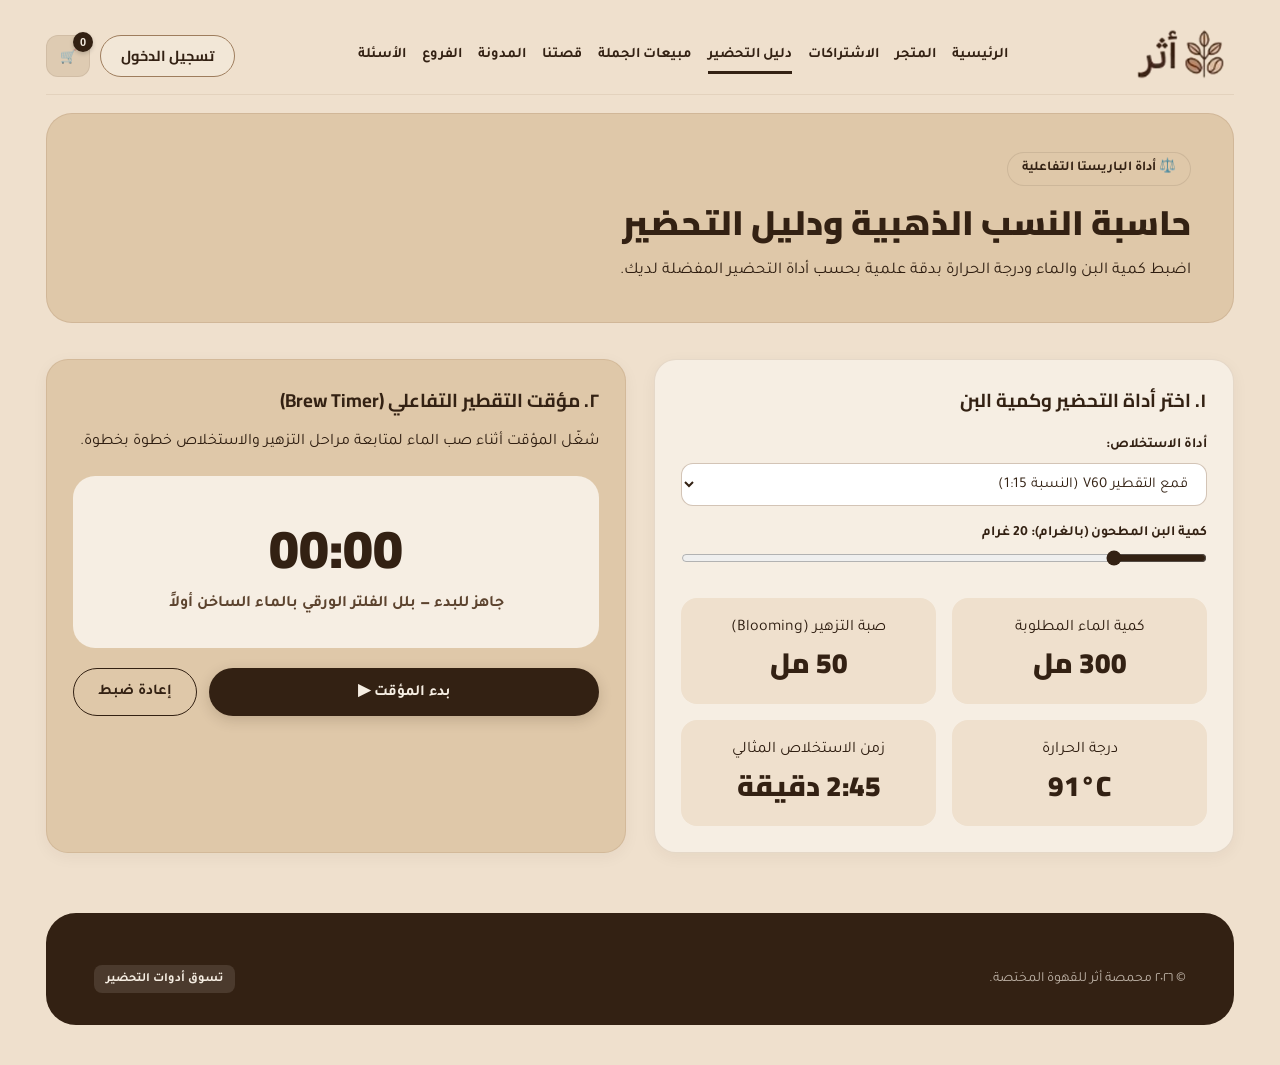
<file: brewing-guide.html>
<!DOCTYPE html>
<html lang="ar" dir="rtl">
<head>
  <meta charset="UTF-8" />
  <meta name="viewport" content="width=device-width, initial-scale=1.0" />
  <title>دليل التحضير وحاسبة القهوة المختصة | محمصة أثر</title>
  <link rel="preconnect" href="https://fonts.googleapis.com">
  <link rel="preconnect" href="https://fonts.gstatic.com" crossorigin>
  <link href="https://fonts.googleapis.com/css2?family=Cairo:wght@500;600;700;800;900&family=Tajawal:wght@400;500;700;800&display=swap" rel="stylesheet">
  <link rel="stylesheet" href="css/athar-theme.css" />
  <style>
    .calc-grid {
      display: grid;
      grid-template-columns: 1fr 1fr;
      gap: 28px;
      margin-bottom: 48px;
    }
    .result-boxes {
      display: grid;
      grid-template-columns: repeat(2, 1fr);
      gap: 16px;
      margin-top: 20px;
    }
    .res-box {
      background: var(--bg-page);
      padding: 18px;
      border-radius: 16px;
      text-align: center;
    }
    .res-box strong {
      font-family: 'Cairo', sans-serif;
      font-size: 28px;
      font-weight: 900;
      color: var(--espresso);
      display: block;
    }
    @media (max-width: 860px) { .calc-grid { grid-template-columns: 1fr; } }
    @media (max-width: 520px) {
      .result-boxes { grid-template-columns: 1fr; gap: 10px; }
      #timerDisplay { font-size: 40px !important; }
    }
  </style>
</head>
<body>
  <div class="page-wrapper">
    <header class="site-header">
      <div class="header-actions">
        <button class="icon-btn" id="cartBtn"><span class="cart-badge" id="cartCount">0</span>🛒</button>
        <button class="login-btn" id="loginBtn" type="button">تسجيل الدخول</button>
      </div>
      <nav class="main-nav">
        <a href="index.html" class="nav-link">الرئيسية</a>
        <a href="shop.html" class="nav-link">المتجر</a>
        <a href="subscriptions.html" class="nav-link">الاشتراكات</a>
        <a href="brewing-guide.html" class="nav-link active">دليل التحضير</a>
        <a href="wholesale.html" class="nav-link">مبيعات الجملة</a>
        <a href="about.html" class="nav-link">قصتنا</a>
        <a href="blog.html" class="nav-link">المدونة</a>
        <a href="locations.html" class="nav-link">الفروع</a>
        <a href="faq.html" class="nav-link">الأسئلة</a>
      </nav>
      <a href="index.html" class="brand-logo"><img src="assets/logo.png" alt="أثر" /></a>
    </header>

    <section class="page-hero">
      <div>
        <span class="badge-pill">⚖️ أداة الباريستا التفاعلية</span>
        <h1>حاسبة النسب الذهبية ودليل التحضير</h1>
        <p>اضبط كمية البن والماء ودرجة الحرارة بدقة علمية بحسب أداة التحضير المفضلة لديك.</p>
      </div>
    </section>

    <div class="calc-grid">
      <div class="surface-card">
        <h3 style="margin-bottom: 18px;">١. اختر أداة التحضير وكمية البن</h3>
        <div class="form-group">
          <label>أداة الاستخلاص:</label>
          <select id="brewMethod" class="form-select">
            <option value="15" data-temp="91°C" data-time="2:45 دقيقة" data-grind="متوسطة النعومة">قمع التقطير V60 (النسبة 1:15)</option>
            <option value="16" data-temp="92°C" data-time="3:30 دقيقة" data-grind="متوسطة">أداة كيمكس Chemex (النسبة 1:16)</option>
            <option value="2" data-temp="93°C" data-time="28 ثانية" data-grind="ناعمة جداً">إسبريسو دبل شوت (النسبة 1:2)</option>
            <option value="14" data-temp="88°C" data-time="2:00 دقيقة" data-grind="متوسطة النعومة">إيروبرس AeroPress (النسبة 1:14)</option>
            <option value="12" data-temp="94°C" data-time="4:00 دقائق" data-grind="خشنة">فرنش برس French Press (النسبة 1:12)</option>
          </select>
        </div>

        <div class="form-group">
          <label>كمية البن المطحون (بالغرام): <strong id="gramsLabel">20 غرام</strong></label>
          <input type="range" id="coffeeGrams" min="12" max="60" value="20" style="width: 100%; accent-color: var(--espresso);" />
        </div>

        <div class="result-boxes">
          <div class="res-box">
            <span>كمية الماء المطلوبة</span>
            <strong id="waterOut">300 مل</strong>
          </div>
          <div class="res-box">
            <span>صبة التزهير (Blooming)</span>
            <strong id="bloomOut">50 مل</strong>
          </div>
          <div class="res-box">
            <span>درجة الحرارة</span>
            <strong id="tempOut">91°C</strong>
          </div>
          <div class="res-box">
            <span>زمن الاستخلاص المثالي</span>
            <strong id="timeOut">2:45 دقيقة</strong>
          </div>
        </div>
      </div>

      <div class="surface-card" style="background: var(--bg-hero-card);">
        <h3 style="margin-bottom: 14px;">٢. مؤقت التقطير التفاعلي (Brew Timer)</h3>
        <p style="margin-bottom: 20px;">شغّل المؤقت أثناء صب الماء لمتابعة مراحل التزهير والاستخلاص خطوة بخطوة.</p>
        <div style="background: var(--bg-product-card); border-radius: 22px; padding: 30px; text-align: center; margin-bottom: 20px;">
          <div id="timerDisplay" style="font-family: 'Cairo', sans-serif; font-size: 54px; font-weight: 900; color: var(--espresso);">00:00</div>
          <p id="timerStepText" style="font-weight: 700; color: var(--text-muted);">جاهز للبدء — بلل الفلتر الورقي بالماء الساخن أولاً</p>
        </div>
        <div style="display: flex; gap: 12px;">
          <button class="btn-primary" style="flex: 1;" id="startTimerBtn">بدء المؤقت ▶</button>
          <button class="btn-outline" id="resetTimerBtn">إعادة ضبط</button>
        </div>
      </div>
    </div>

    <footer class="site-footer">
      <div class="footer-bottom" style="padding-top: 0;">
        <span>© ٢٠٢٦ محمصة أثر للقهوة المختصة.</span>
        <a href="shop.html" class="pay-pill">تسوق أدوات التحضير</a>
      </div>
    </footer>
  </div>

  <script src="js/athar-core.js"></script>
  <script>
    const methodEl = document.getElementById('brewMethod');
    const gramsEl = document.getElementById('coffeeGrams');

    function updateCalc() {
      const ratio = Number(methodEl.value);
      const grams = Number(gramsEl.value);
      const opt = methodEl.options[methodEl.selectedIndex];
      document.getElementById('gramsLabel').textContent = `${grams} غرام`;
      document.getElementById('waterOut').textContent = `${grams * ratio} مل`;
      document.getElementById('bloomOut').textContent = `${Math.round(grams * 2.5)} مل`;
      document.getElementById('tempOut').textContent = opt.dataset.temp;
      document.getElementById('timeOut').textContent = opt.dataset.time;
    }

    methodEl.addEventListener('change', updateCalc);
    gramsEl.addEventListener('input', updateCalc);

    // Timer
    let secs = 0;
    let interval = null;
    const disp = document.getElementById('timerDisplay');
    const stepTxt = document.getElementById('timerStepText');

    document.getElementById('startTimerBtn').addEventListener('click', function() {
      if (interval) {
        clearInterval(interval);
        interval = null;
        this.textContent = 'استئناف المؤقت ▶';
        return;
      }
      this.textContent = 'إيقاف مؤقت ⏸';
      interval = setInterval(() => {
        secs++;
        const m = String(Math.floor(secs / 60)).padStart(2, '0');
        const s = String(secs % 60).padStart(2, '0');
        disp.textContent = `${m}:${s}`;
        if (secs < 35) stepTxt.textContent = 'مرحلة التزهير (Blooming): صب الماء ببطء وانتظر خروج الغازات...';
        else if (secs < 90) stepTxt.textContent = 'الصبة الثانية: صب بشكل حلزوني من المركز للأطراف...';
        else stepTxt.textContent = 'الصبة الأخيرة: انتظر اكتمال التقطير واستمتع بقهوتك ☕';
      }, 1000);
    });

    document.getElementById('resetTimerBtn').addEventListener('click', () => {
      clearInterval(interval);
      interval = null;
      secs = 0;
      disp.textContent = '00:00';
      document.getElementById('startTimerBtn').textContent = 'بدء المؤقت ▶';
      stepTxt.textContent = 'جاهز للبدء — بلل الفلتر الورقي بالماء الساخن أولاً';
    });
  </script>
</body>
</html>
</file>
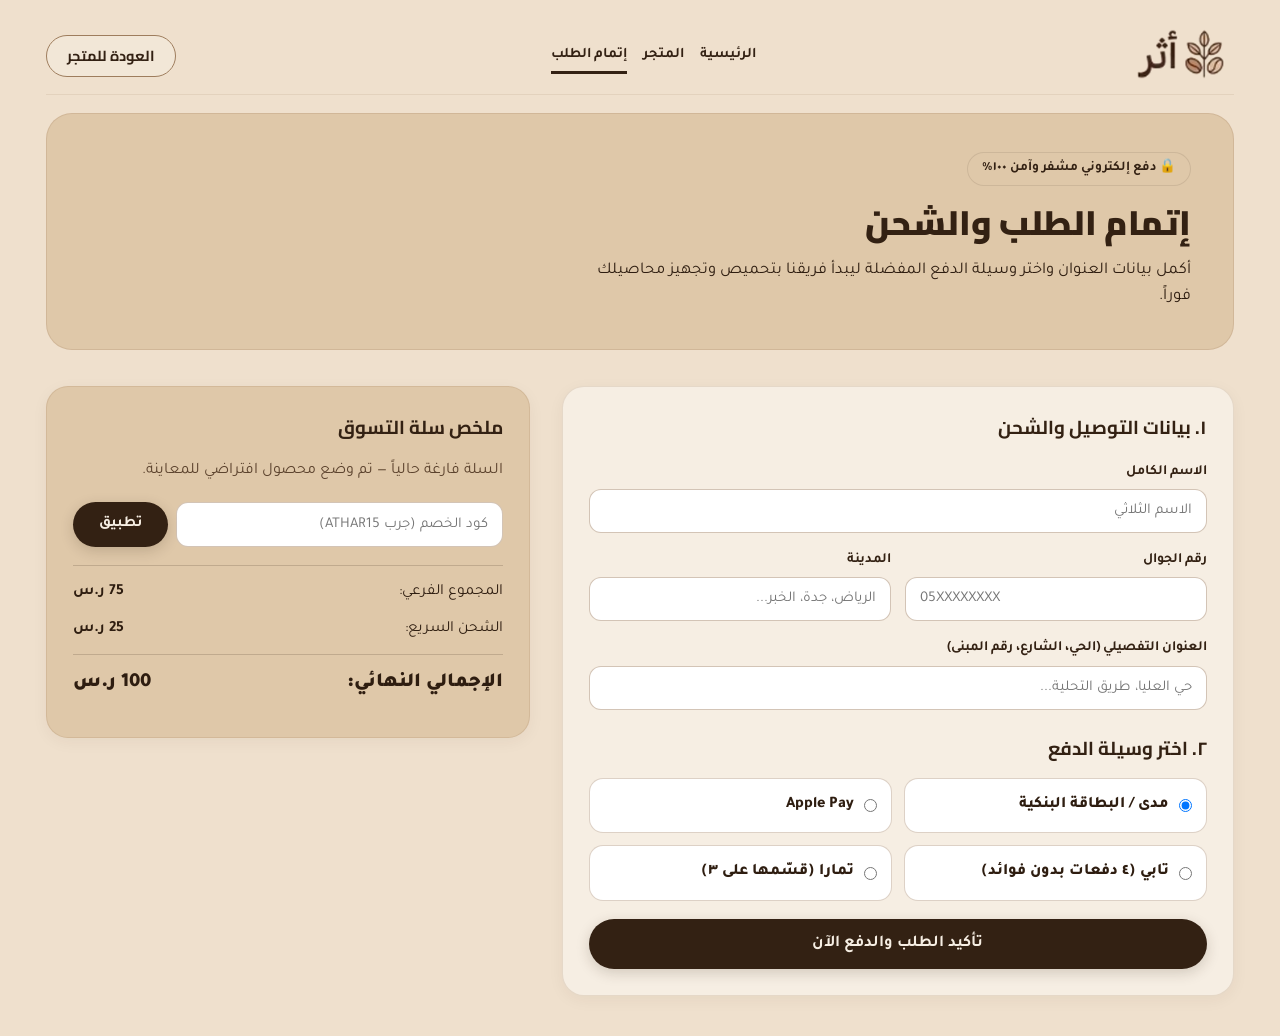
<file: checkout.html>
<!DOCTYPE html>
<html lang="ar" dir="rtl">
<head>
  <meta charset="UTF-8" />
  <meta name="viewport" content="width=device-width, initial-scale=1.0" />
  <title>إتمام الطلب والدفع الآمن | محمصة أثر</title>
  <link rel="preconnect" href="https://fonts.googleapis.com">
  <link rel="preconnect" href="https://fonts.gstatic.com" crossorigin>
  <link href="https://fonts.googleapis.com/css2?family=Cairo:wght@500;600;700;800;900&family=Tajawal:wght@400;500;700;800&display=swap" rel="stylesheet">
  <link rel="stylesheet" href="css/athar-theme.css" />
  <style>
    .checkout-layout {
      display: grid;
      grid-template-columns: 1.25fr 0.9fr;
      gap: 32px;
      align-items: start;
    }
    .pay-method-grid {
      display: grid;
      grid-template-columns: repeat(2, 1fr);
      gap: 12px;
      margin-bottom: 18px;
    }
    .pay-option {
      border: 1.5px solid rgba(158, 125, 93, 0.35);
      border-radius: 14px;
      padding: 14px;
      background: #fff;
      cursor: pointer;
      display: flex;
      align-items: center;
      gap: 10px;
      font-weight: 800;
    }
    .summary-row {
      display: flex;
      justify-content: space-between;
      margin-bottom: 12px;
      font-size: 15.5px;
    }
    @media (max-width: 860px) { .checkout-layout { grid-template-columns: 1fr; gap: 22px; } }
    @media (max-width: 560px) {
      .pay-method-grid { grid-template-columns: 1fr; }
      #finalCheckoutForm div[style*="grid-template-columns: 1fr 1fr"] {
        grid-template-columns: 1fr !important;
      }
    }
  </style>
</head>
<body>
  <div class="page-wrapper">
    <header class="site-header">
      <div class="header-actions">
        <a href="shop.html" class="login-btn">العودة للمتجر</a>
      </div>
      <nav class="main-nav">
        <a href="index.html" class="nav-link">الرئيسية</a>
        <a href="shop.html" class="nav-link">المتجر</a>
        <a href="checkout.html" class="nav-link active">إتمام الطلب</a>
      </nav>
      <a href="index.html" class="brand-logo"><img src="assets/logo.png" alt="أثر" /></a>
    </header>

    <section class="page-hero">
      <div>
        <span class="badge-pill">🔒 دفع إلكتروني مشفر وآمن ١٠٠٪</span>
        <h1>إتمام الطلب والشحن</h1>
        <p>أكمل بيانات العنوان واختر وسيلة الدفع المفضلة ليبدأ فريقنا بتحميص وتجهيز محاصيلك فوراً.</p>
      </div>
    </section>

    <div class="checkout-layout">
      <form class="surface-card" id="finalCheckoutForm">
        <h3 style="margin-bottom: 18px;">١. بيانات التوصيل والشحن</h3>
        <div class="form-group">
          <label>الاسم الكامل</label>
          <input type="text" class="form-input" placeholder="الاسم الثلاثي" required />
        </div>
        <div style="display: grid; grid-template-columns: 1fr 1fr; gap: 14px;">
          <div class="form-group">
            <label>رقم الجوال</label>
            <input type="tel" class="form-input" placeholder="05XXXXXXXX" required />
          </div>
          <div class="form-group">
            <label>المدينة</label>
            <input type="text" class="form-input" placeholder="الرياض، جدة، الخبر..." required />
          </div>
        </div>
        <div class="form-group">
          <label>العنوان التفصيلي (الحي، الشارع، رقم المبنى)</label>
          <input type="text" class="form-input" placeholder="حي العليا، طريق التحلية..." required />
        </div>

        <h3 style="margin: 24px 0 14px;">٢. اختر وسيلة الدفع</h3>
        <div class="pay-method-grid">
          <label class="pay-option"><input type="radio" name="pay" checked /> مدى / البطاقة البنكية</label>
          <label class="pay-option"><input type="radio" name="pay" /> Apple Pay</label>
          <label class="pay-option"><input type="radio" name="pay" /> تابي (٤ دفعات بدون فوائد)</label>
          <label class="pay-option"><input type="radio" name="pay" /> تمارا (قسّمها على ٣)</label>
        </div>

        <button type="submit" class="btn-primary" style="width: 100%; padding: 15px; font-size: 16.5px;">تأكيد الطلب والدفع الآن</button>
      </form>

      <div class="surface-card" style="background: var(--bg-hero-card);">
        <h3 style="margin-bottom: 16px;">ملخص سلة التسوق</h3>
        <div id="checkoutItemsContainer" style="margin-bottom: 18px;"></div>

        <div style="display: flex; gap: 8px; margin-bottom: 18px;">
          <input type="text" id="couponInput" class="form-input" placeholder="كود الخصم (جرب ATHAR15)" />
          <button type="button" class="btn-primary" id="applyCouponBtn">تطبيق</button>
        </div>

        <div style="border-top: 1px solid rgba(51,33,19,0.18); padding-top: 14px;">
          <div class="summary-row"><span>المجموع الفرعي:</span><strong id="coSubtotal">٠ ر.س</strong></div>
          <div class="summary-row"><span>الشحن السريع:</span><strong id="coShipping">٠ ر.س</strong></div>
          <div class="summary-row" id="discountRow" style="display: none; color: var(--success);"><span>الخصم (١٥٪):</span><strong id="coDiscount">-٠ ر.س</strong></div>
          <div class="summary-row" style="font-size: 20px; font-weight: 900; border-top: 1px solid rgba(51,33,19,0.18); padding-top: 12px;">
            <span>الإجمالي النهائي:</span><span id="coTotal">٠ ر.س</span>
          </div>
        </div>
      </div>
    </div>
  </div>

  <script src="js/athar-core.js"></script>
  <script>
    let discountRate = 0;

    function renderCheckoutSummary() {
      const cart = AtharStore.getCart();
      const container = document.getElementById('checkoutItemsContainer');
      const { subtotal, shipping } = AtharStore.getTotals();

      if (cart.length === 0) {
        container.innerHTML = '<p style="color: var(--text-muted);">السلة فارغة حالياً — تم وضع محصول افتراضي للمعاينة.</p>';
      } else {
        container.innerHTML = cart.map(item => `
          <div style="display:flex; justify-content:space-between; align-items:center; background:var(--bg-product-card); padding:10px 14px; border-radius:12px; margin-bottom:8px;">
            <div><strong>${item.title}</strong> × ${item.qty}<br/><small style="color:var(--text-muted);">${item.grind}</small></div>
            <strong>${item.price * item.qty} ر.س</strong>
          </div>
        `).join('');
      }

      const baseSub = subtotal || 75;
      const baseShip = baseSub >= 199 ? 0 : 25;
      const discAmount = Math.round(baseSub * discountRate);
      const finalTotal = baseSub - discAmount + baseShip;

      document.getElementById('coSubtotal').textContent = `${baseSub} ر.س`;
      document.getElementById('coShipping').textContent = baseShip === 0 ? 'مجاني' : `${baseShip} ر.س`;
      if (discountRate > 0) {
        document.getElementById('discountRow').style.display = 'flex';
        document.getElementById('coDiscount').textContent = `-${discAmount} ر.س`;
      }
      document.getElementById('coTotal').textContent = `${finalTotal} ر.س`;
    }

    document.getElementById('applyCouponBtn').addEventListener('click', () => {
      const code = document.getElementById('couponInput').value.trim().toUpperCase();
      if (code === 'ATHAR15') {
        discountRate = 0.15;
        renderCheckoutSummary();
        AtharStore.showToast('تم تفعيل كود الخصم ATHAR15 (خصم ١٥٪) بنجاح 🎉');
      } else {
        AtharStore.showToast('جرب كود الترحيب: ATHAR15');
      }
    });

    document.getElementById('finalCheckoutForm').addEventListener('submit', (e) => {
      e.preventDefault();
      AtharStore.clearCart();
      alert('شكراً لطلبك من محمصة أثر! رقم طلبك #ATH-8493 — جاري تحميص وتجهيز محاصيلك.');
      window.location.href = 'index.html';
    });

    renderCheckoutSummary();
  </script>
</body>
</html>
</file>
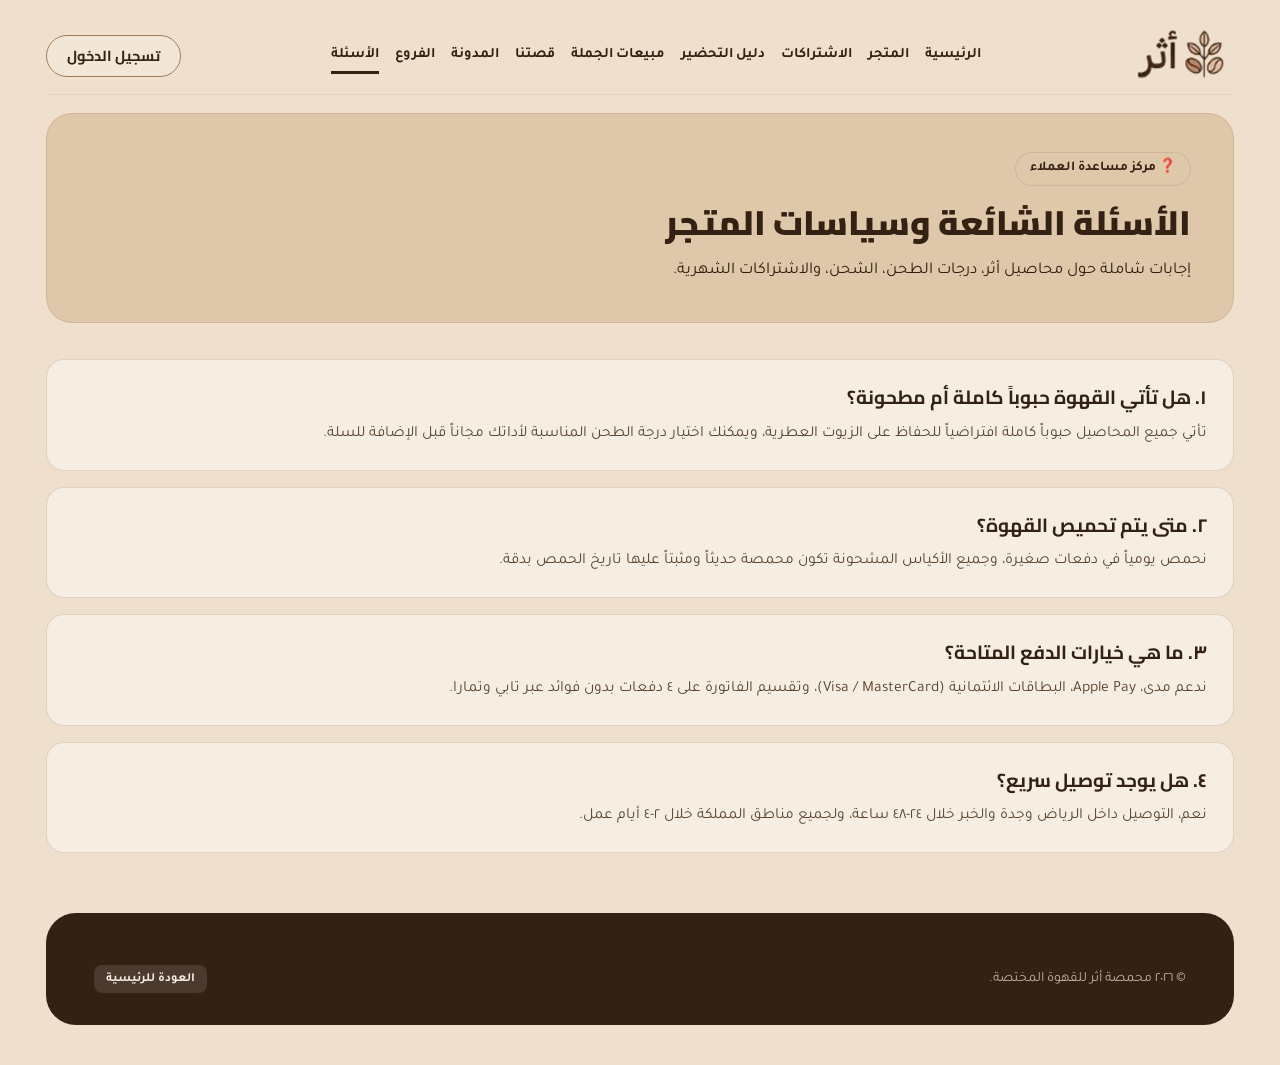
<file: faq.html>
<!DOCTYPE html>
<html lang="ar" dir="rtl">
<head>
  <meta charset="UTF-8" />
  <meta name="viewport" content="width=device-width, initial-scale=1.0" />
  <title>الأسئلة الشائعة ومركز المساعدة | محمصة أثر</title>
  <link rel="preconnect" href="https://fonts.googleapis.com">
  <link rel="preconnect" href="https://fonts.gstatic.com" crossorigin>
  <link href="https://fonts.googleapis.com/css2?family=Cairo:wght@500;600;700;800;900&family=Tajawal:wght@400;500;700;800&display=swap" rel="stylesheet">
  <link rel="stylesheet" href="css/athar-theme.css" />
  <style>
    .faq-box { background: var(--bg-product-card); border-radius: 18px; padding: 22px 26px; margin-bottom: 16px; border: 1px solid rgba(158, 125, 93, 0.25); }
    .faq-box h3 { font-size: 19px; color: var(--espresso); margin-bottom: 8px; }
    .faq-box p { font-size: 15.5px; color: var(--text-muted); line-height: 1.75; }
  </style>
</head>
<body>
  <div class="page-wrapper">
    <header class="site-header">
      <div class="header-actions">
        <button class="login-btn" id="loginBtn" type="button">تسجيل الدخول</button>
      </div>
      <nav class="main-nav">
        <a href="index.html" class="nav-link">الرئيسية</a>
        <a href="shop.html" class="nav-link">المتجر</a>
        <a href="subscriptions.html" class="nav-link">الاشتراكات</a>
        <a href="brewing-guide.html" class="nav-link">دليل التحضير</a>
        <a href="wholesale.html" class="nav-link">مبيعات الجملة</a>
        <a href="about.html" class="nav-link">قصتنا</a>
        <a href="blog.html" class="nav-link">المدونة</a>
        <a href="locations.html" class="nav-link">الفروع</a>
        <a href="faq.html" class="nav-link active">الأسئلة</a>
      </nav>
      <a href="index.html" class="brand-logo"><img src="assets/logo.png" alt="أثر" /></a>
    </header>

    <section class="page-hero">
      <div>
        <span class="badge-pill">❓ مركز مساعدة العملاء</span>
        <h1>الأسئلة الشائعة وسياسات المتجر</h1>
        <p>إجابات شاملة حول محاصيل أثر، درجات الطحن، الشحن، والاشتراكات الشهرية.</p>
      </div>
    </section>

    <div class="faq-box">
      <h3>١. هل تأتي القهوة حبوباً كاملة أم مطحونة؟</h3>
      <p>تأتي جميع المحاصيل حبوباً كاملة افتراضياً للحفاظ على الزيوت العطرية، ويمكنك اختيار درجة الطحن المناسبة لأداتك مجاناً قبل الإضافة للسلة.</p>
    </div>
    <div class="faq-box">
      <h3>٢. متى يتم تحميص القهوة؟</h3>
      <p>نحمص يومياً في دفعات صغيرة، وجميع الأكياس المشحونة تكون محمصة حديثاً ومثبتاً عليها تاريخ الحمص بدقة.</p>
    </div>
    <div class="faq-box">
      <h3>٣. ما هي خيارات الدفع المتاحة؟</h3>
      <p>ندعم مدى، Apple Pay، البطاقات الائتمانية (Visa / MasterCard)، وتقسيم الفاتورة على ٤ دفعات بدون فوائد عبر تابي وتمارا.</p>
    </div>
    <div class="faq-box">
      <h3>٤. هل يوجد توصيل سريع؟</h3>
      <p>نعم، التوصيل داخل الرياض وجدة والخبر خلال ٢٤-٤٨ ساعة، ولجميع مناطق المملكة خلال ٢-٤ أيام عمل.</p>
    </div>

    <footer class="site-footer">
      <div class="footer-bottom" style="padding-top: 0;">
        <span>© ٢٠٢٦ محمصة أثر للقهوة المختصة.</span>
        <a href="index.html" class="pay-pill">العودة للرئيسية</a>
      </div>
    </footer>
  </div>
  <script src="js/athar-core.js"></script>
</body>
</html>
</file>
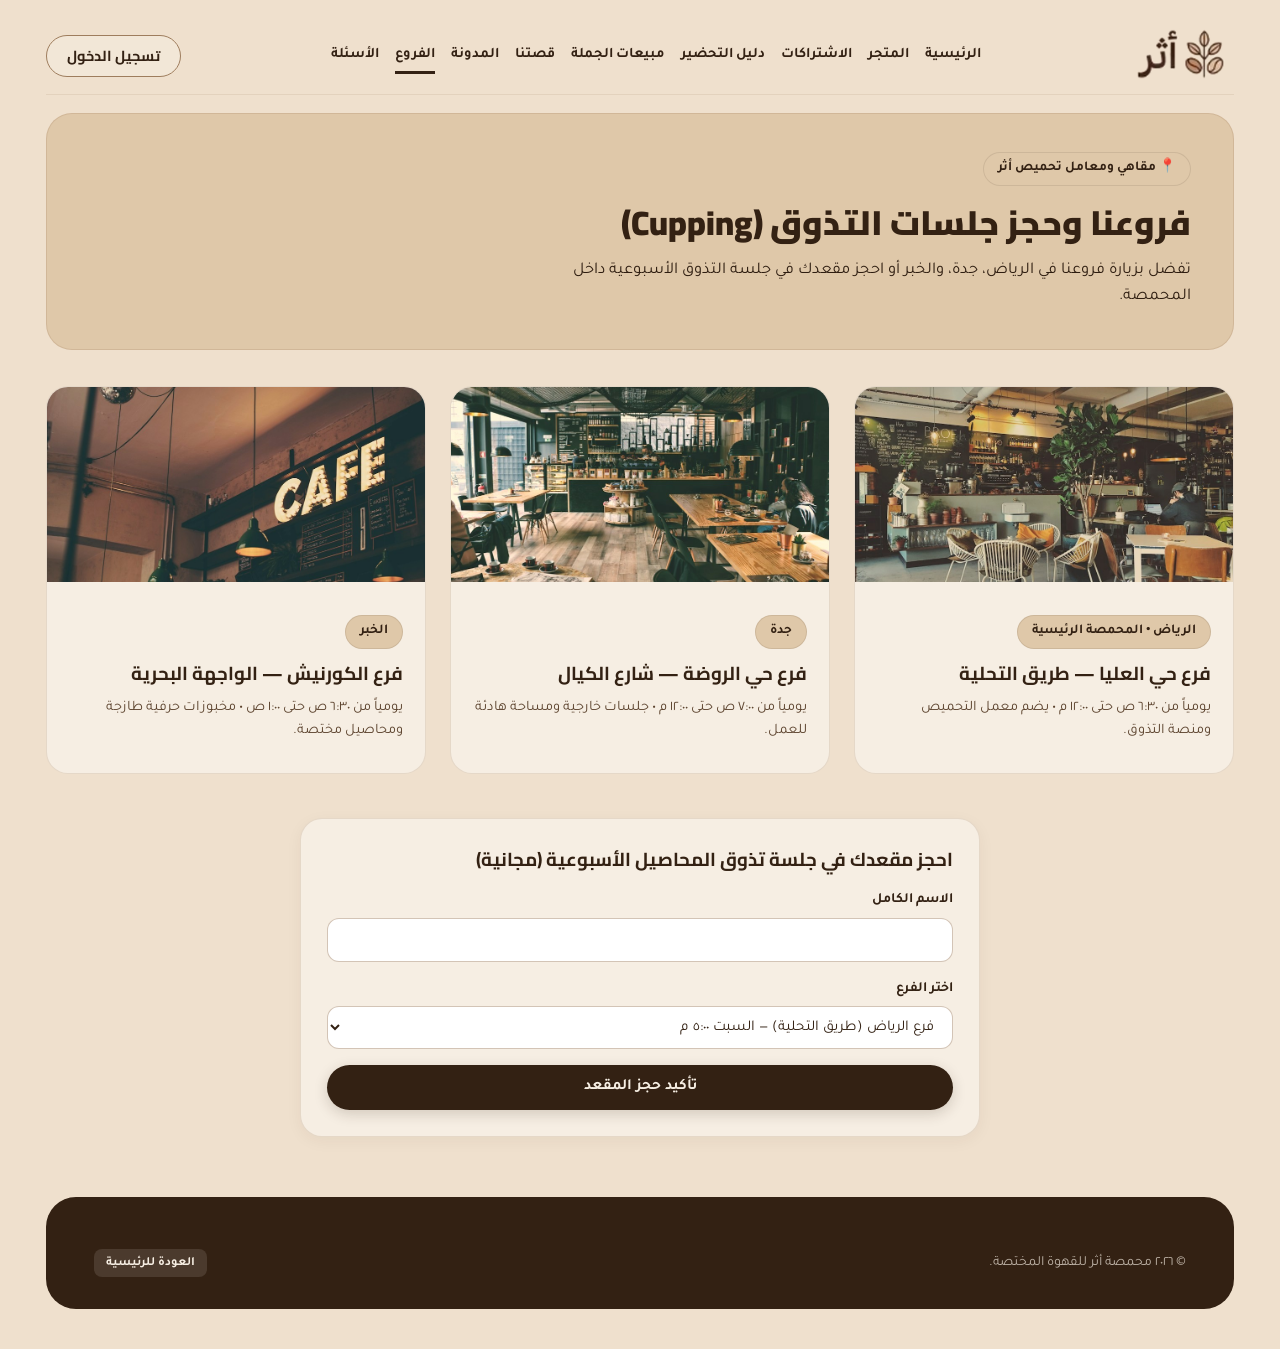
<file: locations.html>
<!DOCTYPE html>
<html lang="ar" dir="rtl">
<head>
  <meta charset="UTF-8" />
  <meta name="viewport" content="width=device-width, initial-scale=1.0" />
  <title>فروعنا وحجز جلسات التذوق | محمصة أثر</title>
  <link rel="preconnect" href="https://fonts.googleapis.com">
  <link rel="preconnect" href="https://fonts.gstatic.com" crossorigin>
  <link href="https://fonts.googleapis.com/css2?family=Cairo:wght@500;600;700;800;900&family=Tajawal:wght@400;500;700;800&display=swap" rel="stylesheet">
  <link rel="stylesheet" href="css/athar-theme.css" />
  <style>
    .loc-grid { display: grid; grid-template-columns: repeat(3, 1fr); gap: 24px; margin-bottom: 44px; }
    .loc-card { background: var(--bg-product-card); border-radius: 22px; overflow: hidden; border: 1px solid rgba(158,125,93,0.2); }
    .loc-card img { width: 100%; height: 195px; object-fit: cover; }
    .loc-body { padding: 22px; }
    @media (max-width: 860px) { .loc-grid { grid-template-columns: 1fr; } }
  </style>
</head>
<body>
  <div class="page-wrapper">
    <header class="site-header">
      <div class="header-actions">
        <button class="login-btn" id="loginBtn" type="button">تسجيل الدخول</button>
      </div>
      <nav class="main-nav">
        <a href="index.html" class="nav-link">الرئيسية</a>
        <a href="shop.html" class="nav-link">المتجر</a>
        <a href="subscriptions.html" class="nav-link">الاشتراكات</a>
        <a href="brewing-guide.html" class="nav-link">دليل التحضير</a>
        <a href="wholesale.html" class="nav-link">مبيعات الجملة</a>
        <a href="about.html" class="nav-link">قصتنا</a>
        <a href="blog.html" class="nav-link">المدونة</a>
        <a href="locations.html" class="nav-link active">الفروع</a>
        <a href="faq.html" class="nav-link">الأسئلة</a>
      </nav>
      <a href="index.html" class="brand-logo"><img src="assets/logo.png" alt="أثر" /></a>
    </header>

    <section class="page-hero">
      <div>
        <span class="badge-pill">📍 مقاهي ومعامل تحميص أثر</span>
        <h1>فروعنا وحجز جلسات التذوق (Cupping)</h1>
        <p>تفضل بزيارة فروعنا في الرياض، جدة، والخبر أو احجز مقعدك في جلسة التذوق الأسبوعية داخل المحمصة.</p>
      </div>
    </section>

    <div class="loc-grid">
      <div class="loc-card">
        <img src="assets/branch1.jpg" alt="فرع الرياض" />
        <div class="loc-body">
          <span class="badge-pill">الرياض • المحمصة الرئيسية</span>
          <h3>فرع حي العليا — طريق التحلية</h3>
          <p style="color: var(--text-muted); font-size: 14.5px; margin: 8px 0;">يومياً من ٦:٣٠ ص حتى ١٢:٠٠ م • يضم معمل التحميص ومنصة التذوق.</p>
        </div>
      </div>

      <div class="loc-card">
        <img src="assets/branch2.jpg" alt="فرع جدة" />
        <div class="loc-body">
          <span class="badge-pill">جدة</span>
          <h3>فرع حي الروضة — شارع الكيال</h3>
          <p style="color: var(--text-muted); font-size: 14.5px; margin: 8px 0;">يومياً من ٧:٠٠ ص حتى ١٢:٠٠ م • جلسات خارجية ومساحة هادئة للعمل.</p>
        </div>
      </div>

      <div class="loc-card">
        <img src="assets/gallery4.jpg" alt="فرع الخبر" />
        <div class="loc-body">
          <span class="badge-pill">الخبر</span>
          <h3>فرع الكورنيش — الواجهة البحرية</h3>
          <p style="color: var(--text-muted); font-size: 14.5px; margin: 8px 0;">يومياً من ٦:٣٠ ص حتى ١:٠٠ ص • مخبوزات حرفية طازجة ومحاصيل مختصة.</p>
        </div>
      </div>
    </div>

    <div class="surface-card" style="max-width: 680px; margin: 0 auto;">
      <h3 style="margin-bottom: 14px;">احجز مقعدك في جلسة تذوق المحاصيل الأسبوعية (مجانية)</h3>
      <form onsubmit="event.preventDefault(); AtharStore.showToast('تم تأكيد حجز مقعدك في جلسة التذوق القادمة! ☕'); this.reset();">
        <div class="form-group">
          <label>الاسم الكامل</label>
          <input type="text" class="form-input" required />
        </div>
        <div class="form-group">
          <label>اختر الفرع</label>
          <select class="form-select">
            <option>فرع الرياض (طريق التحلية) — السبت ٥:٠٠ م</option>
            <option>فرع جدة (حي الروضة) — السبت ٦:٠٠ م</option>
            <option>فرع الخبر (الكورنيش) — الجمعة ٥:٠٠ م</option>
          </select>
        </div>
        <button type="submit" class="btn-primary" style="width: 100%;">تأكيد حجز المقعد</button>
      </form>
    </div>

    <footer class="site-footer">
      <div class="footer-bottom" style="padding-top: 0;">
        <span>© ٢٠٢٦ محمصة أثر للقهوة المختصة.</span>
        <a href="index.html" class="pay-pill">العودة للرئيسية</a>
      </div>
    </footer>
  </div>
  <script src="js/athar-core.js"></script>
</body>
</html>
</file>
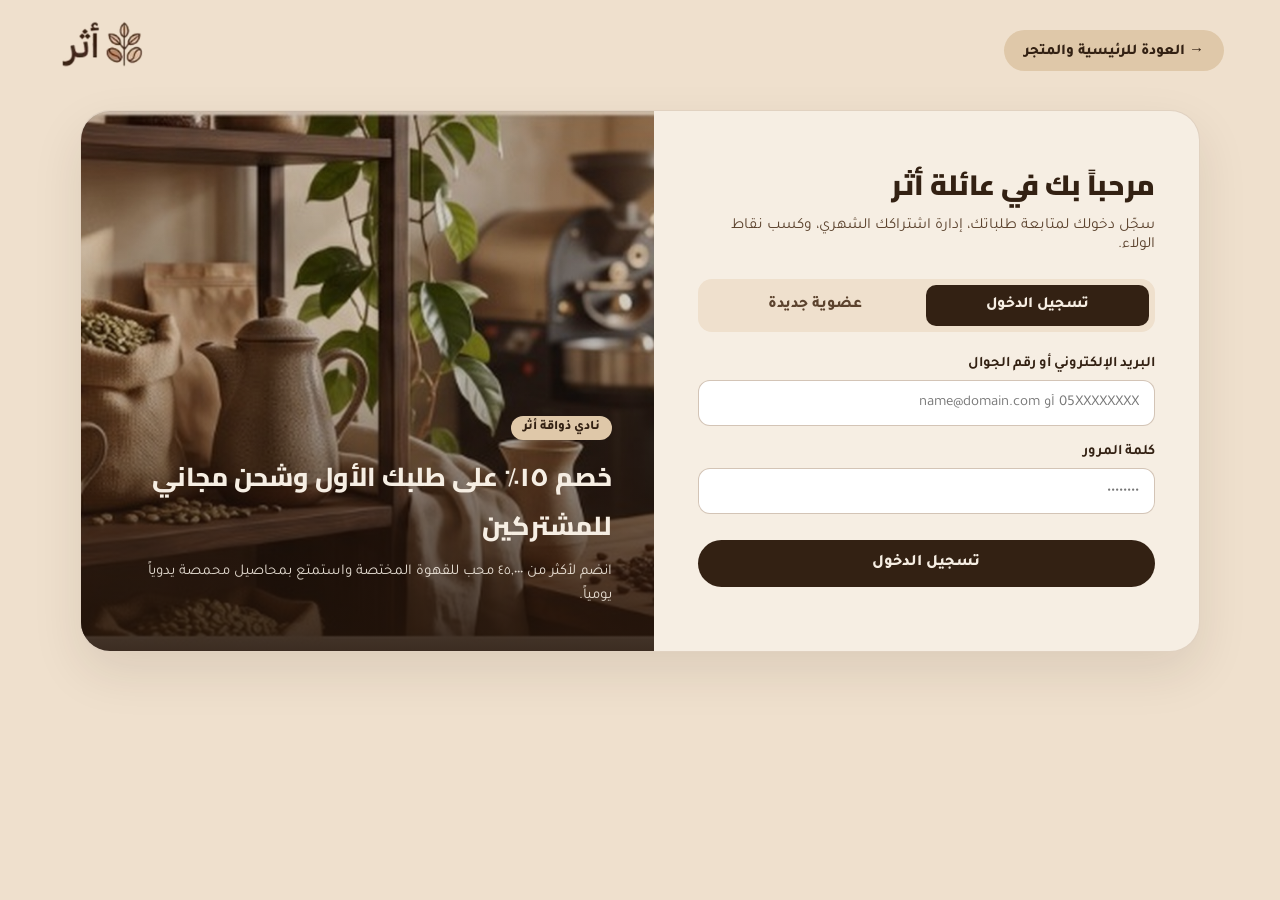
<file: login.html>
<!DOCTYPE html>
<html lang="ar" dir="rtl">
<head>
  <meta charset="UTF-8" />
  <meta name="viewport" content="width=device-width, initial-scale=1.0" />
  <title>تسجيل الدخول وإنشاء حساب | محمصة أثر</title>
  <link rel="preconnect" href="https://fonts.googleapis.com">
  <link rel="preconnect" href="https://fonts.gstatic.com" crossorigin>
  <link href="https://fonts.googleapis.com/css2?family=Cairo:wght@500;600;700;800;900&family=Tajawal:wght@400;500;700;800&display=swap" rel="stylesheet">
  <style>
    :root {
      --bg-page: #efe0cd;
      --bg-card: #f6eee3;
      --bg-hero-card: #dfc8a9;
      --espresso: #332113;
      --espresso-hover: #4a311d;
      --text-main: #2e1d10;
      --text-muted: #5c432e;
      --border-subtle: #9e7d5d;
    }
    * { box-sizing: border-box; margin: 0; padding: 0; }
    body {
      background-color: var(--bg-page);
      color: var(--text-main);
      font-family: 'Tajawal', 'Cairo', sans-serif;
      min-height: 100vh;
      display: flex;
      flex-direction: column;
    }
    .top-bar {
      max-width: 1240px;
      width: 100%;
      margin: 0 auto;
      padding: 20px 36px;
      display: flex;
      align-items: center;
      justify-content: space-between;
    }
    .back-btn {
      display: inline-flex;
      align-items: center;
      gap: 8px;
      text-decoration: none;
      color: var(--espresso);
      font-weight: 800;
      background: var(--bg-hero-card);
      padding: 10px 20px;
      border-radius: 999px;
      font-size: 15px;
    }
    .auth-container {
      max-width: 1120px;
      width: 92%;
      margin: 10px auto 50px;
      background: var(--bg-card);
      border-radius: 30px;
      overflow: hidden;
      display: grid;
      grid-template-columns: 1fr 1.05fr;
      box-shadow: 0 20px 50px rgba(51, 33, 19, 0.1);
      border: 1px solid rgba(158, 125, 93, 0.25);
    }
    .auth-form-side {
      padding: 48px 44px;
    }
    .auth-visual-side {
      position: relative;
      min-height: 540px;
    }
    .auth-visual-side img {
      width: 100%;
      height: 100%;
      object-fit: cover;
      display: block;
    }
    .visual-overlay {
      position: absolute;
      inset: 0;
      background: linear-gradient(to top, rgba(35, 20, 10, 0.88) 0%, rgba(35, 20, 10, 0.2) 60%);
      display: flex;
      flex-direction: column;
      justify-content: flex-end;
      padding: 42px;
      color: #f6eee3;
    }
    .tabs {
      display: grid;
      grid-template-columns: 1fr 1fr;
      background: var(--bg-page);
      padding: 6px;
      border-radius: 14px;
      margin: 24px 0;
    }
    .tab {
      border: none;
      background: none;
      padding: 11px;
      border-radius: 10px;
      font-family: inherit;
      font-size: 15.5px;
      font-weight: 800;
      color: var(--text-muted);
      cursor: pointer;
    }
    .tab.active {
      background: var(--espresso);
      color: #f6eee3;
    }
    .field { margin-bottom: 18px; }
    .field label {
      display: block;
      font-size: 14.5px;
      font-weight: 700;
      color: var(--espresso);
      margin-bottom: 7px;
    }
    .field input {
      width: 100%;
      padding: 13px 15px;
      border-radius: 12px;
      border: 1.3px solid rgba(158, 125, 93, 0.45);
      background: #fff;
      font-family: inherit;
      font-size: 15px;
    }
    .submit-btn {
      width: 100%;
      padding: 14px;
      border-radius: 999px;
      border: none;
      background: var(--espresso);
      color: #f6eee3;
      font-family: inherit;
      font-size: 16px;
      font-weight: 800;
      cursor: pointer;
      margin-top: 8px;
    }
    .submit-btn:hover { background: var(--espresso-hover); }
    @media (max-width: 860px) {
      .auth-container { grid-template-columns: 1fr; width: 94%; border-radius: 22px; }
      .auth-visual-side { min-height: 220px; order: -1; }
      .visual-overlay { padding: 24px 20px; }
      .auth-form-side { padding: 32px 24px; }
    }
    @media (max-width: 520px) {
      .top-bar { padding: 14px 16px; }
      .back-btn { padding: 8px 14px; font-size: 13.5px; }
      .top-bar img { height: 42px !important; }
      .auth-form-side { padding: 24px 18px; }
      .auth-form-side h1 { font-size: 23px !important; }
    }
  </style>
</head>
<body>
  <header class="top-bar">
    <a href="index.html" class="back-btn">→ العودة للرئيسية والمتجر</a>
    <a href="index.html"><img src="assets/logo.png" alt="أثر" style="height: 52px;" /></a>
  </header>

  <main class="auth-container">
    <div class="auth-form-side">
      <h1 style="font-family: 'Cairo', sans-serif; font-size: 28px; font-weight: 900; color: var(--espresso);">مرحباً بك في عائلة أثر</h1>
      <p style="color: var(--text-muted); font-size: 15.5px; margin-top: 6px;">سجّل دخولك لمتابعة طلباتك، إدارة اشتراكك الشهري، وكسب نقاط الولاء.</p>

      <div class="tabs">
        <button class="tab active" id="tLogin" onclick="switchTab('login')">تسجيل الدخول</button>
        <button class="tab" id="tReg" onclick="switchTab('reg')">عضوية جديدة</button>
      </div>

      <form id="fLogin" onsubmit="handleAuth(event, 'تم تسجيل الدخول بنجاح! جاري تحويلك للمتجر...')">
        <div class="field">
          <label>البريد الإلكتروني أو رقم الجوال</label>
          <input type="text" placeholder="05XXXXXXXX أو name@domain.com" required />
        </div>
        <div class="field">
          <label>كلمة المرور</label>
          <input type="password" placeholder="••••••••" required />
        </div>
        <button type="submit" class="submit-btn">تسجيل الدخول</button>
      </form>

      <form id="fReg" style="display: none;" onsubmit="handleAuth(event, 'تم إنشاء حسابك بنجاح! كود خصمك الترحيبي: ATHAR15')">
        <div class="field">
          <label>الاسم الكامل</label>
          <input type="text" placeholder="الاسم الثلاثي" required />
        </div>
        <div class="field">
          <label>رقم الجوال</label>
          <input type="tel" placeholder="05XXXXXXXX" required />
        </div>
        <div class="field">
          <label>البريد الإلكتروني</label>
          <input type="email" placeholder="name@domain.com" required />
        </div>
        <div class="field">
          <label>كلمة المرور</label>
          <input type="password" placeholder="٨ خانات على الأقل" required />
        </div>
        <button type="submit" class="submit-btn">إنشاء حساب جديد</button>
      </form>
    </div>

    <div class="auth-visual-side">
      <img src="assets/hero.jpg" alt="محمصة أثر" />
      <div class="visual-overlay">
        <span style="background: var(--bg-hero-card); color: var(--espresso); padding: 4px 12px; border-radius: 999px; font-size: 13px; font-weight: 800; width: fit-content; margin-bottom: 12px;">نادي ذواقة أثر</span>
        <h2 style="font-family: 'Cairo', sans-serif; font-size: 26px; font-weight: 800; margin-bottom: 10px;">خصم ١٥٪ على طلبك الأول وشحن مجاني للمشتركين</h2>
        <p style="font-size: 15px; opacity: 0.9; line-height: 1.65;">انضم لأكثر من ٤٥,٠٠٠ محب للقهوة المختصة واستمتع بمحاصيل محمصة يدوياً يومياً.</p>
      </div>
    </div>
  </main>

  <script>
    function switchTab(mode) {
      document.getElementById('tLogin').classList.toggle('active', mode === 'login');
      document.getElementById('tReg').classList.toggle('active', mode === 'reg');
      document.getElementById('fLogin').style.display = mode === 'login' ? 'block' : 'none';
      document.getElementById('fReg').style.display = mode === 'reg' ? 'block' : 'none';
    }

    document.getElementById('fLogin').addEventListener('submit', function(e) {
      e.preventDefault();
      const inputVal = this.querySelector('input[type="text"]').value.trim();
      if (inputVal.toLowerCase() === 'admin' || inputVal.toLowerCase() === 'admin@atharcoffee.sa') {
        localStorage.setItem('athar_logged_user', 'المدير (Admin)');
        localStorage.setItem('athar_user_role', 'admin');
        alert('مرحباً بك أيها المدير! جاري تحويلك إلى لوحة التحكم الإدارية.');
        window.location.href = 'admin.html';
        return;
      }
      const user = inputVal.includes('@') ? inputVal.split('@')[0] : inputVal;
      localStorage.setItem('athar_logged_user', user);
      localStorage.setItem('athar_user_role', 'customer');
      alert(`مرحباً بعودتك يا ${user}! تم تسجيل الدخول بنجاح.`);
      window.location.href = 'index.html';
    });

    document.getElementById('fReg').addEventListener('submit', function(e) {
      e.preventDefault();
      const name = this.querySelector('input[type="text"]').value.trim();
      localStorage.setItem('athar_logged_user', name);
      localStorage.setItem('athar_user_role', 'customer');
      alert(`تم إنشاء حسابك بنجاح يا ${name}! كود خصمك الترحيبي: ATHAR15`);
      window.location.href = 'index.html';
    });
  </script>
</body>
</html>
</file>
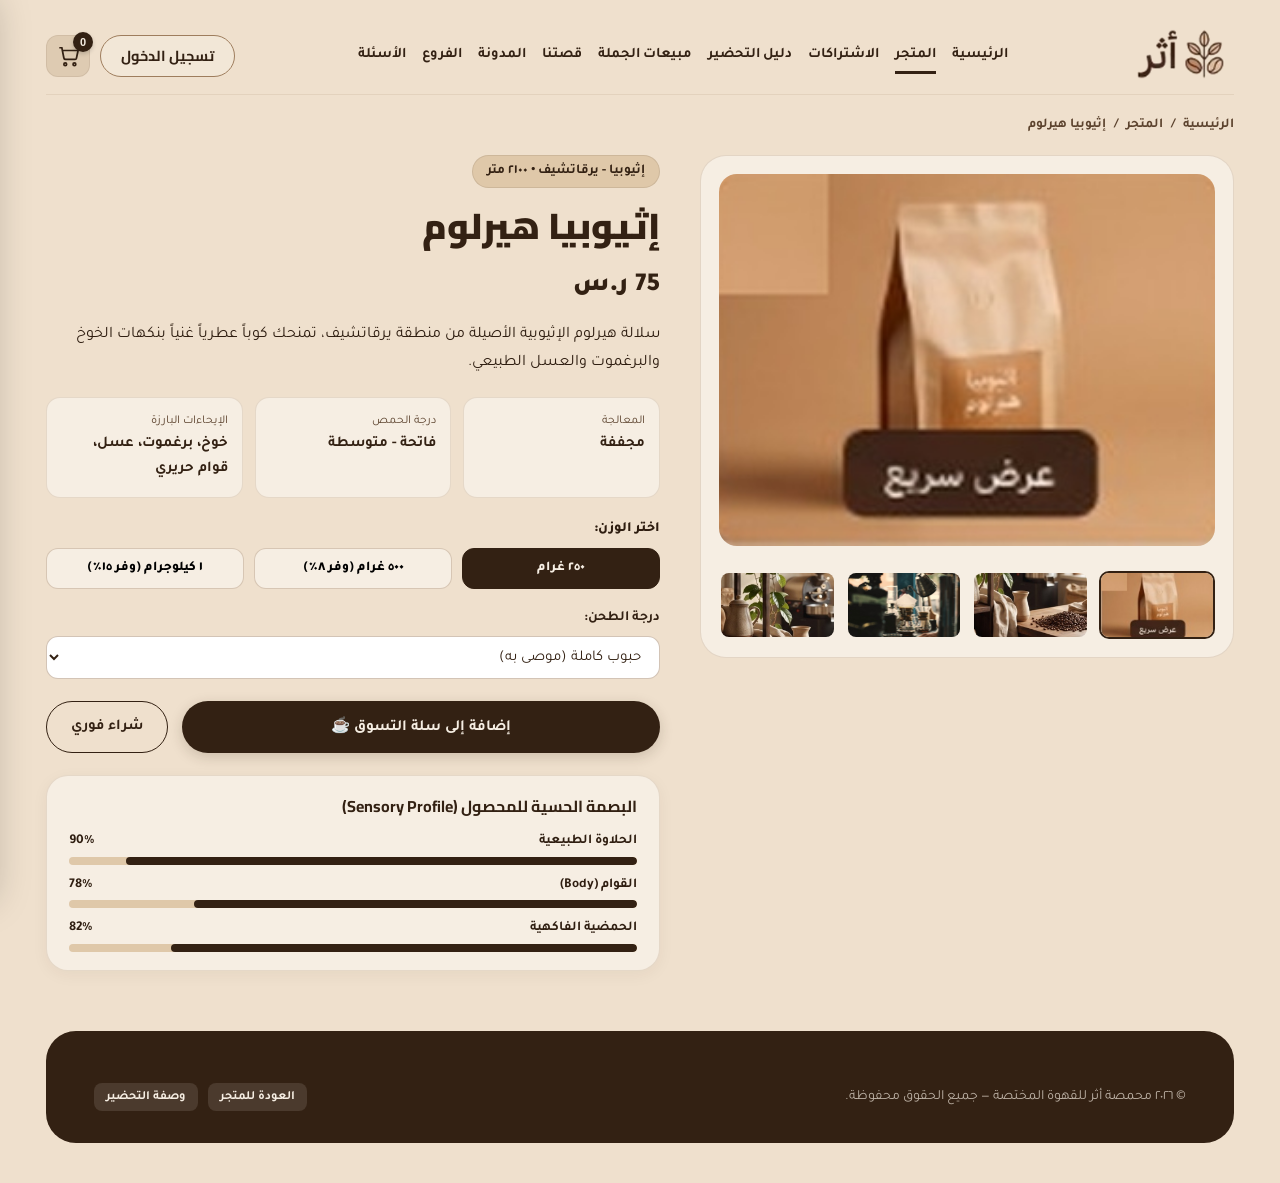
<file: product.html>
<!DOCTYPE html>
<html lang="ar" dir="rtl">
<head>
  <meta charset="UTF-8" />
  <meta name="viewport" content="width=device-width, initial-scale=1.0" />
  <title>تفاصيل المحصول | محمصة أثر</title>
  <link rel="preconnect" href="https://fonts.googleapis.com">
  <link rel="preconnect" href="https://fonts.gstatic.com" crossorigin>
  <link href="https://fonts.googleapis.com/css2?family=Cairo:wght@500;600;700;800;900&family=Tajawal:wght@400;500;700;800&display=swap" rel="stylesheet">
  <link rel="stylesheet" href="css/athar-theme.css" />
  <style>
    .product-detail-grid {
      display: grid;
      grid-template-columns: 1fr 1.15fr;
      gap: 40px;
      margin-bottom: 56px;
      align-items: start;
    }
    .product-gallery-card {
      background: var(--bg-product-card);
      border-radius: 26px;
      padding: 18px;
      border: 1px solid rgba(158, 125, 93, 0.22);
    }
    .main-prod-img {
      width: 100%;
      aspect-ratio: 4 / 3;
      object-fit: cover;
      border-radius: 18px;
      background: var(--card-brown);
      margin-bottom: 14px;
    }
    .thumb-strip {
      display: grid;
      grid-template-columns: repeat(4, 1fr);
      gap: 10px;
    }
    .thumb-strip img {
      width: 100%;
      height: 68px;
      object-fit: cover;
      border-radius: 10px;
      cursor: pointer;
      border: 2px solid transparent;
    }
    .thumb-strip img.active { border-color: var(--espresso); }
    .spec-badges {
      display: grid;
      grid-template-columns: repeat(3, 1fr);
      gap: 12px;
      margin: 20px 0;
    }
    .spec-box {
      background: var(--bg-product-card);
      padding: 14px;
      border-radius: 14px;
      border: 1px solid rgba(158, 125, 93, 0.2);
    }
    .spec-box span { font-size: 12px; color: var(--text-muted); display: block; }
    .spec-box strong { font-size: 15px; color: var(--espresso); }
    .weight-pills {
      display: flex;
      gap: 10px;
      margin-bottom: 18px;
    }
    .weight-pill {
      flex: 1;
      padding: 11px;
      border-radius: 12px;
      border: 1.5px solid rgba(158, 125, 93, 0.35);
      background: var(--bg-product-card);
      font-family: inherit;
      font-weight: 800;
      cursor: pointer;
    }
    .weight-pill.active {
      background: var(--espresso);
      color: #f6eee3;
      border-color: var(--espresso);
    }
    .meter-row { margin-bottom: 10px; }
    .meter-label { display: flex; justify-content: space-between; font-size: 13.5px; font-weight: 700; margin-bottom: 4px; }
    .meter-bar { height: 8px; background: var(--bg-hero-card); border-radius: 999px; overflow: hidden; }
    .meter-fill { height: 100%; background: var(--espresso); border-radius: 999px; }
    @media (max-width: 860px) {
      .product-detail-grid { grid-template-columns: 1fr; gap: 26px; }
    }
    @media (max-width: 560px) {
      #prodTitle { font-size: 26px !important; }
      #prodPrice { font-size: 22px !important; }
      .spec-badges { grid-template-columns: 1fr; gap: 8px; }
      .weight-pills { flex-direction: column; }
      .thumb-strip { grid-template-columns: repeat(4, 1fr); gap: 6px; }
      .thumb-strip img { height: 52px; }
    }
  </style>
</head>
<body>
  <div class="page-wrapper">
    <!-- HEADER -->
    <header class="site-header">
      <div class="header-actions">
        <button class="icon-btn" id="cartBtn" aria-label="سلة التسوق">
          <span class="cart-badge" id="cartCount">0</span>
          <svg width="22" height="22" viewBox="0 0 24 24" fill="none" stroke="currentColor" stroke-width="1.9"><circle cx="9" cy="21" r="1.5"/><circle cx="19" cy="21" r="1.5"/><path d="M2.5 3h2.8l2.2 11.2a2 2 0 0 0 2 1.6h9.8a2 2 0 0 0 1.9-1.4L23 6H6"/></svg>
        </button>
        <button class="login-btn" id="loginBtn" type="button">تسجيل الدخول</button>
      </div>

      <nav class="main-nav">
        <a href="index.html" class="nav-link">الرئيسية</a>
        <a href="shop.html" class="nav-link active">المتجر</a>
        <a href="subscriptions.html" class="nav-link">الاشتراكات</a>
        <a href="brewing-guide.html" class="nav-link">دليل التحضير</a>
        <a href="wholesale.html" class="nav-link">مبيعات الجملة</a>
        <a href="about.html" class="nav-link">قصتنا</a>
        <a href="blog.html" class="nav-link">المدونة</a>
        <a href="locations.html" class="nav-link">الفروع</a>
        <a href="faq.html" class="nav-link">الأسئلة</a>
      </nav>

      <a href="index.html" class="brand-logo"><img src="assets/logo.png" alt="أثر" /></a>
    </header>

    <div class="breadcrumb" style="margin-bottom: 18px;">
      <a href="index.html">الرئيسية</a> / <a href="shop.html">المتجر</a> / <span id="bcTitle">إثيوبيا هيرلوم</span>
    </div>

    <!-- PRODUCT DETAIL SECTION -->
    <section class="product-detail-grid">
      <div class="product-gallery-card">
        <img src="assets/prod4.jpg" alt="إثيوبيا هيرلوم" class="main-prod-img" id="mainProdImg" />
        <div class="thumb-strip">
          <img src="assets/prod4.jpg" class="active" onclick="swapImg(this)" alt="" />
          <img src="assets/story-beans.jpg" onclick="swapImg(this)" alt="" />
          <img src="assets/gallery3.jpg" onclick="swapImg(this)" alt="" />
          <img src="assets/story-roaster.jpg" onclick="swapImg(this)" alt="" />
        </div>
      </div>

      <div>
        <span class="badge-pill" id="prodOriginBadge">إثيوبيا - يرقاتشيف • ارتفاع ٢١٠٠ متر</span>
        <h1 style="font-size: 36px; font-weight: 900; margin-bottom: 10px;" id="prodTitle">إثيوبيا هيرلوم</h1>
        <p style="font-size: 26px; font-weight: 900; color: var(--espresso); margin-bottom: 14px;" id="prodPrice">٧٥ ر.س</p>
        <p style="font-size: 16px; color: var(--text-main); line-height: 1.75; margin-bottom: 18px;" id="prodDesc">
          سلالة هيرلوم الإثيوبية الأصيلة من منطقة يرقاتشيف، تمنحك كوباً عطرياً غنياً بنكهات الخوخ والبرغموت والعسل الطبيعي.
        </p>

        <div class="spec-badges">
          <div class="spec-box"><span>المعالجة</span><strong id="prodProcess">مجففة</strong></div>
          <div class="spec-box"><span>درجة الحمص</span><strong id="prodRoast">فاتحة - متوسطة</strong></div>
          <div class="spec-box"><span>الإيحاءات البارزة</span><strong id="prodNotes">خوخ، برغموت، عسل</strong></div>
        </div>

        <label style="display: block; font-size: 14px; font-weight: 800; margin-bottom: 8px;">اختر الوزن:</label>
        <div class="weight-pills">
          <button class="weight-pill active" data-mult="1" onclick="selectWeight(this, 1)">٢٥٠ غرام</button>
          <button class="weight-pill" data-mult="1.85" onclick="selectWeight(this, 1.85)">٥٠٠ غرام (وفر ٨٪)</button>
          <button class="weight-pill" data-mult="3.4" onclick="selectWeight(this, 3.4)">١ كيلوجرام (وفر ١٥٪)</button>
        </div>

        <div class="form-group">
          <label>درجة الطحن:</label>
          <select id="detailGrind" class="form-select">
            <option value="حبوب كاملة (موصى به)">حبوب كاملة (موصى به)</option>
            <option value="طحنة تقطير V60 / كيمكس">طحنة تقطير V60 / كيمكس</option>
            <option value="طحنة إسبريسو ناعمة">طحنة إسبريسو ناعمة</option>
            <option value="طحنة فرنش برس">طحنة فرنش برس</option>
          </select>
        </div>

        <div style="display: flex; gap: 14px; margin: 22px 0;">
          <button class="btn-primary" style="flex: 1; padding: 15px;" id="addDetailToCartBtn">إضافة إلى سلة التسوق ☕</button>
          <a href="checkout.html" class="btn-outline">شراء فوري</a>
        </div>

        <!-- Sensory Profile Meters -->
        <div class="surface-card" style="padding: 18px 22px;">
          <h4 style="margin-bottom: 12px;">البصمة الحسية للمحصول (Sensory Profile)</h4>
          <div class="meter-row">
            <div class="meter-label"><span>الحلاوة الطبيعية</span><span>90%</span></div>
            <div class="meter-bar"><div class="meter-fill" style="width: 90%;"></div></div>
          </div>
          <div class="meter-row">
            <div class="meter-label"><span>القوام (Body)</span><span>78%</span></div>
            <div class="meter-bar"><div class="meter-fill" style="width: 78%;"></div></div>
          </div>
          <div class="meter-row" style="margin-bottom: 0;">
            <div class="meter-label"><span>الحمضية الفاكهية</span><span>82%</span></div>
            <div class="meter-bar"><div class="meter-fill" style="width: 82%;"></div></div>
          </div>
        </div>
      </div>
    </section>

    <!-- FOOTER -->
    <footer class="site-footer">
      <div class="footer-bottom" style="padding-top: 0;">
        <span>© ٢٠٢٦ محمصة أثر للقهوة المختصة — جميع الحقوق محفوظة.</span>
        <div class="payment-badges">
          <a href="shop.html" class="pay-pill">العودة للمتجر</a>
          <a href="brewing-guide.html" class="pay-pill">وصفة التحضير</a>
        </div>
      </div>
    </footer>
  </div>

  <!-- CART DRAWER -->
  <div class="modal-backdrop" id="cartBackdrop"></div>
  <aside class="cart-drawer" id="cartDrawer">
    <div class="modal-header">
      <h3>سلة التسوق</h3>
      <button class="modal-close" id="closeCartBtn">×</button>
    </div>
    <div class="cart-items-list" id="cartItemsList"></div>
    <div style="border-top: 1px solid rgba(158,125,93,0.25); padding-top: 16px;">
      <div style="display: flex; justify-content: space-between; font-size: 18px; font-weight: 800; margin-bottom: 14px;">
        <span>الإجمالي:</span>
        <span id="cartTotalPrice">٠ ر.س</span>
      </div>
      <button class="btn-primary" id="checkoutBtn" style="width: 100%;">إتمام الطلب</button>
    </div>
  </aside>

  <script src="js/athar-core.js"></script>
  <script>
    const params = new URLSearchParams(window.location.search);
    const prodId = params.get('id') || 'athar-04';
    const currentProd = ATHAR_CATALOG.find(p => p.id === prodId) || ATHAR_CATALOG[3];
    let currentMultiplier = 1;

    document.getElementById('bcTitle').textContent = currentProd.title;
    document.getElementById('prodTitle').textContent = currentProd.title;
    document.getElementById('prodOriginBadge').textContent = `${currentProd.origin} • ${currentProd.altitude}`;
    document.getElementById('prodPrice').textContent = `${currentProd.price} ر.س`;
    document.getElementById('prodDesc').textContent = currentProd.desc;
    document.getElementById('prodProcess').textContent = currentProd.process;
    document.getElementById('prodRoast').textContent = currentProd.roast;
    document.getElementById('prodNotes').textContent = currentProd.notes;
    document.getElementById('mainProdImg').src = currentProd.img;

    function swapImg(el) {
      document.querySelectorAll('.thumb-strip img').forEach(i => i.classList.remove('active'));
      el.classList.add('active');
      document.getElementById('mainProdImg').src = el.src;
    }

    function selectWeight(btn, mult) {
      document.querySelectorAll('.weight-pill').forEach(b => b.classList.remove('active'));
      btn.classList.add('active');
      currentMultiplier = mult;
      const newPrice = Math.round(currentProd.price * mult);
      document.getElementById('prodPrice').textContent = `${newPrice} ر.س`;
    }

    document.getElementById('addDetailToCartBtn').addEventListener('click', () => {
      const finalPrice = Math.round(currentProd.price * currentMultiplier);
      const grind = document.getElementById('detailGrind').value;
      AtharStore.addItem(currentProd.title, finalPrice, currentProd.img, grind);
    });
  </script>
</body>
</html>
</file>
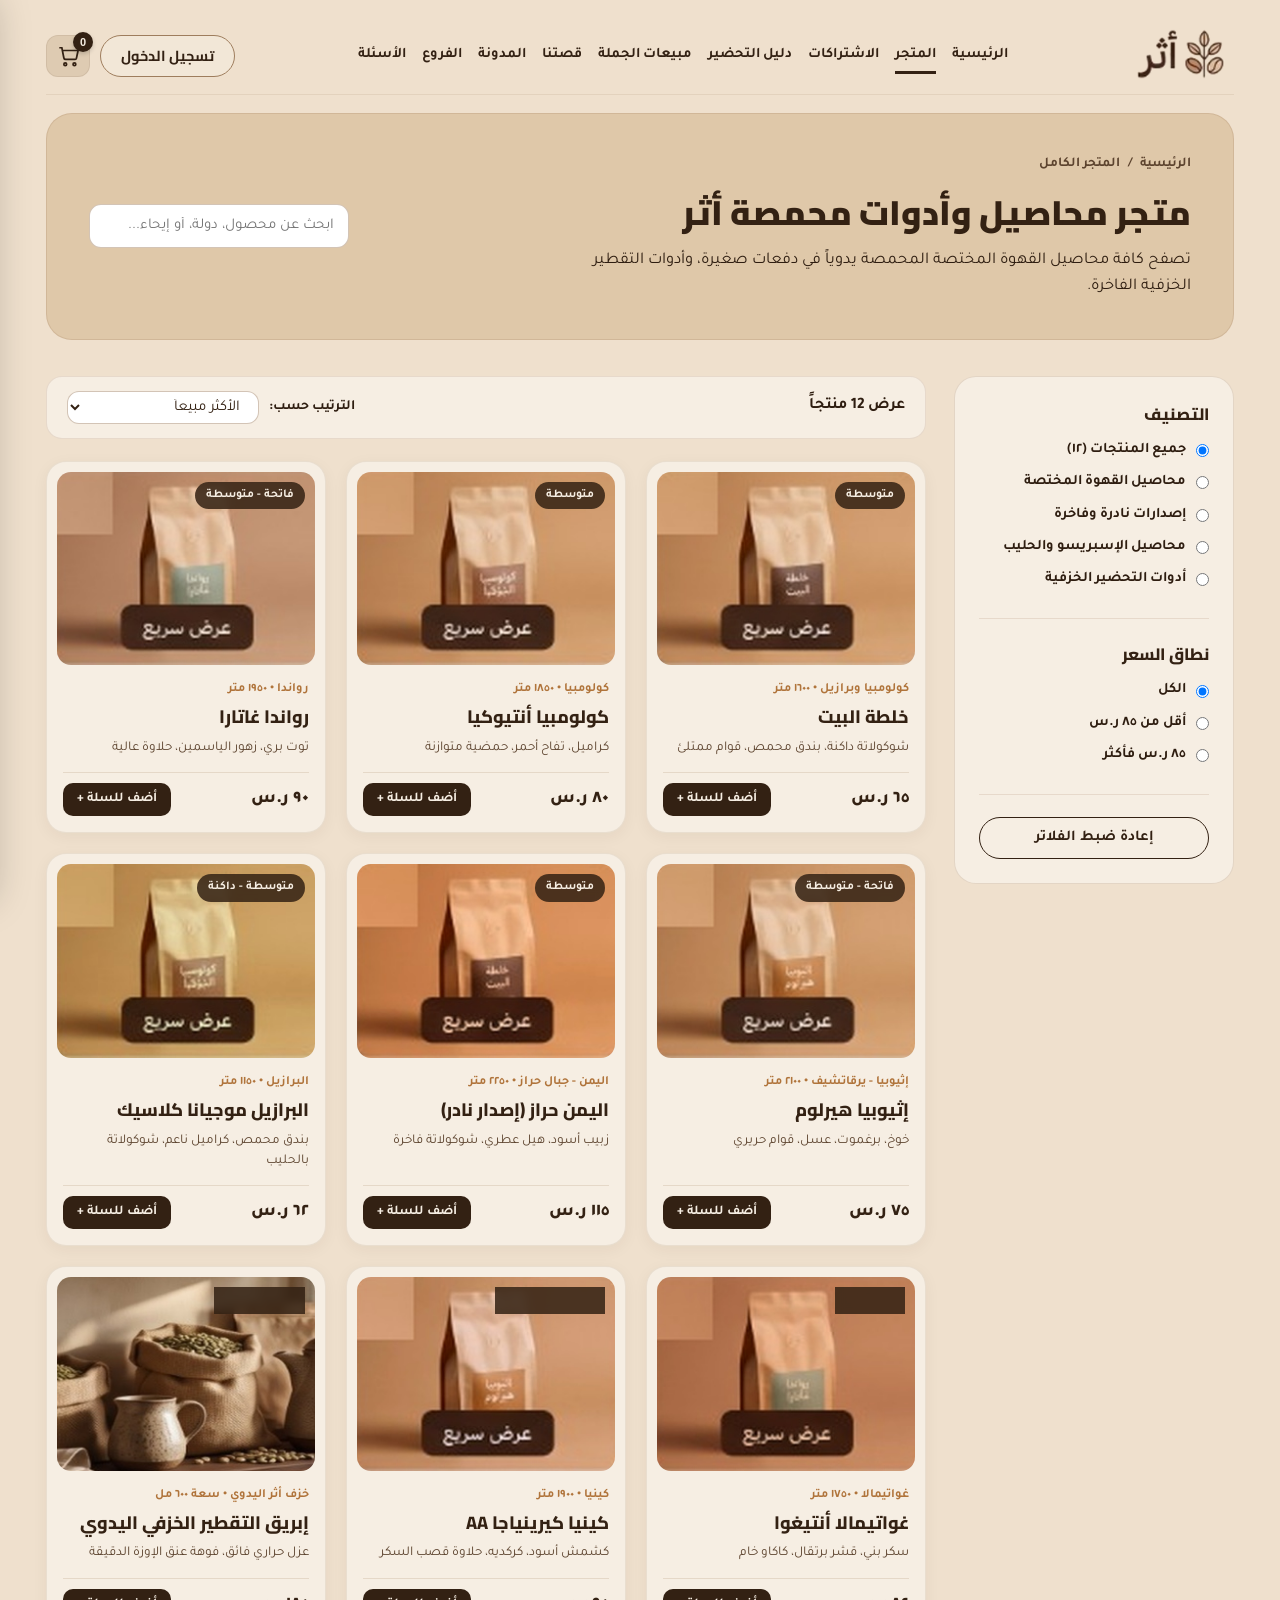
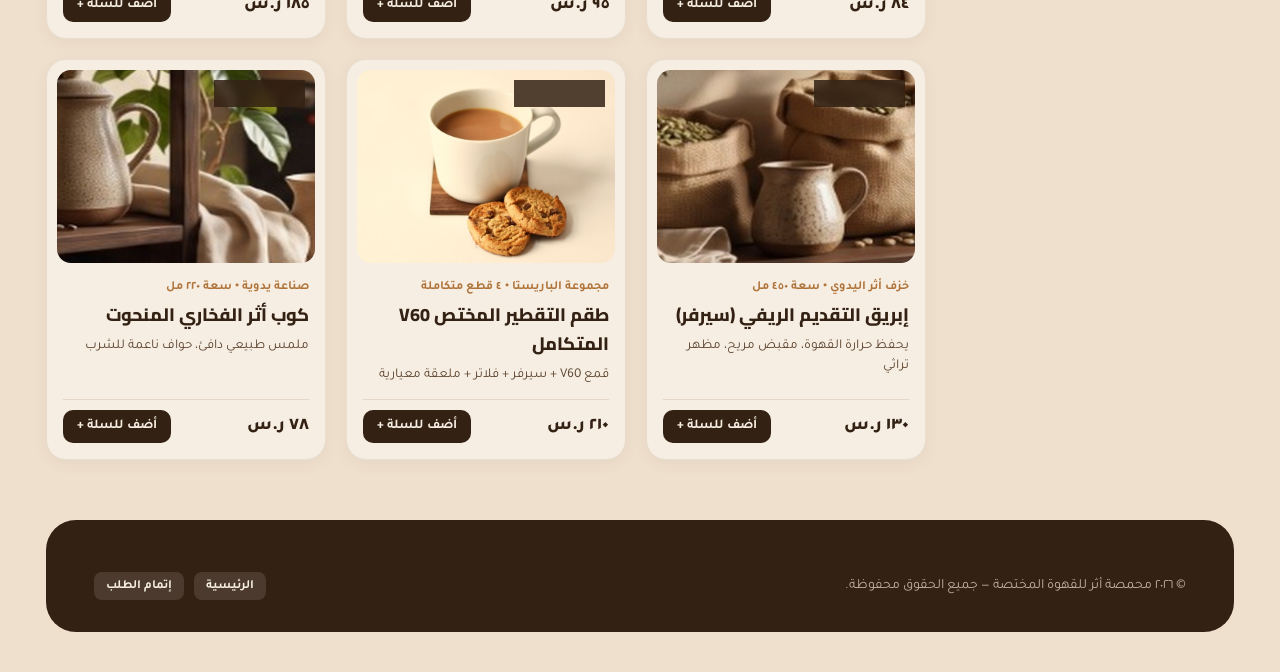
<file: shop.html>
<!DOCTYPE html>
<html lang="ar" dir="rtl">
<head>
  <meta charset="UTF-8" />
  <meta name="viewport" content="width=device-width, initial-scale=1.0" />
  <title>المتجر الكامل وتصفية المحاصيل | محمصة أثر</title>
  <link rel="preconnect" href="https://fonts.googleapis.com">
  <link rel="preconnect" href="https://fonts.gstatic.com" crossorigin>
  <link href="https://fonts.googleapis.com/css2?family=Cairo:wght@500;600;700;800;900&family=Tajawal:wght@400;500;700;800&display=swap" rel="stylesheet">
  <link rel="stylesheet" href="css/athar-theme.css" />
  <style>
    .shop-layout {
      display: grid;
      grid-template-columns: 280px 1fr;
      gap: 28px;
      align-items: start;
    }
    .filter-sidebar {
      background: var(--bg-product-card);
      border-radius: 22px;
      padding: 24px;
      border: 1px solid rgba(158, 125, 93, 0.22);
      position: sticky;
      top: 86px;
    }
    .filter-group {
      margin-bottom: 22px;
      padding-bottom: 18px;
      border-bottom: 1px solid rgba(158, 125, 93, 0.18);
    }
    .filter-group:last-child { border-bottom: none; margin-bottom: 0; padding-bottom: 0; }
    .filter-group h4 { font-size: 16.5px; font-weight: 800; margin-bottom: 12px; }
    .filter-option {
      display: flex;
      align-items: center;
      gap: 10px;
      font-size: 14.5px;
      font-weight: 700;
      color: var(--text-main);
      margin-bottom: 9px;
      cursor: pointer;
    }
    .shop-toolbar {
      background: var(--bg-product-card);
      border-radius: 16px;
      padding: 14px 20px;
      margin-bottom: 22px;
      display: flex;
      align-items: center;
      justify-content: space-between;
      flex-wrap: wrap;
      gap: 14px;
      border: 1px solid rgba(158, 125, 93, 0.18);
    }
    .shop-grid {
      display: grid;
      grid-template-columns: repeat(3, 1fr);
      gap: 20px;
    }
    @media (max-width: 980px) {
      .shop-layout { grid-template-columns: 1fr; }
      .filter-sidebar { position: static; }
      .shop-grid { grid-template-columns: repeat(2, 1fr); }
    }
    @media (max-width: 640px) {
      .shop-grid { grid-template-columns: 1fr; }
      .shop-toolbar { flex-direction: column; align-items: stretch; }
      .shop-toolbar > div { width: 100%; display: flex; flex-direction: column; gap: 10px; }
      .shop-toolbar input, .shop-toolbar select { width: 100% !important; }
    }
  </style>
</head>
<body>
  <div class="page-wrapper">
    <!-- HEADER -->
    <header class="site-header">
      <div class="header-actions">
        <button class="icon-btn" id="cartBtn" aria-label="سلة التسوق">
          <span class="cart-badge" id="cartCount">0</span>
          <svg width="22" height="22" viewBox="0 0 24 24" fill="none" stroke="currentColor" stroke-width="1.9"><circle cx="9" cy="21" r="1.5"/><circle cx="19" cy="21" r="1.5"/><path d="M2.5 3h2.8l2.2 11.2a2 2 0 0 0 2 1.6h9.8a2 2 0 0 0 1.9-1.4L23 6H6"/></svg>
        </button>
        <button class="login-btn" id="loginBtn" type="button">تسجيل الدخول</button>
      </div>

      <nav class="main-nav">
        <a href="index.html" class="nav-link">الرئيسية</a>
        <a href="shop.html" class="nav-link active">المتجر</a>
        <a href="subscriptions.html" class="nav-link">الاشتراكات</a>
        <a href="brewing-guide.html" class="nav-link">دليل التحضير</a>
        <a href="wholesale.html" class="nav-link">مبيعات الجملة</a>
        <a href="about.html" class="nav-link">قصتنا</a>
        <a href="blog.html" class="nav-link">المدونة</a>
        <a href="locations.html" class="nav-link">الفروع</a>
        <a href="faq.html" class="nav-link">الأسئلة</a>
      </nav>

      <a href="index.html" class="brand-logo"><img src="assets/logo.png" alt="أثر" /></a>
    </header>

    <!-- PAGE HERO -->
    <section class="page-hero">
      <div>
        <div class="breadcrumb"><a href="index.html">الرئيسية</a> / <span>المتجر الكامل</span></div>
        <h1>متجر محاصيل وأدوات محمصة أثر</h1>
        <p>تصفح كافة محاصيل القهوة المختصة المحمصة يدوياً في دفعات صغيرة، وأدوات التقطير الخزفية الفاخرة.</p>
      </div>
      <div style="min-width: 260px;">
        <input type="search" id="shopSearchInput" class="form-input" placeholder="ابحث عن محصول، دولة، أو إيحاء..." />
      </div>
    </section>

    <!-- SHOP LAYOUT -->
    <div class="shop-layout">
      <aside class="filter-sidebar">
        <div class="filter-group">
          <h4>التصنيف</h4>
          <label class="filter-option"><input type="radio" name="cat" value="all" checked /> جميع المنتجات (١٢)</label>
          <label class="filter-option"><input type="radio" name="cat" value="specialty" /> محاصيل القهوة المختصة</label>
          <label class="filter-option"><input type="radio" name="cat" value="rare" /> إصدارات نادرة وفاخرة</label>
          <label class="filter-option"><input type="radio" name="cat" value="espresso" /> محاصيل الإسبريسو والحليب</label>
          <label class="filter-option"><input type="radio" name="cat" value="tools" /> أدوات التحضير الخزفية</label>
        </div>

        <div class="filter-group">
          <h4>نطاق السعر</h4>
          <label class="filter-option"><input type="radio" name="price" value="all" checked /> الكل</label>
          <label class="filter-option"><input type="radio" name="price" value="under85" /> أقل من ٨٥ ر.س</label>
          <label class="filter-option"><input type="radio" name="price" value="over85" /> ٨٥ ر.س فأكثر</label>
        </div>

        <button class="btn-outline" style="width: 100%;" id="resetFiltersBtn">إعادة ضبط الفلاتر</button>
      </aside>

      <div>
        <div class="shop-toolbar">
          <strong id="resultsCountText">عرض ١٢ منتجاً</strong>
          <div style="display: flex; align-items: center; gap: 10px;">
            <label style="font-size: 14px; font-weight: 700;">الترتيب حسب:</label>
            <select id="sortSelect" class="form-select" style="width: auto; padding: 7px 14px;">
              <option value="featured">الأكثر مبيعاً</option>
              <option value="price-asc">السعر: من الأقل للأعلى</option>
              <option value="price-desc">السعر: من الأعلى للأقل</option>
            </select>
          </div>
        </div>

        <div class="shop-grid" id="shopProductsGrid"></div>
      </div>
    </div>

    <!-- FOOTER -->
    <footer class="site-footer">
      <div class="footer-bottom" style="padding-top: 0;">
        <span>© ٢٠٢٦ محمصة أثر للقهوة المختصة — جميع الحقوق محفوظة.</span>
        <div class="payment-badges">
          <a href="index.html" class="pay-pill">الرئيسية</a>
          <a href="checkout.html" class="pay-pill">إتمام الطلب</a>
        </div>
      </div>
    </footer>
  </div>

  <!-- SLIDE-OVER CART DRAWER -->
  <div class="modal-backdrop" id="cartBackdrop"></div>
  <aside class="cart-drawer" id="cartDrawer">
    <div class="modal-header">
      <h3>سلة التسوق</h3>
      <button class="modal-close" id="closeCartBtn">×</button>
    </div>
    <div class="cart-items-list" id="cartItemsList"></div>
    <div style="border-top: 1px solid rgba(158,125,93,0.25); padding-top: 16px;">
      <div style="display: flex; justify-content: space-between; font-size: 18px; font-weight: 800; margin-bottom: 14px;">
        <span>الإجمالي:</span>
        <span id="cartTotalPrice">٠ ر.س</span>
      </div>
      <button class="btn-primary" id="checkoutBtn" style="width: 100%;">الانتقال لإتمام الطلب</button>
    </div>
  </aside>

  <script src="js/athar-core.js"></script>
  <script>
    const gridEl = document.getElementById('shopProductsGrid');
    const searchInput = document.getElementById('shopSearchInput');
    const sortSelect = document.getElementById('sortSelect');
    const countText = document.getElementById('resultsCountText');

    function renderShop() {
      const cat = document.querySelector('input[name="cat"]:checked').value;
      const priceFilter = document.querySelector('input[name="price"]:checked').value;
      const query = searchInput.value.trim().toLowerCase();
      const sort = sortSelect.value;

      let list = ATHAR_CATALOG.filter(item => {
        if (cat !== 'all' && item.category !== cat) return false;
        if (priceFilter === 'under85' && item.price >= 85) return false;
        if (priceFilter === 'over85' && item.price < 85) return false;
        if (query && !(item.title.includes(query) || item.origin.includes(query) || item.notes.includes(query))) return false;
        return true;
      });

      if (sort === 'price-asc') list.sort((a, b) => a.price - b.price);
      if (sort === 'price-desc') list.sort((a, b) => b.price - a.price);

      countText.textContent = `عرض ${list.length} منتجاً`;

      gridEl.innerHTML = list.map(p => `
        <article class="catalog-card">
          <a href="product.html?id=${p.id}" class="catalog-thumb">
            <span class="roast-tag">${p.roast}</span>
            <img src="${p.img}" alt="${p.title}" />
          </a>
          <div class="catalog-body">
            <span class="catalog-origin">${p.origin} • ${p.altitude}</span>
            <a href="product.html?id=${p.id}"><h3 class="catalog-title">${p.title}</h3></a>
            <p class="catalog-notes">${p.notes}</p>
            <div class="catalog-footer">
              <span class="catalog-price">${p.priceLabel}</span>
              <button class="add-cart-sm" onclick="AtharStore.addItem('${p.title}', ${p.price}, '${p.img}')">أضف للسلة +</button>
            </div>
          </div>
        </article>
      `).join('');
    }

    document.querySelectorAll('input[name="cat"], input[name="price"]').forEach(r => r.addEventListener('change', renderShop));
    searchInput.addEventListener('input', renderShop);
    sortSelect.addEventListener('change', renderShop);
    document.getElementById('resetFiltersBtn').addEventListener('click', () => {
      document.querySelector('input[name="cat"][value="all"]').checked = true;
      document.querySelector('input[name="price"][value="all"]').checked = true;
      searchInput.value = '';
      sortSelect.value = 'featured';
      renderShop();
    });

    renderShop();
  </script>
</body>
</html>
</file>
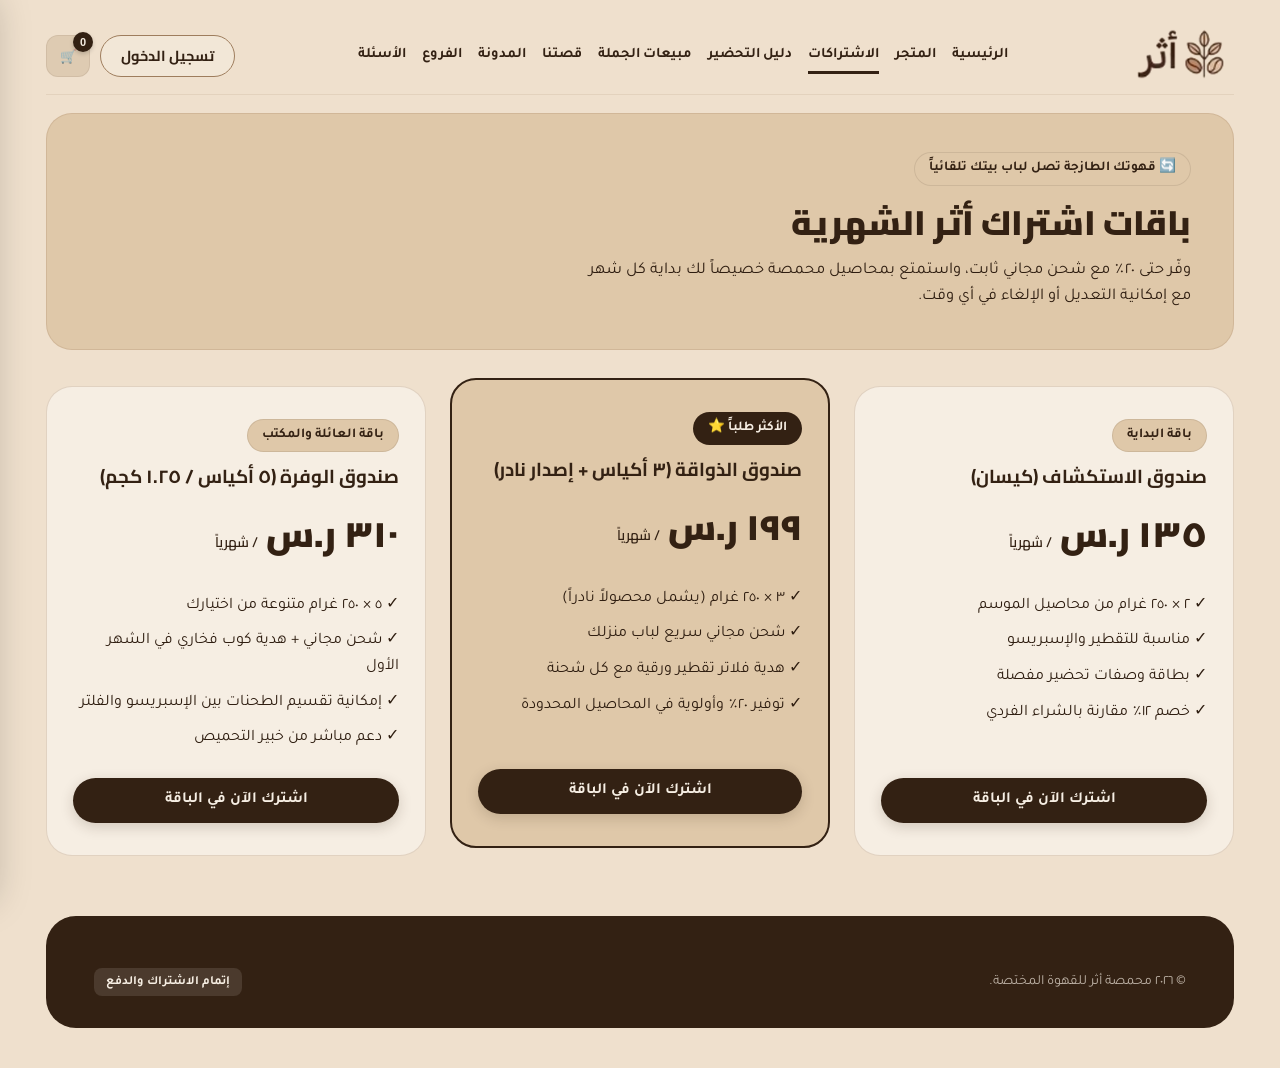
<file: subscriptions.html>
<!DOCTYPE html>
<html lang="ar" dir="rtl">
<head>
  <meta charset="UTF-8" />
  <meta name="viewport" content="width=device-width, initial-scale=1.0" />
  <title>باقات الاشتراك الشهري | محمصة أثر</title>
  <link rel="preconnect" href="https://fonts.googleapis.com">
  <link rel="preconnect" href="https://fonts.gstatic.com" crossorigin>
  <link href="https://fonts.googleapis.com/css2?family=Cairo:wght@500;600;700;800;900&family=Tajawal:wght@400;500;700;800&display=swap" rel="stylesheet">
  <link rel="stylesheet" href="css/athar-theme.css" />
  <style>
    .plans-grid {
      display: grid;
      grid-template-columns: repeat(3, 1fr);
      gap: 24px;
      margin-bottom: 50px;
    }
    .plan-card {
      background: var(--bg-product-card);
      border-radius: 26px;
      padding: 32px 26px;
      border: 1.5px solid rgba(158, 125, 93, 0.25);
      display: flex;
      flex-direction: column;
      position: relative;
      transition: var(--transition);
    }
    .plan-card.featured {
      background: var(--bg-hero-card);
      border: 2px solid var(--espresso);
      transform: translateY(-8px);
    }
    .plan-price {
      font-family: 'Cairo', sans-serif;
      font-size: 36px;
      font-weight: 900;
      color: var(--espresso);
      margin: 14px 0;
    }
    .plan-features {
      list-style: none;
      margin: 16px 0 26px;
      display: flex;
      flex-direction: column;
      gap: 10px;
      flex: 1;
    }
    @media (max-width: 920px) {
      .plans-grid { grid-template-columns: 1fr; gap: 18px; }
      .plan-card.featured { transform: none; }
    }
    @media (max-width: 520px) {
      .plan-card { padding: 24px 18px; border-radius: 20px; }
      .plan-price { font-size: 30px; }
    }
  </style>
</head>
<body>
  <div class="page-wrapper">
    <header class="site-header">
      <div class="header-actions">
        <button class="icon-btn" id="cartBtn"><span class="cart-badge" id="cartCount">0</span>🛒</button>
        <button class="login-btn" id="loginBtn" type="button">تسجيل الدخول</button>
      </div>
      <nav class="main-nav">
        <a href="index.html" class="nav-link">الرئيسية</a>
        <a href="shop.html" class="nav-link">المتجر</a>
        <a href="subscriptions.html" class="nav-link active">الاشتراكات</a>
        <a href="brewing-guide.html" class="nav-link">دليل التحضير</a>
        <a href="wholesale.html" class="nav-link">مبيعات الجملة</a>
        <a href="about.html" class="nav-link">قصتنا</a>
        <a href="blog.html" class="nav-link">المدونة</a>
        <a href="locations.html" class="nav-link">الفروع</a>
        <a href="faq.html" class="nav-link">الأسئلة</a>
      </nav>
      <a href="index.html" class="brand-logo"><img src="assets/logo.png" alt="أثر" /></a>
    </header>

    <section class="page-hero">
      <div>
        <span class="badge-pill">🔄 قهوتك الطازجة تصل لباب بيتك تلقائياً</span>
        <h1>باقات اشتراك أثر الشهرية</h1>
        <p>وفّر حتى ٢٠٪ مع شحن مجاني ثابت، واستمتع بمحاصيل محمصة خصيصاً لك بداية كل شهر مع إمكانية التعديل أو الإلغاء في أي وقت.</p>
      </div>
    </section>

    <div class="plans-grid">
      <div class="plan-card">
        <span class="badge-pill" style="width: fit-content;">باقة البداية</span>
        <h3>صندوق الاستكشاف (كيسان)</h3>
        <div class="plan-price">١٣٥ ر.س <span style="font-size: 14px; font-weight: 600;">/ شهرياً</span></div>
        <ul class="plan-features">
          <li>✓ ٢ × ٢٥٠ غرام من محاصيل الموسم</li>
          <li>✓ مناسبة للتقطير والإسبريسو</li>
          <li>✓ بطاقة وصفات تحضير مفصلة</li>
          <li>✓ خصم ١٢٪ مقارنة بالشراء الفردي</li>
        </ul>
        <button class="btn-primary" onclick="AtharStore.addItem('اشتراك شهري: صندوق الاستكشاف', 135, 'assets/prod2.jpg')">اشترك الآن في الباقة</button>
      </div>

      <div class="plan-card featured">
        <span class="badge-pill" style="background: var(--espresso); color: #f6eee3; width: fit-content;">الأكثر طلباً ⭐</span>
        <h3>صندوق الذواقة (٣ أكياس + إصدار نادر)</h3>
        <div class="plan-price">١٩٩ ر.س <span style="font-size: 14px; font-weight: 600;">/ شهرياً</span></div>
        <ul class="plan-features">
          <li>✓ ٣ × ٢٥٠ غرام (يشمل محصولاً نادراً)</li>
          <li>✓ شحن مجاني سريع لباب منزلك</li>
          <li>✓ هدية فلاتر تقطير ورقية مع كل شحنة</li>
          <li>✓ توفير ٢٠٪ وأولوية في المحاصيل المحدودة</li>
        </ul>
        <button class="btn-primary" onclick="AtharStore.addItem('اشتراك شهري: صندوق الذواقة', 199, 'assets/prod3.jpg')">اشترك الآن في الباقة</button>
      </div>

      <div class="plan-card">
        <span class="badge-pill" style="width: fit-content;">باقة العائلة والمكتب</span>
        <h3>صندوق الوفرة (٥ أكياس / ١.٢٥ كجم)</h3>
        <div class="plan-price">٣١٠ ر.س <span style="font-size: 14px; font-weight: 600;">/ شهرياً</span></div>
        <ul class="plan-features">
          <li>✓ ٥ × ٢٥٠ غرام متنوعة من اختيارك</li>
          <li>✓ شحن مجاني + هدية كوب فخاري في الشهر الأول</li>
          <li>✓ إمكانية تقسيم الطحنات بين الإسبريسو والفلتر</li>
          <li>✓ دعم مباشر من خبير التحميص</li>
        </ul>
        <button class="btn-primary" onclick="AtharStore.addItem('اشتراك شهري: صندوق الوفرة', 310, 'assets/prod1.jpg')">اشترك الآن في الباقة</button>
      </div>
    </div>

    <footer class="site-footer">
      <div class="footer-bottom" style="padding-top: 0;">
        <span>© ٢٠٢٦ محمصة أثر للقهوة المختصة.</span>
        <a href="checkout.html" class="pay-pill">إتمام الاشتراك والدفع</a>
      </div>
    </footer>
  </div>

  <div class="modal-backdrop" id="cartBackdrop"></div>
  <aside class="cart-drawer" id="cartDrawer">
    <div class="modal-header"><h3>سلة التسوق</h3><button class="modal-close" id="closeCartBtn">×</button></div>
    <div class="cart-items-list" id="cartItemsList"></div>
    <div style="border-top: 1px solid rgba(158,125,93,0.25); padding-top: 16px;">
      <div style="display: flex; justify-content: space-between; font-size: 18px; font-weight: 800; margin-bottom: 14px;">
        <span>الإجمالي:</span><span id="cartTotalPrice">٠ ر.س</span>
      </div>
      <button class="btn-primary" id="checkoutBtn" style="width: 100%;">إتمام الطلب</button>
    </div>
  </aside>
  <script src="js/athar-core.js"></script>
</body>
</html>
</file>
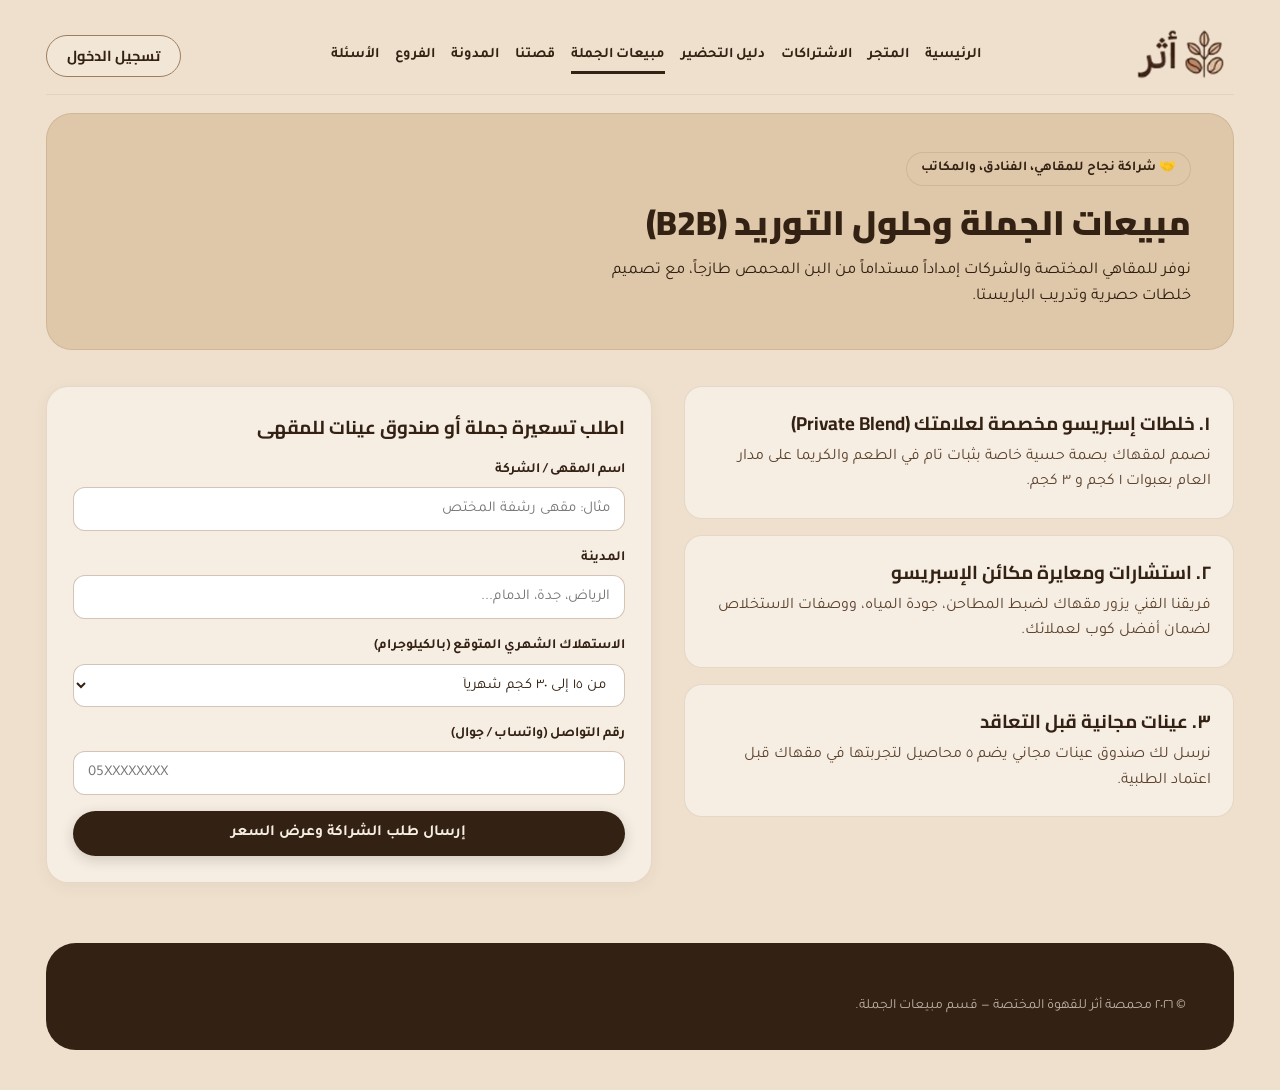
<file: wholesale.html>
<!DOCTYPE html>
<html lang="ar" dir="rtl">
<head>
  <meta charset="UTF-8" />
  <meta name="viewport" content="width=device-width, initial-scale=1.0" />
  <title>مبيعات الجملة وحلول المقاهي (B2B) | محمصة أثر</title>
  <link rel="preconnect" href="https://fonts.googleapis.com">
  <link rel="preconnect" href="https://fonts.gstatic.com" crossorigin>
  <link href="https://fonts.googleapis.com/css2?family=Cairo:wght@500;600;700;800;900&family=Tajawal:wght@400;500;700;800&display=swap" rel="stylesheet">
  <link rel="stylesheet" href="css/athar-theme.css" />
  <style>
    .b2b-grid { display: grid; grid-template-columns: 1fr 1.1fr; gap: 32px; margin-bottom: 48px; }
    .b2b-feature { background: var(--bg-product-card); border-radius: 18px; padding: 22px; margin-bottom: 16px; border: 1px solid rgba(158,125,93,0.2); }
    @media (max-width: 860px) { .b2b-grid { grid-template-columns: 1fr; } }
  </style>
</head>
<body>
  <div class="page-wrapper">
    <header class="site-header">
      <div class="header-actions">
        <button class="login-btn" id="loginBtn" type="button">تسجيل الدخول</button>
      </div>
      <nav class="main-nav">
        <a href="index.html" class="nav-link">الرئيسية</a>
        <a href="shop.html" class="nav-link">المتجر</a>
        <a href="subscriptions.html" class="nav-link">الاشتراكات</a>
        <a href="brewing-guide.html" class="nav-link">دليل التحضير</a>
        <a href="wholesale.html" class="nav-link active">مبيعات الجملة</a>
        <a href="about.html" class="nav-link">قصتنا</a>
        <a href="blog.html" class="nav-link">المدونة</a>
        <a href="locations.html" class="nav-link">الفروع</a>
        <a href="faq.html" class="nav-link">الأسئلة</a>
      </nav>
      <a href="index.html" class="brand-logo"><img src="assets/logo.png" alt="أثر" /></a>
    </header>

    <section class="page-hero">
      <div>
        <span class="badge-pill">🤝 شراكة نجاح للمقاهي، الفنادق، والمكاتب</span>
        <h1>مبيعات الجملة وحلول التوريد (B2B)</h1>
        <p>نوفر للمقاهي المختصة والشركات إمداداً مستداماً من البن المحمص طازجاً، مع تصميم خلطات حصرية وتدريب الباريستا.</p>
      </div>
    </section>

    <div class="b2b-grid">
      <div>
        <div class="b2b-feature">
          <h3>١. خلطات إسبريسو مخصصة لعلامتك (Private Blend)</h3>
          <p style="color: var(--text-muted); margin-top: 6px;">نصمم لمقهاك بصمة حسية خاصة بثبات تام في الطعم والكريما على مدار العام بعبوات ١ كجم و ٣ كجم.</p>
        </div>
        <div class="b2b-feature">
          <h3>٢. استشارات ومعايرة مكائن الإسبريسو</h3>
          <p style="color: var(--text-muted); margin-top: 6px;">فريقنا الفني يزور مقهاك لضبط المطاحن، جودة المياه، ووصفات الاستخلاص لضمان أفضل كوب لعملائك.</p>
        </div>
        <div class="b2b-feature">
          <h3>٣. عينات مجانية قبل التعاقد</h3>
          <p style="color: var(--text-muted); margin-top: 6px;">نرسل لك صندوق عينات مجاني يضم ٥ محاصيل لتجربتها في مقهاك قبل اعتماد الطلبية.</p>
        </div>
      </div>

      <div class="surface-card">
        <h3 style="margin-bottom: 16px;">اطلب تسعيرة جملة أو صندوق عينات للمقهى</h3>
        <form onsubmit="event.preventDefault(); AtharStore.showToast('تم استلام طلب الجملة بنجاح! سيتواصل معك مدير حسابات المقاهي خلال ٢٤ ساعة 🤝'); this.reset();">
          <div class="form-group">
            <label>اسم المقهى / الشركة</label>
            <input type="text" class="form-input" placeholder="مثال: مقهى رشفة المختص" required />
          </div>
          <div class="form-group">
            <label>المدينة</label>
            <input type="text" class="form-input" placeholder="الرياض، جدة، الدمام..." required />
          </div>
          <div class="form-group">
            <label>الاستهلاك الشهري المتوقع (بالكيلوجرام)</label>
            <select class="form-select">
              <option>من ١٥ إلى ٣٠ كجم شهرياً</option>
              <option>من ٣٠ إلى ٨٠ كجم شهرياً</option>
              <option>أكثر من ٨٠ كجم شهرياً</option>
            </select>
          </div>
          <div class="form-group">
            <label>رقم التواصل (واتساب / جوال)</label>
            <input type="tel" class="form-input" placeholder="05XXXXXXXX" required />
          </div>
          <button type="submit" class="btn-primary" style="width: 100%;">إرسال طلب الشراكة وعرض السعر</button>
        </form>
      </div>
    </div>

    <footer class="site-footer">
      <div class="footer-bottom" style="padding-top: 0;">
        <span>© ٢٠٢٦ محمصة أثر للقهوة المختصة — قسم مبيعات الجملة.</span>
      </div>
    </footer>
  </div>
  <script src="js/athar-core.js"></script>
</body>
</html>
</file>
<file: css/athar-theme.css>
/**
 * ============================================================================
 * ATHAR SPECIALTY COFFEE ROASTERY - E-COMMERCE & ROASTERY HTML TEMPLATE
 * Version: 2.0.0 (Commercial Digital Product Edition)
 * Direction: RTL (Arabic First) with Logical Grid Alignment
 * Author: Athar Design System
 * ============================================================================
 * TABLE OF CONTENTS:
 * 1. Design Tokens & CSS Variables (:root)
 * 2. Base Reset & Typography
 * 3. Top Announcement Bar & Sticky Header Navigation
 * 4. Original Signature Hero & Showcase Components
 * 5. Page Banner & Breadcrumbs (Subpages)
 * 6. Cards, Grids, Badges & Buttons
 * 7. Forms, Filters, Tables & Interactive Widgets
 * 8. Slide-Over Cart Drawer, Modals & Toast Notifications
 * 9. Global Footer
 * 10. Responsive Media Queries
 * ============================================================================
 */

/* 1. DESIGN TOKENS & CSS VARIABLES */
:root {
  --bg-page: #efe0cd;
  --bg-section-alt: #e7d4bc;
  --bg-hero-card: #dfc8a9;
  --bg-product-card: #f6eee3;
  --bg-icon-btn: #decbb2;
  --espresso: #332113;
  --espresso-hover: #4a311d;
  --espresso-light: #5c432e;
  --text-main: #2e1d10;
  --text-muted: #5c432e;
  --border-subtle: #9e7d5d;
  --card-brown: #bb8255;
  --accent-gold: #b0743b;
  --success: #1f6e43;
  --success-bg: #dcfce7;
  --warning: #b45309;
  --warning-bg: #fef3c7;
  --danger: #b91c1c;
  --danger-bg: #fee2e2;
  --radius-xl: 26px;
  --radius-lg: 18px;
  --radius-md: 12px;
  --radius-sm: 8px;
  --shadow-sm: 0 4px 16px rgba(51, 33, 19, 0.05);
  --shadow-md: 0 12px 30px rgba(51, 33, 19, 0.09);
  --shadow-lg: 0 24px 48px rgba(51, 33, 19, 0.18);
  --transition: all 0.28s cubic-bezier(0.16, 1, 0.3, 1);
}

/* 2. BASE RESET & TYPOGRAPHY */
* {
  box-sizing: border-box;
  margin: 0;
  padding: 0;
}

html {
  scroll-behavior: smooth;
}

body {
  background-color: var(--bg-page);
  color: var(--text-main);
  font-family: 'Tajawal', 'Cairo', sans-serif;
  min-height: 100vh;
  overflow-x: hidden;
  -webkit-font-smoothing: antialiased;
  line-height: 1.6;
}

h1, h2, h3, h4, h5, h6 {
  font-family: 'Cairo', sans-serif;
  color: var(--espresso);
}

a {
  color: inherit;
  text-decoration: none;
}

.page-wrapper {
  max-width: 1280px;
  margin: 0 auto;
  padding: 18px 46px 40px;
}

/* 3. TOP BAR & STICKY HEADER */
.template-topbar {
  background-color: var(--espresso);
  color: #f6eee3;
  font-size: 13px;
  font-weight: 700;
  padding: 8px 24px;
  border-radius: 999px;
  margin-bottom: 14px;
  display: flex;
  align-items: center;
  justify-content: space-between;
  flex-wrap: wrap;
  gap: 10px;
}

.template-topbar-links {
  display: flex;
  align-items: center;
  gap: 16px;
  flex-wrap: wrap;
}

.template-topbar-links a {
  color: var(--bg-hero-card);
  transition: color 0.2s ease;
}

.template-topbar-links a:hover {
  color: #ffffff;
  text-decoration: underline;
}

.site-header {
  display: flex;
  align-items: center;
  justify-content: space-between;
  gap: 18px;
  margin-bottom: 18px;
  direction: ltr;
  position: sticky;
  top: 0;
  z-index: 50;
  background-color: rgba(239, 224, 205, 0.95);
  backdrop-filter: blur(10px);
  padding: 10px 0;
  border-bottom: 1px solid rgba(158, 125, 93, 0.14);
}

.header-actions {
  display: flex;
  align-items: center;
  gap: 10px;
  flex-shrink: 0;
}

.icon-btn {
  position: relative;
  width: 44px;
  height: 42px;
  border-radius: 12px;
  background-color: var(--bg-icon-btn);
  border: 1px solid rgba(51, 33, 19, 0.08);
  display: inline-flex;
  align-items: center;
  justify-content: center;
  color: var(--espresso);
  cursor: pointer;
  transition: var(--transition);
  flex-shrink: 0;
}

.icon-btn:hover {
  background-color: #d4bd9f;
  transform: translateY(-2px);
}

.cart-badge {
  position: absolute;
  top: -4px;
  right: -4px;
  width: 20px;
  height: 20px;
  border-radius: 50%;
  background-color: var(--espresso);
  color: #f6eee3;
  font-size: 11px;
  font-weight: 700;
  display: flex;
  align-items: center;
  justify-content: center;
  box-shadow: 0 2px 4px rgba(0,0,0,0.18);
  transition: transform 0.2s ease;
}

.login-btn {
  height: 42px;
  padding: 0 20px;
  border-radius: 999px;
  background: rgba(246, 238, 227, 0.45);
  border: 1.3px solid var(--border-subtle);
  color: var(--espresso);
  font-family: 'Cairo', 'Tajawal', sans-serif;
  font-size: 14.5px;
  font-weight: 700;
  line-height: 1;
  white-space: nowrap;
  cursor: pointer;
  transition: var(--transition);
  display: inline-flex;
  align-items: center;
  justify-content: center;
  text-align: center;
  gap: 6px;
  flex-shrink: 0;
  text-decoration: none;
}

.login-btn:hover {
  background: var(--espresso);
  color: #f6eee3;
  border-color: var(--espresso);
}

.main-nav {
  display: flex;
  align-items: center;
  justify-content: center;
  gap: 16px;
  direction: rtl;
  flex-wrap: nowrap;
}

.nav-link {
  text-decoration: none;
  color: var(--espresso);
  font-size: 14.5px;
  font-weight: 700;
  white-space: nowrap;
  position: relative;
  padding: 4px 0;
  transition: color 0.2s ease;
  flex-shrink: 0;
}

.nav-link::after {
  content: '';
  position: absolute;
  bottom: -2px;
  right: 0;
  width: 0;
  height: 2.2px;
  background-color: var(--espresso);
  transition: width 0.25s ease;
}

.nav-link:hover::after,
.nav-link.active::after {
  width: 100%;
}

.brand-logo {
  display: inline-flex;
  align-items: center;
  transition: transform 0.2s ease;
  flex-shrink: 0;
}

.brand-logo:hover {
  transform: scale(1.02);
}

.brand-logo img {
  height: 56px;
  width: auto;
  display: block;
}

/* 5. SUBPAGE HERO BANNER & BREADCRUMBS */
.page-hero {
  background-color: var(--bg-hero-card);
  border-radius: var(--radius-xl);
  padding: 38px 42px;
  margin-bottom: 36px;
  display: flex;
  align-items: center;
  justify-content: space-between;
  gap: 24px;
  flex-wrap: wrap;
  border: 1px solid rgba(158, 125, 93, 0.22);
}

.page-hero h1 {
  font-size: 34px;
  font-weight: 900;
  margin-bottom: 8px;
}

.page-hero p {
  font-size: 16.5px;
  color: var(--text-main);
  max-width: 620px;
}

.breadcrumb {
  display: inline-flex;
  align-items: center;
  gap: 8px;
  font-size: 13.5px;
  font-weight: 700;
  color: var(--text-muted);
  margin-bottom: 10px;
}

/* 6. BUTTONS, BADGES & CARDS */
.btn-primary {
  background-color: var(--espresso);
  color: #f6eee3;
  border: none;
  border-radius: 999px;
  padding: 13px 26px;
  font-family: inherit;
  font-size: 15.5px;
  font-weight: 700;
  cursor: pointer;
  transition: var(--transition);
  box-shadow: 0 4px 14px rgba(51, 33, 19, 0.18);
  display: inline-flex;
  align-items: center;
  justify-content: center;
  gap: 8px;
}

.btn-primary:hover {
  background-color: var(--espresso-hover);
  transform: translateY(-2px);
}

.btn-outline {
  background-color: transparent;
  color: var(--espresso);
  border: 1.5px solid var(--espresso);
  border-radius: 999px;
  padding: 11px 24px;
  font-family: inherit;
  font-size: 15px;
  font-weight: 700;
  cursor: pointer;
  transition: var(--transition);
  display: inline-flex;
  align-items: center;
  justify-content: center;
  gap: 8px;
}

.btn-outline:hover {
  background-color: var(--espresso);
  color: #f6eee3;
}

.badge-pill {
  display: inline-flex;
  align-items: center;
  gap: 6px;
  background-color: var(--bg-hero-card);
  color: var(--espresso);
  padding: 5px 14px;
  border-radius: 999px;
  font-size: 13.5px;
  font-weight: 700;
  margin-bottom: 10px;
  border: 1px solid rgba(51, 33, 19, 0.1);
}

.surface-card {
  background-color: var(--bg-product-card);
  border-radius: 22px;
  padding: 26px;
  border: 1px solid rgba(158, 125, 93, 0.2);
  box-shadow: var(--shadow-sm);
}

/* Catalog Product Cards */
.catalog-grid {
  display: grid;
  grid-template-columns: repeat(4, 1fr);
  gap: 22px;
}

.catalog-card {
  background-color: var(--bg-product-card);
  border-radius: 20px;
  padding: 10px 10px 16px;
  box-shadow: var(--shadow-sm);
  transition: var(--transition);
  display: flex;
  flex-direction: column;
  border: 1px solid rgba(158, 125, 93, 0.15);
}

.catalog-card:hover {
  transform: translateY(-6px);
  box-shadow: var(--shadow-md);
}

.catalog-thumb {
  position: relative;
  aspect-ratio: 4 / 3;
  border-radius: 14px;
  overflow: hidden;
  background-color: var(--card-brown);
  margin-bottom: 14px;
}

.catalog-thumb img {
  width: 100%;
  height: 100%;
  object-fit: cover;
  transition: transform 0.5s ease;
}

.catalog-card:hover .catalog-thumb img {
  transform: scale(1.06);
}

.roast-tag {
  position: absolute;
  top: 10px;
  right: 10px;
  background: rgba(51, 33, 19, 0.85);
  backdrop-filter: blur(4px);
  color: #f6eee3;
  padding: 4px 11px;
  border-radius: 999px;
  font-size: 12px;
  font-weight: 700;
}

.catalog-body {
  padding: 0 6px;
  display: flex;
  flex-direction: column;
  flex: 1;
}

.catalog-origin {
  font-size: 12.5px;
  font-weight: 700;
  color: var(--accent-gold);
  margin-bottom: 4px;
}

.catalog-title {
  font-size: 18px;
  font-weight: 800;
  color: var(--espresso);
  margin-bottom: 6px;
}

.catalog-notes {
  font-size: 13.5px;
  color: var(--text-muted);
  margin-bottom: 14px;
  line-height: 1.5;
}

.catalog-footer {
  margin-top: auto;
  display: flex;
  align-items: center;
  justify-content: space-between;
  padding-top: 10px;
  border-top: 1px solid rgba(158, 125, 93, 0.2);
}

.catalog-price {
  font-size: 18px;
  font-weight: 800;
  color: var(--espresso);
}

.add-cart-sm {
  background-color: var(--espresso);
  color: #f6eee3;
  border: none;
  border-radius: 10px;
  padding: 8px 14px;
  font-family: inherit;
  font-size: 13.5px;
  font-weight: 700;
  cursor: pointer;
  display: inline-flex;
  align-items: center;
  gap: 6px;
  transition: var(--transition);
}

.add-cart-sm:hover {
  background-color: var(--espresso-hover);
  transform: scale(1.04);
}

/* 7. FORMS & INPUTS */
.form-group {
  margin-bottom: 16px;
}

.form-group label {
  display: block;
  font-size: 14px;
  font-weight: 700;
  color: var(--espresso);
  margin-bottom: 6px;
}

.form-input, .form-select, .form-textarea {
  width: 100%;
  padding: 12px 14px;
  border-radius: 12px;
  border: 1.2px solid rgba(158, 125, 93, 0.45);
  background: #ffffff;
  font-family: inherit;
  font-size: 15px;
  color: var(--espresso);
  outline: none;
  transition: border-color 0.2s ease;
}

.form-input:focus, .form-select:focus, .form-textarea:focus {
  border-color: var(--espresso);
}

/* 8. CART DRAWER, MODALS & TOAST */
.modal-backdrop {
  position: fixed;
  inset: 0;
  background: rgba(34, 21, 11, 0.6);
  backdrop-filter: blur(5px);
  display: flex;
  align-items: center;
  justify-content: center;
  z-index: 100;
  opacity: 0;
  pointer-events: none;
  transition: opacity 0.25s ease;
  padding: 20px;
}

.modal-backdrop.open {
  opacity: 1;
  pointer-events: auto;
}

.modal-box {
  background: var(--bg-product-card);
  border-radius: 26px;
  max-width: 540px;
  width: 100%;
  padding: 30px;
  direction: rtl;
  text-align: right;
  box-shadow: var(--shadow-lg);
  transform: translateY(16px) scale(0.97);
  transition: var(--transition);
  border: 1px solid rgba(158, 125, 93, 0.3);
  max-height: 90vh;
  overflow-y: auto;
}

.modal-backdrop.open .modal-box {
  transform: translateY(0) scale(1);
}

.modal-header {
  display: flex;
  align-items: center;
  justify-content: space-between;
  margin-bottom: 20px;
}

.modal-close {
  width: 36px;
  height: 36px;
  border-radius: 50%;
  border: none;
  background: var(--bg-icon-btn);
  color: var(--espresso);
  font-size: 20px;
  cursor: pointer;
  display: flex;
  align-items: center;
  justify-content: center;
}

.cart-drawer {
  position: fixed;
  top: 0;
  left: 0;
  height: 100vh;
  width: 390px;
  max-width: 92vw;
  background: var(--bg-product-card);
  z-index: 120;
  box-shadow: 12px 0 36px rgba(0,0,0,0.22);
  transform: translateX(-105%);
  transition: transform 0.32s cubic-bezier(0.16, 1, 0.3, 1);
  display: flex;
  flex-direction: column;
  direction: rtl;
  padding: 24px;
}

.cart-drawer.open {
  transform: translateX(0);
}

.cart-items-list {
  flex: 1;
  overflow-y: auto;
  display: flex;
  flex-direction: column;
  gap: 14px;
  margin: 16px 0;
}

.cart-item-row {
  display: flex;
  align-items: center;
  gap: 12px;
  background: var(--bg-page);
  padding: 10px;
  border-radius: 14px;
}

.cart-item-row img {
  width: 62px;
  height: 52px;
  object-fit: cover;
  border-radius: 10px;
}

.cart-item-info {
  flex: 1;
}

.cart-item-info h5 {
  font-size: 15px;
  font-weight: 800;
  color: var(--espresso);
}

.cart-item-info span {
  font-size: 13px;
  color: var(--text-muted);
}

.qty-controls {
  display: flex;
  align-items: center;
  gap: 8px;
}

.qty-btn {
  width: 26px;
  height: 26px;
  border-radius: 7px;
  border: none;
  background: var(--bg-hero-card);
  color: var(--espresso);
  font-weight: 800;
  cursor: pointer;
}

.toast {
  position: fixed;
  bottom: 24px;
  left: 24px;
  background: var(--espresso);
  color: #f6eee3;
  padding: 13px 22px;
  border-radius: 14px;
  font-size: 14.5px;
  font-weight: 700;
  box-shadow: 0 10px 25px rgba(0,0,0,0.22);
  transform: translateY(80px);
  opacity: 0;
  transition: var(--transition);
  z-index: 200;
}

.toast.show {
  transform: translateY(0);
  opacity: 1;
}

/* 9. GLOBAL FOOTER */
.site-footer {
  background-color: var(--espresso);
  color: #f6eee3;
  border-radius: 30px;
  padding: 52px 48px 32px;
  direction: rtl;
  margin-top: 60px;
}

.footer-top {
  display: grid;
  grid-template-columns: 1.4fr 1fr 1fr 1.3fr;
  gap: 36px;
  padding-bottom: 36px;
  border-bottom: 1px solid rgba(246, 238, 227, 0.14);
}

.footer-brand p {
  font-size: 15px;
  line-height: 1.7;
  color: rgba(246, 238, 227, 0.8);
  margin: 14px 0 20px;
}

.footer-col h4 {
  font-size: 18px;
  font-weight: 800;
  margin-bottom: 16px;
  color: var(--bg-hero-card);
}

.footer-links {
  list-style: none;
  display: flex;
  flex-direction: column;
  gap: 10px;
}

.footer-links a {
  color: rgba(246, 238, 227, 0.82);
  font-size: 15px;
  transition: color 0.2s ease;
}

.footer-links a:hover {
  color: #ffffff;
}

.newsletter-form {
  display: flex;
  gap: 8px;
  margin-top: 14px;
}

.newsletter-input {
  flex: 1;
  background: rgba(246, 238, 227, 0.1);
  border: 1px solid rgba(246, 238, 227, 0.25);
  border-radius: 12px;
  padding: 11px 14px;
  color: #f6eee3;
  font-family: inherit;
  font-size: 14.5px;
}

.newsletter-btn {
  background: var(--bg-hero-card);
  color: var(--espresso);
  border: none;
  border-radius: 12px;
  padding: 0 18px;
  font-family: inherit;
  font-weight: 800;
  cursor: pointer;
}

.footer-bottom {
  padding-top: 24px;
  display: flex;
  align-items: center;
  justify-content: space-between;
  flex-wrap: wrap;
  gap: 16px;
  font-size: 14px;
  color: rgba(246, 238, 227, 0.7);
}

.payment-badges {
  display: flex;
  gap: 10px;
  flex-wrap: wrap;
}

.pay-pill {
  background: rgba(246, 238, 227, 0.12);
  padding: 4px 12px;
  border-radius: 8px;
  font-size: 12.5px;
  font-weight: 700;
  color: #f6eee3;
}

/* Mobile Hamburger Button (Hidden on Desktop) */
.mobile-menu-btn {
  display: none;
  width: 42px;
  height: 42px;
  border-radius: 12px;
  background-color: var(--bg-icon-btn);
  border: 1px solid rgba(51, 33, 19, 0.1);
  align-items: center;
  justify-content: center;
  color: var(--espresso);
  cursor: pointer;
  transition: var(--transition);
  flex-shrink: 0;
}

.mobile-menu-btn:hover {
  background-color: #d4bd9f;
}

/* 10. RESPONSIVE MEDIA QUERIES (ALL DEVICES: DESKTOP, TABLET, MOBILE) */
@media (max-width: 1140px) {
  .page-wrapper {
    padding: 16px 24px 40px;
  }
  .main-nav {
    gap: 13px;
  }
  .nav-link {
    font-size: 14px;
  }
}

@media (max-width: 992px) {
  .site-header {
    flex-wrap: wrap;
    gap: 12px;
    padding: 10px 0;
  }
  .mobile-menu-btn {
    display: inline-flex;
  }
  .main-nav {
    order: 3;
    width: 100%;
    display: none;
    flex-direction: column;
    align-items: stretch;
    background-color: var(--bg-product-card);
    border-radius: 18px;
    padding: 12px;
    border: 1px solid rgba(158, 125, 93, 0.25);
    box-shadow: 0 14px 30px rgba(51, 33, 19, 0.12);
    gap: 4px;
    margin-top: 4px;
  }
  .main-nav.mobile-open {
    display: flex;
  }
  .nav-link {
    padding: 10px 14px;
    border-radius: 10px;
    font-size: 15px;
    width: 100%;
    text-align: right;
  }
  .nav-link::after {
    display: none;
  }
  .nav-link.active,
  .nav-link:hover {
    background-color: var(--bg-hero-card);
  }
  .catalog-grid {
    grid-template-columns: repeat(2, 1fr);
    gap: 18px;
  }
  .footer-top {
    grid-template-columns: 1fr 1fr;
    gap: 28px;
  }
}

@media (max-width: 768px) {
  .page-wrapper {
    padding: 12px 16px 32px;
  }
  .brand-logo img {
    height: 46px;
  }
  .login-btn {
    height: 38px;
    padding: 0 14px;
    font-size: 13.5px;
  }
  .icon-btn,
  .mobile-menu-btn {
    width: 40px;
    height: 38px;
    border-radius: 10px;
  }
  .page-hero {
    padding: 24px 20px;
    border-radius: 20px;
    margin-bottom: 24px;
  }
  .page-hero h1 {
    font-size: 25px;
  }
  .page-hero p {
    font-size: 15px;
  }
  .surface-card {
    padding: 20px 16px;
    border-radius: 18px;
  }
  .site-footer {
    padding: 34px 20px 24px;
    border-radius: 22px;
    margin-top: 40px;
  }
  .footer-top {
    grid-template-columns: 1fr;
    gap: 24px;
  }
  .modal-box {
    padding: 22px 18px;
    border-radius: 20px;
  }
  .toast {
    left: 16px;
    right: 16px;
    bottom: 16px;
    text-align: center;
  }
}

@media (max-width: 480px) {
  .catalog-grid {
    grid-template-columns: 1fr;
    gap: 16px;
  }
  .newsletter-form {
    flex-direction: column;
  }
  .newsletter-btn {
    padding: 12px;
  }
  .footer-bottom {
    flex-direction: column;
    text-align: center;
    justify-content: center;
  }
  .payment-badges {
    justify-content: center;
  }
}
</file>
